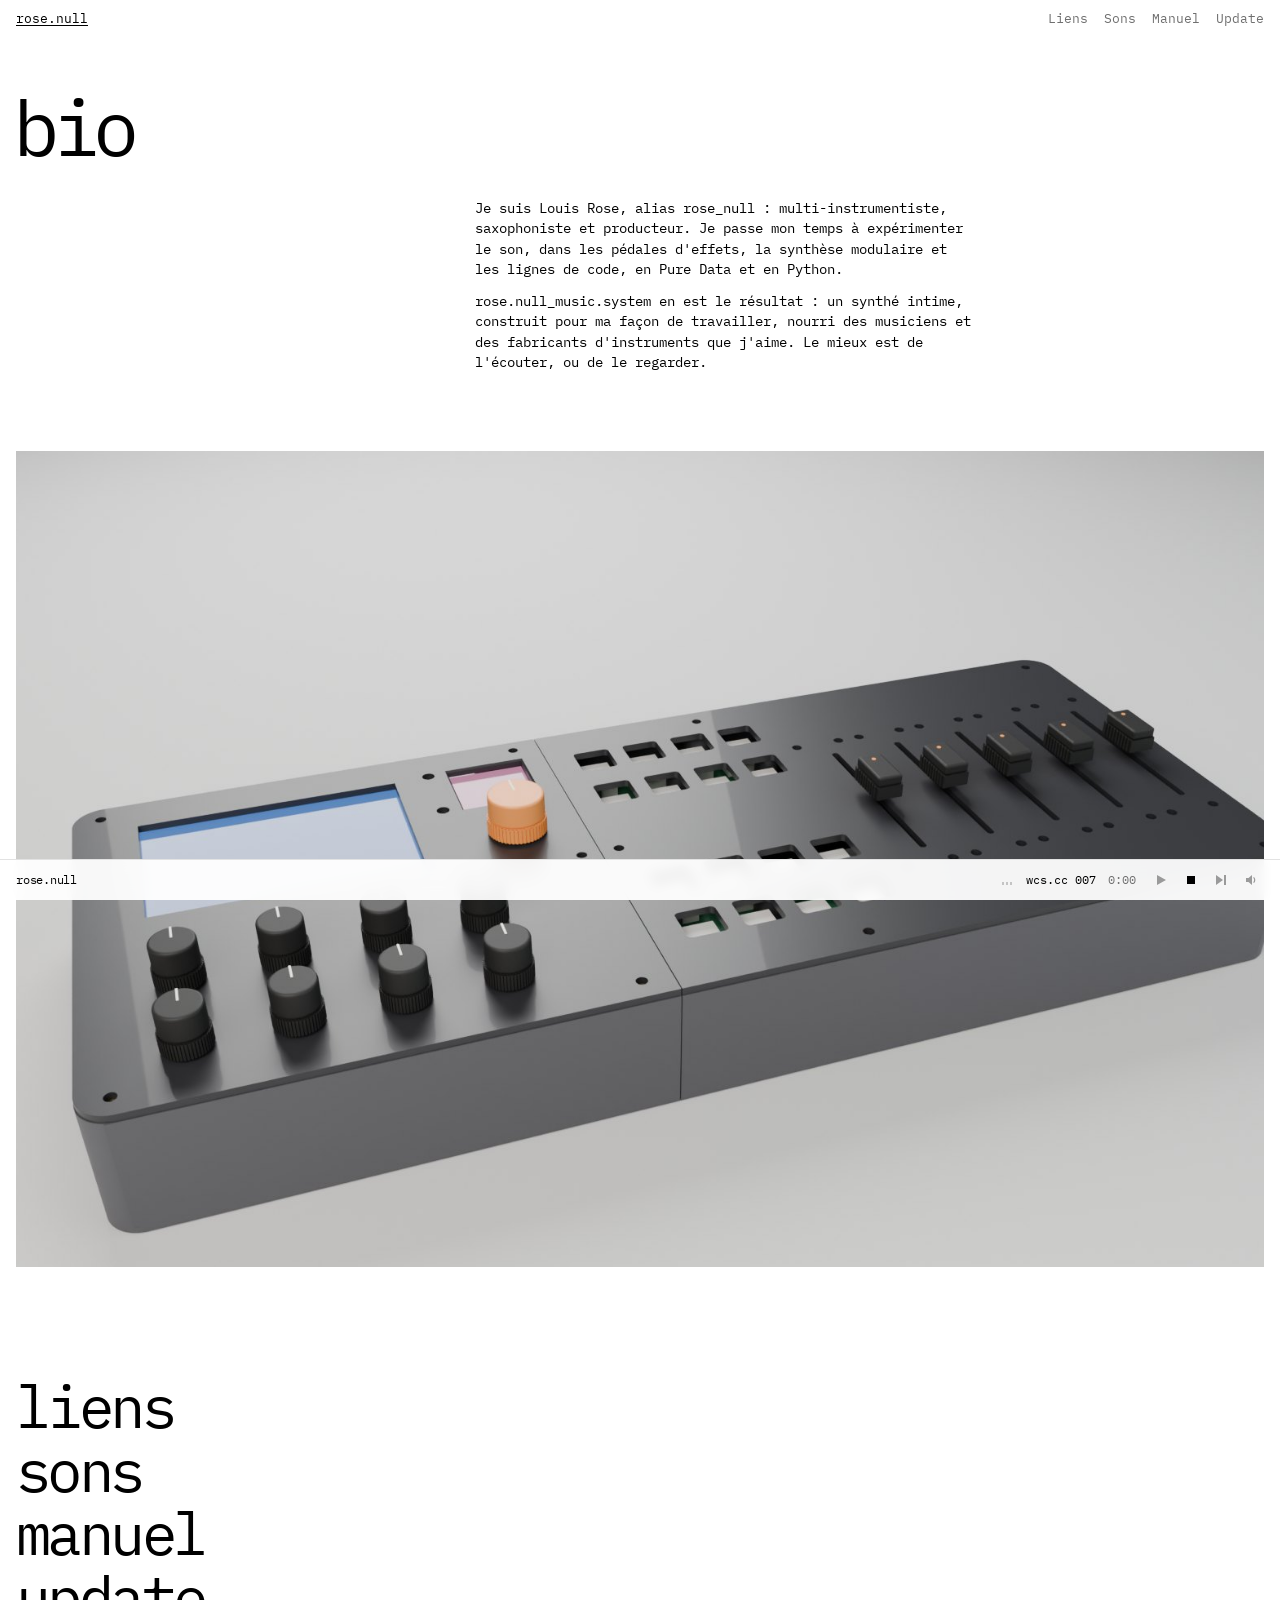
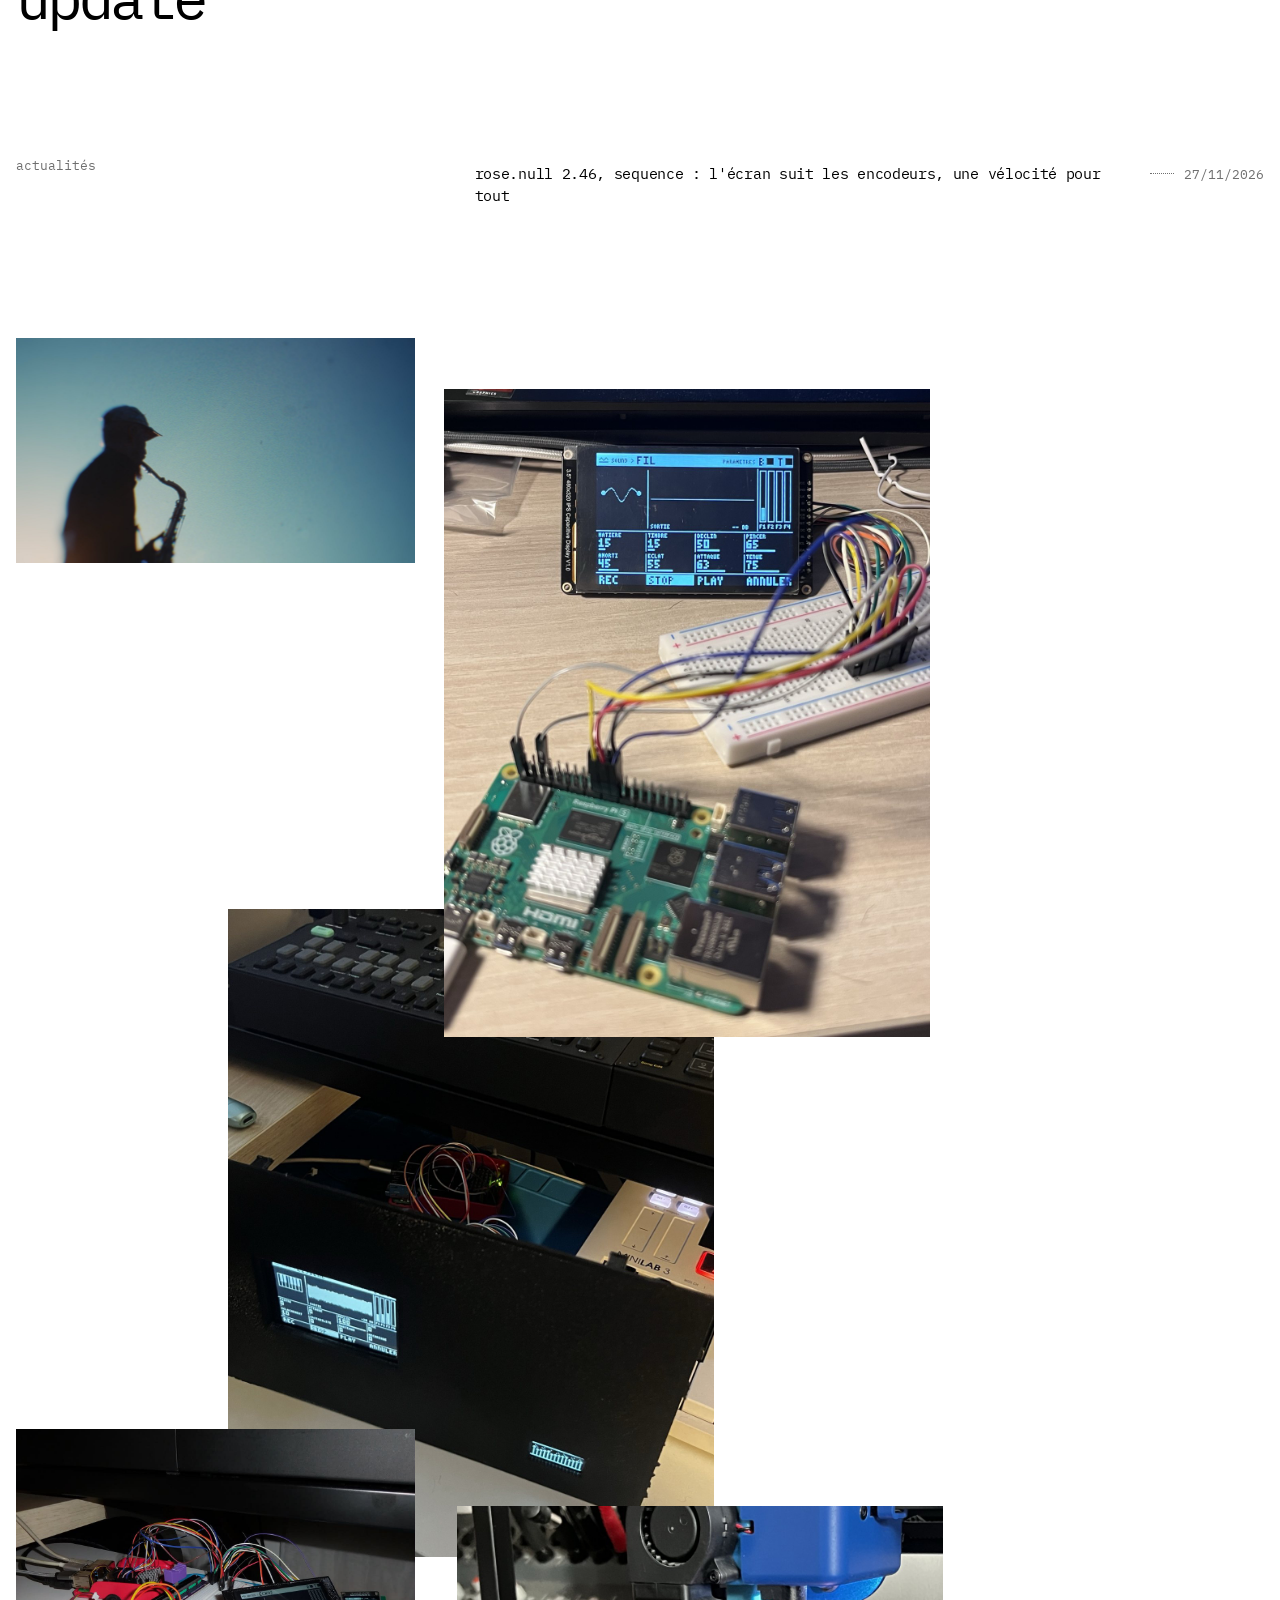
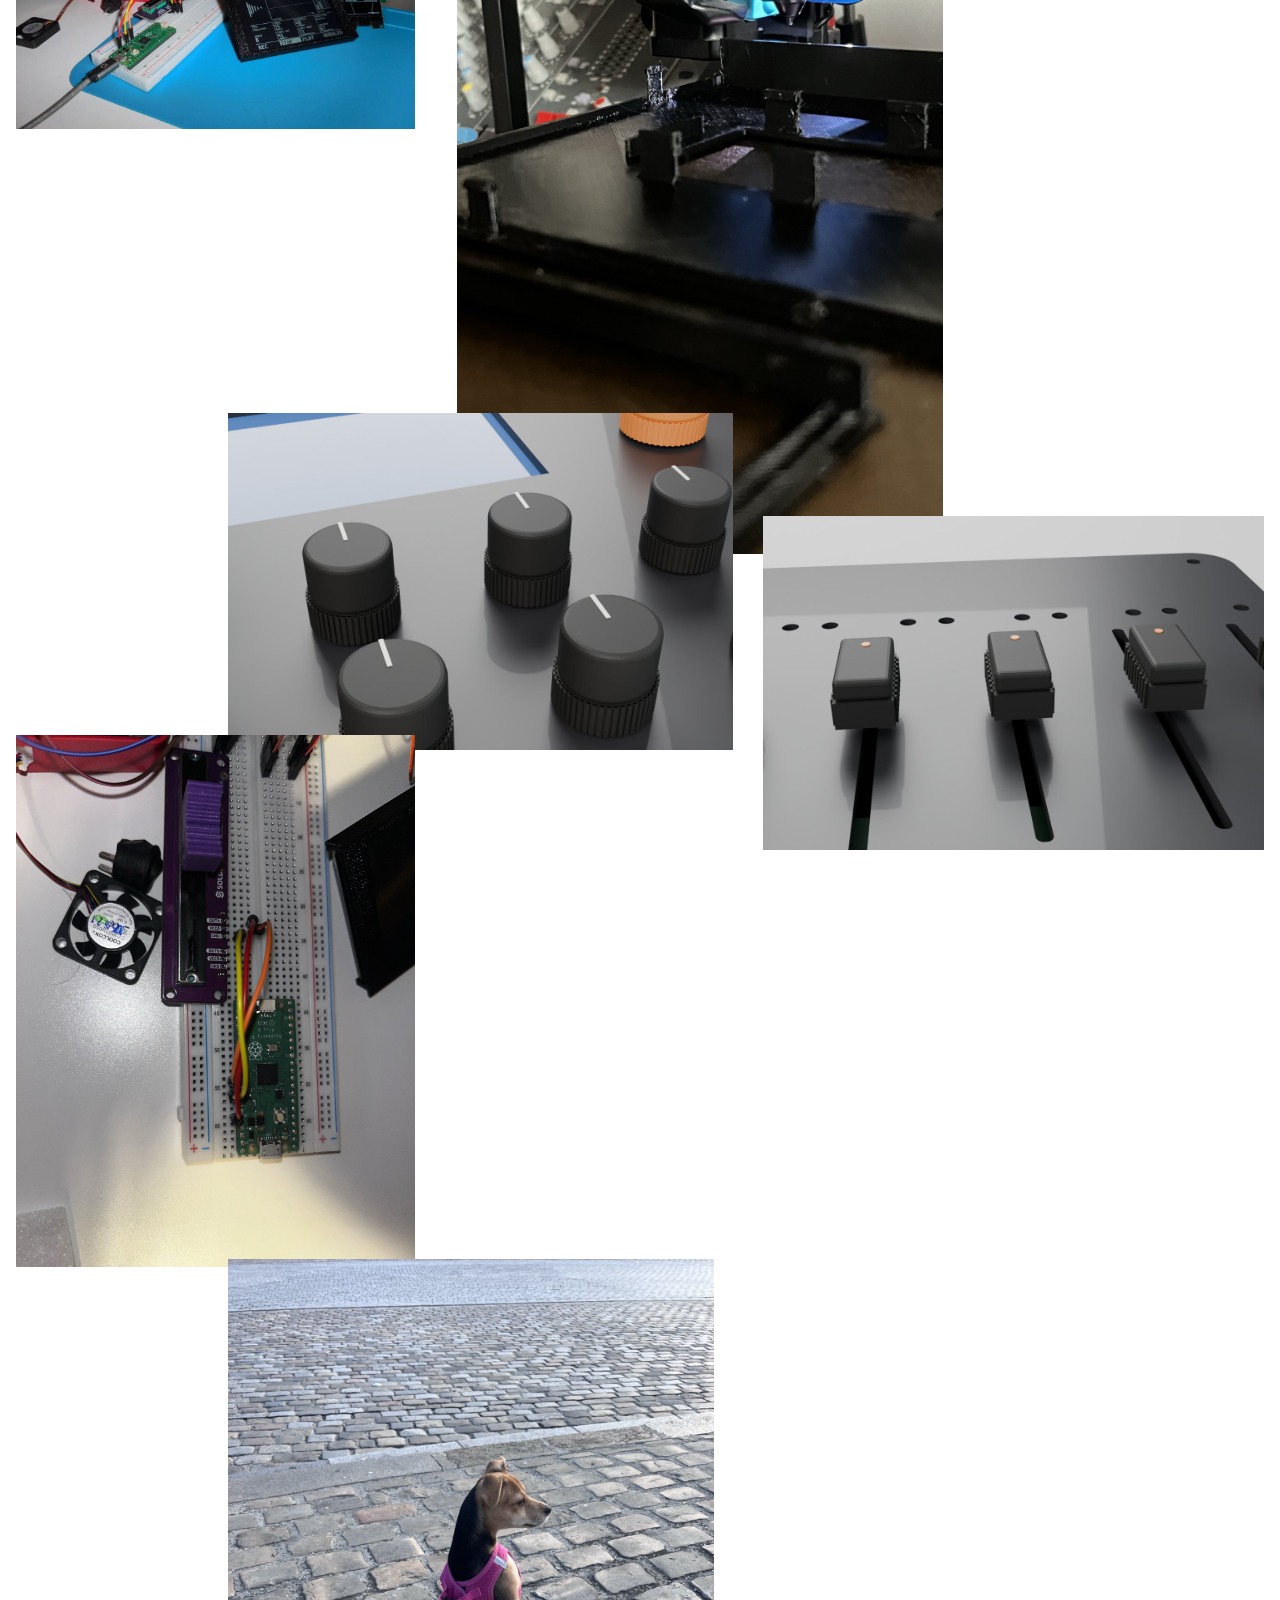
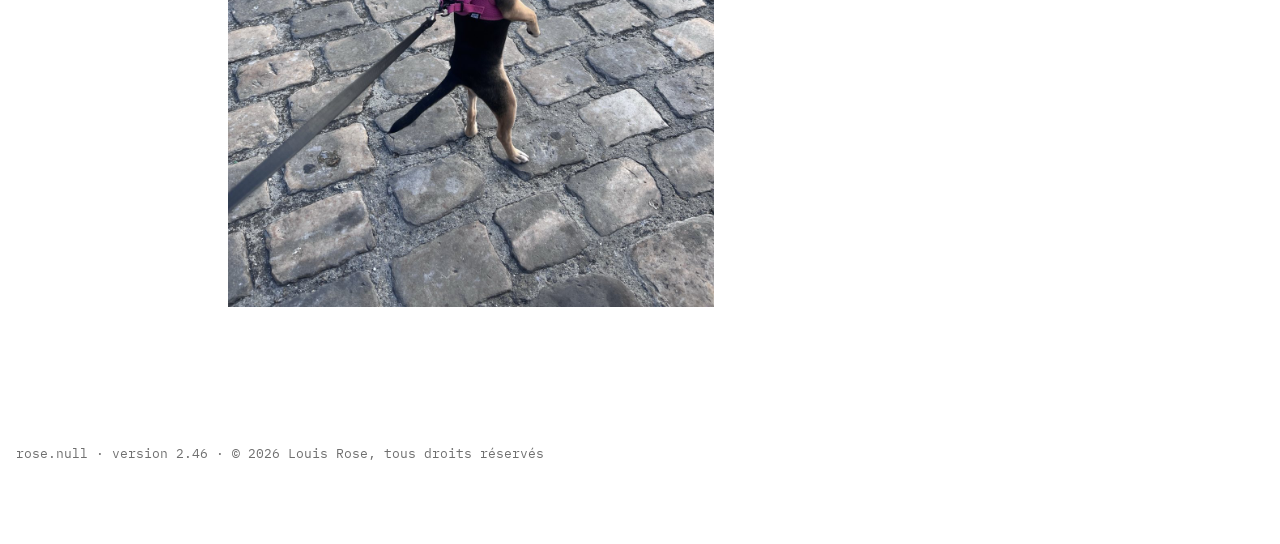
<file: index.html>
<!doctype html>
<html lang="fr">
<head>
<meta charset="utf-8">
<meta name="viewport" content="width=device-width, initial-scale=1, viewport-fit=cover">
<title>rose.null</title>
<meta name="description" content="rose.null : Louis Rose, musique et instrument en Pure Data.">
<meta name="robots" content="noai, noimageai">
<link rel="preconnect" href="https://fonts.googleapis.com"><link rel="preconnect" href="https://fonts.gstatic.com" crossorigin>
<link rel="stylesheet" href="https://fonts.googleapis.com/css2?family=IBM+Plex+Mono:ital,wght@0,400;0,600;1,400&display=swap">
<link rel="stylesheet" href="site.css?v=2c8cf4df">
</head>
<body>
<header class="haut"><nav aria-label="Pages"><a href="./" aria-current="page">rose.null</a><a href="./liens/">Liens</a><a href="./sons/">Sons</a><a href="./manuel/">Manuel</a><a href="./update/">Update</a></nav></header>
<style>
.barre-son { position: fixed; z-index: 30; left: 0; right: 0; bottom: 0; background: rgba(255,255,255,.94); -webkit-backdrop-filter: blur(6px); backdrop-filter: blur(6px);
  font-family: "IBM Plex Mono", ui-monospace, Consolas, monospace; font-size: 12px; color: #707070; box-shadow: 0 -1px 0 #e2e2e2;
  padding: 9px max(16px, env(safe-area-inset-right, 0px)) calc(9px + env(safe-area-inset-bottom, 0px)) max(16px, env(safe-area-inset-left, 0px)) }
.barre-son .fil { position: absolute; left: 0; top: -1px; height: 1px; width: 0; background: #ff5b1f; transition: width .25s linear }
.barre-son .in { max-width: 1320px; margin: 0 auto; display: flex; gap: 14px; align-items: center }
.barre-son .maison { color: #000; text-decoration: none; letter-spacing: -.02em }
.barre-son .maison:hover, .barre-son .maison:focus-visible { text-decoration: underline; text-underline-offset: 2px; outline: none }
.barre-son .lect { display: flex; align-items: center; gap: 12px; flex: 1; min-width: 0; justify-content: flex-end }
.barre-son .eq { display: inline-flex; gap: 2px; align-items: flex-end; height: 10px; width: 12px; flex: none }
.barre-son .eq i { display: block; width: 2px; height: 3px; background: #c4c4c4 }
.barre-son.joue .eq i { background: #000; animation: eq 0.9s ease-in-out infinite alternate }
.barre-son.joue .eq i:nth-child(2) { animation-duration: .7s } .barre-son.joue .eq i:nth-child(3) { animation-duration: 1.1s }
@keyframes eq { 0% { height: 2px } 100% { height: 10px } }
.barre-son .t { color: #000; min-width: 0; overflow: hidden; text-overflow: ellipsis; white-space: nowrap }
.barre-son .h { font-variant-numeric: tabular-nums; flex: none }
.barre-son .cmd { display: inline-flex; gap: 4px; flex: none }
.barre-son button { width: 26px; height: 22px; display: inline-grid; place-items: center; background: none; border: 0; padding: 0; color: #9a9a9a; cursor: pointer }
.barre-son button svg { width: 12px; height: 12px; fill: currentColor }
.barre-son button:hover, .barre-son button.on { color: #000 }
.barre-son button:focus-visible { outline: 1px solid #000 }
body { padding-bottom: calc(44px + env(safe-area-inset-bottom, 0px)) !important }
.ecran1 { height: calc(100svh - 44px - 40px - env(safe-area-inset-bottom, 0px)) !important }
@media (max-width: 520px) { .barre-son .h { display: none } }
@media (prefers-reduced-motion: reduce) { .barre-son.joue .eq i { animation: none; height: 7px } .barre-son .fil { transition: none } }
</style><div class="barre-son" role="region" aria-label="Accueil et son de fond"><span class="fil"></span><div class="in"><a class="maison" href="#" aria-label="Haut de la page">rose.null</a><div class="lect"><span class="eq" aria-hidden="true"><i></i><i></i><i></i></span><span class="t" aria-live="polite"></span><span class="h">0:00</span><span class="cmd"><button type="button" data-a="play" aria-label="Lecture" title="Lecture"><svg viewBox="0 0 12 12"><path d="M2 1l9 5-9 5z"/></svg></button><button type="button" data-a="stop" aria-label="Arrêt" title="Arrêt"><svg viewBox="0 0 12 12"><rect x="2" y="2" width="8" height="8"/></svg></button><button type="button" data-a="suivant" aria-label="Morceau suivant" title="Morceau suivant"><svg viewBox="0 0 12 12"><path d="M1 1l7 5-7 5z"/><rect x="9" y="1" width="2" height="10"/></svg></button><button type="button" data-a="muet" aria-label="Couper le son" title="Couper le son" aria-pressed="false"><svg viewBox="0 0 12 12"><path d="M1 4h2.5L7 1v10L3.5 8H1z"/><path d="M8.6 3.4a3.6 3.6 0 0 1 0 5.2" fill="none" stroke="currentColor" stroke-width="1.2"/></svg></button></span></div></div></div><script>(function () {
  var L = [{"f": "./medias/sons/wcs-cc-007.mp3", "t": "wcs.cc 007"}, {"f": "./medias/sons/wcs-cc-006.mp3", "t": "wcs.cc 006"}, {"f": "./medias/sons/wcs-cc-005.mp3", "t": "wcs.cc 005"}, {"f": "./medias/sons/wcs-cc-004.mp3", "t": "wcs.cc 004"}, {"f": "./medias/sons/vcs-cc-steam-004.mp3", "t": "vcs.cc steam 004"}, {"f": "./medias/sons/vcs-cc-reed-001.mp3", "t": "vcs.cc reed 001"}], z = document.querySelector('.barre-son'), t = z.querySelector('.t'), h = z.querySelector('.h'), fil = z.querySelector('.fil'), a = new Audio();
  a.preload = 'none'; a.volume = .55;
  function bt(n) { return z.querySelector('[data-a="' + n + '"]'); }
  function mn(x) { x = Math.max(0, Math.floor(x || 0)); return Math.floor(x / 60) + ':' + ('0' + x % 60).slice(-2); }
  var st = {}; try { st = JSON.parse(sessionStorage.getItem('rn-son-pos') || '{}'); } catch (e) {}
  var i = 0, reprise = st.t || 0, arret = false;
  try { arret = localStorage.getItem('rn-son') === 'off'; a.muted = localStorage.getItem('rn-son-muet') === '1'; } catch (e) {}
  function garde(k, v) { try { localStorage.setItem(k, v); } catch (e) {} }
  function charge(k) { i = (k + L.length) % L.length; a.src = L[i].f; t.textContent = L[i].t; h.textContent = '0:00'; fil.style.width = '0'; }
  function maj() { z.classList.toggle('joue', !a.paused); bt('play').classList.toggle('on', !a.paused); bt('stop').classList.toggle('on', a.paused);
    bt('muet').classList.toggle('on', a.muted); bt('muet').setAttribute('aria-pressed', String(a.muted)); }
  charge(st.i || 0); maj();
  a.addEventListener('loadedmetadata', function () { if (reprise && reprise < a.duration - 1) a.currentTime = reprise; reprise = 0; });
  a.addEventListener('timeupdate', function () { h.textContent = mn(a.currentTime) + (isFinite(a.duration) ? ' / ' + mn(a.duration) : '');
    fil.style.width = (isFinite(a.duration) && a.duration ? 100 * a.currentTime / a.duration : 0) + '%'; });
  a.addEventListener('ended', function () { charge(i + 1); a.play().catch(function () {}); });
  ['play', 'pause', 'volumechange'].forEach(function (ev) { a.addEventListener(ev, maj); });
  function lance() { if (!arret) a.play().catch(function () {}); }
  window.rnSon = { a: a, i: function () { return i; },
    joue: function (k, t) { arret = false; garde('rn-son', 'on'); if (k !== i) charge(k); if (t != null) { if (a.readyState > 0) a.currentTime = t; else reprise = t; } a.play().catch(function () {}); maj(); },
    stop: function () { arret = true; garde('rn-son', 'off'); a.pause(); a.currentTime = 0; maj(); } };
  function premier(e) { if (e.target.closest && e.target.closest('.barre-son button, [data-son]')) return;
    document.removeEventListener('pointerdown', premier, true); document.removeEventListener('keydown', premier, true); lance(); }
  document.addEventListener('pointerdown', premier, true); document.addEventListener('keydown', premier, true);
  lance();
  z.addEventListener('click', function (e) {
    var b = e.target.closest('button'); if (!b) return;
    var q = b.dataset.a;
    if (q === 'play') { arret = false; garde('rn-son', 'on'); a.play().catch(function () {}); }
    else if (q === 'stop') { arret = true; garde('rn-son', 'off'); a.pause(); a.currentTime = 0; }
    else if (q === 'suivant') { charge(i + 1); if (!arret) a.play().catch(function () {}); }
    else if (q === 'muet') { a.muted = !a.muted; garde('rn-son-muet', a.muted ? '1' : '0'); }
    maj();
  });
  window.addEventListener('pagehide', function () { try { sessionStorage.setItem('rn-son-pos', JSON.stringify({ i: i, t: a.currentTime })); } catch (e) {} });
})();</script><script>(function () {
  function media(e) { return e.target.closest && e.target.closest('img, video, audio, svg, .tab'); }
  document.addEventListener('contextmenu', function (e) { if (media(e)) e.preventDefault(); });
  document.addEventListener('dragstart', function (e) { if (media(e)) e.preventDefault(); });
})();</script>
<main class="acc">
<h1 class="cache">rose.null</h1>
<section class="sec" id="bio"><h2>bio</h2><div class="deux"><div></div><div><p>Je suis Louis Rose, alias rose_null : multi-instrumentiste, saxophoniste et producteur. Je passe mon temps à expérimenter le son, dans les pédales d&#x27;effets, la synthèse modulaire et les lignes de code, en Pure Data et en Python.</p><p>rose.null_music.system en est le résultat : un synthé intime, construit pour ma façon de travailler, nourri des musiciens et des fabricants d&#x27;instruments que j&#x27;aime. Le mieux est de l&#x27;écouter, ou de le regarder.</p></div></div></section>
<header class="ecran1"><figure class="photo"><a href="medias/boitier-3d-ensemble.jpg" target="_blank" rel="noopener" aria-label="Ouvrir en grand : Rendu 3D du boîtier rose.null, capuchons des boutons et des faders"><img src="medias/boitier-3d-ensemble.jpg" alt="Rendu 3D du boîtier rose.null, capuchons des boutons et des faders" loading="eager"></a></figure></header>
<nav class="ouv" aria-label="Pages"><ol class="sommaire"><li><a href="liens/" data-img="medias/liens/ecouter-01.jpg">liens</a></li><li><a href="sons/" data-img="">sons</a></li><li><a href="manuel/" data-img="[data-uri]">manuel</a></li><li><a href="update/" data-img="[data-uri]">update</a></li></ol></nav>
<section class="sec min" id="actualites"><div class="deux"><h2 class="etiq">actualités</h2><ol class="conduite"><li><a href="update/"><span class="k">rose.null 2.46, sequence : l&#x27;écran suit les encodeurs, une vélocité pour tout</span><span class="pt"></span><span class="v">27/11/2026</span></a></li></ol></div></section>
<section class="pose" aria-label="Images"><figure class="q1"><a href="medias/photo-sax.jpg" target="_blank" rel="noopener" aria-label="Ouvrir en grand : Silhouette au saxophone"><img src="medias/photo-sax.jpg" alt="Silhouette au saxophone" loading="lazy"></a></figure><figure class="q2"><a href="medias/prototype-ecran-pi5.jpg" target="_blank" rel="noopener" aria-label="Ouvrir en grand : Raspberry Pi 5 et écran 3,5 pouces"><img src="medias/prototype-ecran-pi5.jpg" alt="Raspberry Pi 5 et écran 3,5 pouces" loading="lazy"></a></figure><figure class="q3"><a href="medias/prototype-boitier.jpg" target="_blank" rel="noopener" aria-label="Ouvrir en grand : Le boîtier du prototype, écrans allumés, à côté du MiniLab 3"><img src="medias/prototype-boitier.jpg" alt="Le boîtier du prototype, écrans allumés, à côté du MiniLab 3" loading="lazy"></a></figure><figure class="q4"><a href="medias/prototype-montage-ecrans.jpg" target="_blank" rel="noopener" aria-label="Ouvrir en grand : Le montage complet : Raspberry Pi 5, Pico, fader, écran 3,5 pouces et écran 1,3 pouce"><img src="medias/prototype-montage-ecrans.jpg" alt="Le montage complet : Raspberry Pi 5, Pico, fader, écran 3,5 pouces et écran 1,3 pouce" loading="lazy"></a></figure><figure class="q5"><a href="medias/prototype-impression-3d.jpg" target="_blank" rel="noopener" aria-label="Ouvrir en grand : Impression 3D du boîtier"><img src="medias/prototype-impression-3d.jpg" alt="Impression 3D du boîtier" loading="lazy"></a></figure><figure class="q6"><a href="medias/boitier-3d-boutons.jpg" target="_blank" rel="noopener" aria-label="Ouvrir en grand : Rendu 3D, gros plan sur les boutons rotatifs crantés"><img src="medias/boitier-3d-boutons.jpg" alt="Rendu 3D, gros plan sur les boutons rotatifs crantés" loading="lazy"></a></figure><figure class="q7"><a href="medias/boitier-3d-faders.jpg" target="_blank" rel="noopener" aria-label="Ouvrir en grand : Rendu 3D, gros plan sur les capuchons striés des faders"><img src="medias/boitier-3d-faders.jpg" alt="Rendu 3D, gros plan sur les capuchons striés des faders" loading="lazy"></a></figure><figure class="q1"><a href="medias/prototype-fader-pico.jpg" target="_blank" rel="noopener" aria-label="Ouvrir en grand : Un fader relié au Raspberry Pi Pico, sur plaque d&#x27;essai"><img src="medias/prototype-fader-pico.jpg" alt="Un fader relié au Raspberry Pi Pico, sur plaque d&#x27;essai" loading="lazy"></a></figure><figure class="q2 vid"><a href="medias/video-glanes.mp4" target="_blank" rel="noopener" aria-label="Voir avec le son : Vidéo : LOOPER, les têtes GLANES sur la boucle"><video src="medias/video-glanes.mp4" autoplay muted loop playsinline preload="metadata" aria-hidden="true"></video></a></figure><figure class="q3"><a href="medias/photo-chien.jpg" target="_blank" rel="noopener" aria-label="Ouvrir en grand : Promenade"><img src="medias/photo-chien.jpg" alt="Promenade" loading="lazy"></a></figure></section>
</main>
<script>(function () {
  if (window.matchMedia('(prefers-reduced-motion: reduce)').matches) document.querySelectorAll('video').forEach(function (v) { v.removeAttribute('autoplay'); v.pause(); });
  if (!window.matchMedia('(hover: hover)').matches) return;
  var a = document.createElement('div'), im = document.createElement('img'); a.className = 'apercu'; im.alt = ''; a.appendChild(im); document.body.appendChild(a);
  var x = 0, y = 0, tx = 0, ty = 0, anime = false, doux = !window.matchMedia('(prefers-reduced-motion: reduce)').matches;
  function cible() { return innerWidth - a.offsetWidth / 2 - 24; }
  function pas() { tx += (x - tx) * (doux ? .2 : 1); ty += (y - ty) * (doux ? .2 : 1); a.style.left = tx + 'px'; a.style.top = ty + 'px';
    if (Math.abs(x - tx) + Math.abs(y - ty) > .5) requestAnimationFrame(pas); else anime = false; }
  document.querySelectorAll('[data-img]').forEach(function (l) {
    if (!l.dataset.img) return;
    l.addEventListener('mouseenter', function (e) { im.src = l.dataset.img; x = tx = cible(); y = ty = e.clientY; a.classList.add('on'); pas(); });
    l.addEventListener('mousemove', function (e) { y = e.clientY; x = cible(); if (!anime) { anime = true; requestAnimationFrame(pas); } });
    l.addEventListener('mouseleave', function () { a.classList.remove('on'); });
  });
})();</script>
<footer class="pied">rose.null · version 2.46 · © 2026 Louis Rose, tous droits réservés</footer>
</body>
</html>
</file>
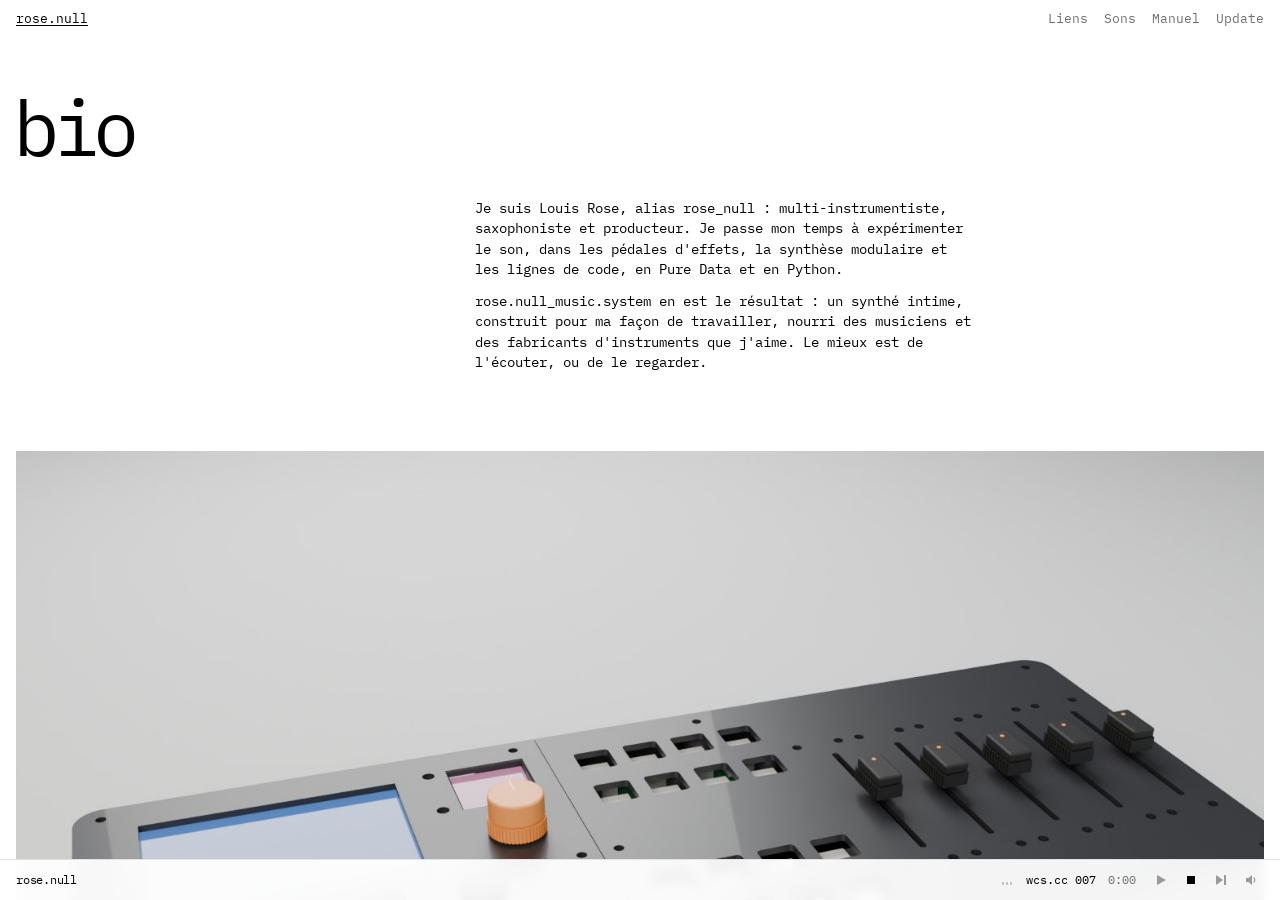
<file: instrument/index.html>
<!doctype html>
<html lang="fr"><head><meta charset="utf-8"><title>rose.null</title><meta http-equiv="refresh" content="0; url=../"><link rel="canonical" href="../"></head><body><a href="../">rose.null</a></body></html>
</file>
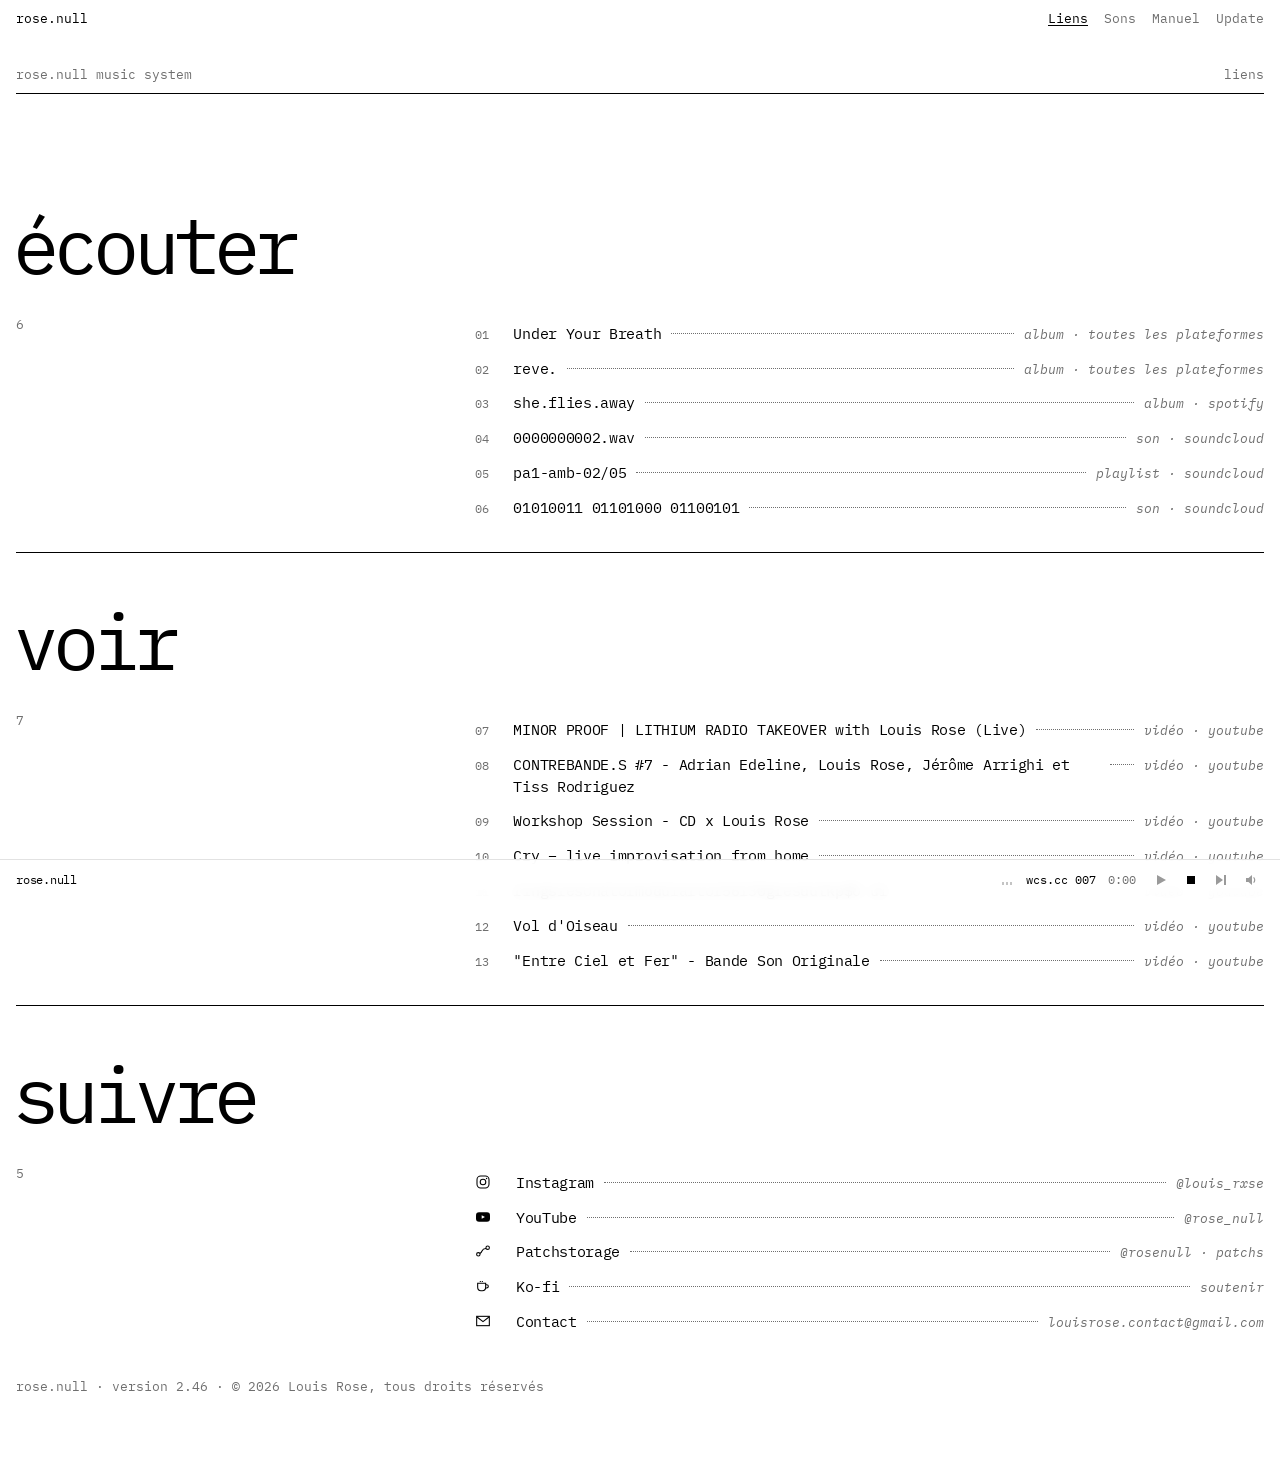
<file: liens/index.html>
<!doctype html>
<html lang="fr">
<head>
<meta charset="utf-8">
<meta name="viewport" content="width=device-width, initial-scale=1, viewport-fit=cover">
<title>rose.null · liens</title>
<meta name="description" content="rose.null : Louis Rose, musique et instrument en Pure Data.">
<meta name="robots" content="noai, noimageai">
<link rel="preconnect" href="https://fonts.googleapis.com"><link rel="preconnect" href="https://fonts.gstatic.com" crossorigin>
<link rel="stylesheet" href="https://fonts.googleapis.com/css2?family=IBM+Plex+Mono:ital,wght@0,400;0,600;1,400&display=swap">
<link rel="stylesheet" href="../site.css?v=2c8cf4df">
</head>
<body>
<header class="haut"><nav aria-label="Pages"><a href="../">rose.null</a><a href="../liens/" aria-current="page">Liens</a><a href="../sons/">Sons</a><a href="../manuel/">Manuel</a><a href="../update/">Update</a></nav></header>
<style>
.barre-son { position: fixed; z-index: 30; left: 0; right: 0; bottom: 0; background: rgba(255,255,255,.94); -webkit-backdrop-filter: blur(6px); backdrop-filter: blur(6px);
  font-family: "IBM Plex Mono", ui-monospace, Consolas, monospace; font-size: 12px; color: #707070; box-shadow: 0 -1px 0 #e2e2e2;
  padding: 9px max(16px, env(safe-area-inset-right, 0px)) calc(9px + env(safe-area-inset-bottom, 0px)) max(16px, env(safe-area-inset-left, 0px)) }
.barre-son .fil { position: absolute; left: 0; top: -1px; height: 1px; width: 0; background: #ff5b1f; transition: width .25s linear }
.barre-son .in { max-width: 1320px; margin: 0 auto; display: flex; gap: 14px; align-items: center }
.barre-son .maison { color: #000; text-decoration: none; letter-spacing: -.02em }
.barre-son .maison:hover, .barre-son .maison:focus-visible { text-decoration: underline; text-underline-offset: 2px; outline: none }
.barre-son .lect { display: flex; align-items: center; gap: 12px; flex: 1; min-width: 0; justify-content: flex-end }
.barre-son .eq { display: inline-flex; gap: 2px; align-items: flex-end; height: 10px; width: 12px; flex: none }
.barre-son .eq i { display: block; width: 2px; height: 3px; background: #c4c4c4 }
.barre-son.joue .eq i { background: #000; animation: eq 0.9s ease-in-out infinite alternate }
.barre-son.joue .eq i:nth-child(2) { animation-duration: .7s } .barre-son.joue .eq i:nth-child(3) { animation-duration: 1.1s }
@keyframes eq { 0% { height: 2px } 100% { height: 10px } }
.barre-son .t { color: #000; min-width: 0; overflow: hidden; text-overflow: ellipsis; white-space: nowrap }
.barre-son .h { font-variant-numeric: tabular-nums; flex: none }
.barre-son .cmd { display: inline-flex; gap: 4px; flex: none }
.barre-son button { width: 26px; height: 22px; display: inline-grid; place-items: center; background: none; border: 0; padding: 0; color: #9a9a9a; cursor: pointer }
.barre-son button svg { width: 12px; height: 12px; fill: currentColor }
.barre-son button:hover, .barre-son button.on { color: #000 }
.barre-son button:focus-visible { outline: 1px solid #000 }
body { padding-bottom: calc(44px + env(safe-area-inset-bottom, 0px)) !important }
.ecran1 { height: calc(100svh - 44px - 40px - env(safe-area-inset-bottom, 0px)) !important }
@media (max-width: 520px) { .barre-son .h { display: none } }
@media (prefers-reduced-motion: reduce) { .barre-son.joue .eq i { animation: none; height: 7px } .barre-son .fil { transition: none } }
</style><div class="barre-son" role="region" aria-label="Accueil et son de fond"><span class="fil"></span><div class="in"><a class="maison" href="../" aria-label="Accueil">rose.null</a><div class="lect"><span class="eq" aria-hidden="true"><i></i><i></i><i></i></span><span class="t" aria-live="polite"></span><span class="h">0:00</span><span class="cmd"><button type="button" data-a="play" aria-label="Lecture" title="Lecture"><svg viewBox="0 0 12 12"><path d="M2 1l9 5-9 5z"/></svg></button><button type="button" data-a="stop" aria-label="Arrêt" title="Arrêt"><svg viewBox="0 0 12 12"><rect x="2" y="2" width="8" height="8"/></svg></button><button type="button" data-a="suivant" aria-label="Morceau suivant" title="Morceau suivant"><svg viewBox="0 0 12 12"><path d="M1 1l7 5-7 5z"/><rect x="9" y="1" width="2" height="10"/></svg></button><button type="button" data-a="muet" aria-label="Couper le son" title="Couper le son" aria-pressed="false"><svg viewBox="0 0 12 12"><path d="M1 4h2.5L7 1v10L3.5 8H1z"/><path d="M8.6 3.4a3.6 3.6 0 0 1 0 5.2" fill="none" stroke="currentColor" stroke-width="1.2"/></svg></button></span></div></div></div><script>(function () {
  var L = [{"f": "../medias/sons/wcs-cc-007.mp3", "t": "wcs.cc 007"}, {"f": "../medias/sons/wcs-cc-006.mp3", "t": "wcs.cc 006"}, {"f": "../medias/sons/wcs-cc-005.mp3", "t": "wcs.cc 005"}, {"f": "../medias/sons/wcs-cc-004.mp3", "t": "wcs.cc 004"}, {"f": "../medias/sons/vcs-cc-steam-004.mp3", "t": "vcs.cc steam 004"}, {"f": "../medias/sons/vcs-cc-reed-001.mp3", "t": "vcs.cc reed 001"}], z = document.querySelector('.barre-son'), t = z.querySelector('.t'), h = z.querySelector('.h'), fil = z.querySelector('.fil'), a = new Audio();
  a.preload = 'none'; a.volume = .55;
  function bt(n) { return z.querySelector('[data-a="' + n + '"]'); }
  function mn(x) { x = Math.max(0, Math.floor(x || 0)); return Math.floor(x / 60) + ':' + ('0' + x % 60).slice(-2); }
  var st = {}; try { st = JSON.parse(sessionStorage.getItem('rn-son-pos') || '{}'); } catch (e) {}
  var i = 0, reprise = st.t || 0, arret = false;
  try { arret = localStorage.getItem('rn-son') === 'off'; a.muted = localStorage.getItem('rn-son-muet') === '1'; } catch (e) {}
  function garde(k, v) { try { localStorage.setItem(k, v); } catch (e) {} }
  function charge(k) { i = (k + L.length) % L.length; a.src = L[i].f; t.textContent = L[i].t; h.textContent = '0:00'; fil.style.width = '0'; }
  function maj() { z.classList.toggle('joue', !a.paused); bt('play').classList.toggle('on', !a.paused); bt('stop').classList.toggle('on', a.paused);
    bt('muet').classList.toggle('on', a.muted); bt('muet').setAttribute('aria-pressed', String(a.muted)); }
  charge(st.i || 0); maj();
  a.addEventListener('loadedmetadata', function () { if (reprise && reprise < a.duration - 1) a.currentTime = reprise; reprise = 0; });
  a.addEventListener('timeupdate', function () { h.textContent = mn(a.currentTime) + (isFinite(a.duration) ? ' / ' + mn(a.duration) : '');
    fil.style.width = (isFinite(a.duration) && a.duration ? 100 * a.currentTime / a.duration : 0) + '%'; });
  a.addEventListener('ended', function () { charge(i + 1); a.play().catch(function () {}); });
  ['play', 'pause', 'volumechange'].forEach(function (ev) { a.addEventListener(ev, maj); });
  function lance() { if (!arret) a.play().catch(function () {}); }
  window.rnSon = { a: a, i: function () { return i; },
    joue: function (k, t) { arret = false; garde('rn-son', 'on'); if (k !== i) charge(k); if (t != null) { if (a.readyState > 0) a.currentTime = t; else reprise = t; } a.play().catch(function () {}); maj(); },
    stop: function () { arret = true; garde('rn-son', 'off'); a.pause(); a.currentTime = 0; maj(); } };
  function premier(e) { if (e.target.closest && e.target.closest('.barre-son button, [data-son]')) return;
    document.removeEventListener('pointerdown', premier, true); document.removeEventListener('keydown', premier, true); lance(); }
  document.addEventListener('pointerdown', premier, true); document.addEventListener('keydown', premier, true);
  lance();
  z.addEventListener('click', function (e) {
    var b = e.target.closest('button'); if (!b) return;
    var q = b.dataset.a;
    if (q === 'play') { arret = false; garde('rn-son', 'on'); a.play().catch(function () {}); }
    else if (q === 'stop') { arret = true; garde('rn-son', 'off'); a.pause(); a.currentTime = 0; }
    else if (q === 'suivant') { charge(i + 1); if (!arret) a.play().catch(function () {}); }
    else if (q === 'muet') { a.muted = !a.muted; garde('rn-son-muet', a.muted ? '1' : '0'); }
    maj();
  });
  window.addEventListener('pagehide', function () { try { sessionStorage.setItem('rn-son-pos', JSON.stringify({ i: i, t: a.currentTime })); } catch (e) {} });
})();</script><script>(function () {
  function media(e) { return e.target.closest && e.target.closest('img, video, audio, svg, .tab'); }
  document.addEventListener('contextmenu', function (e) { if (media(e)) e.preventDefault(); });
  document.addEventListener('dragstart', function (e) { if (media(e)) e.preventDefault(); });
})();</script>
<main class="acc cl"><header class="ouv"><div class="titre"><span>rose.null music system</span><span>liens</span></div></header><section class="sec" id="ecouter"><h2>écouter</h2><div class="deux"><div class="compte">6</div><ol class="conduite"><li><a href="https://wiseband.lnk.to/Louis-Rose-Under-Your-Breath" target="_blank" rel="noopener" data-img="../medias/liens/ecouter-01.jpg"><img class="mini" src="../medias/liens/ecouter-01.jpg" alt="" loading="lazy"><span class="n">01</span><span class="k">Under Your Breath</span><span class="pt"></span><span class="v">album · toutes les plateformes</span></a></li><li><a href="https://wiseband.lnk.to/Louis-Rose-Reve" target="_blank" rel="noopener" data-img="../medias/liens/ecouter-02.jpg"><img class="mini" src="../medias/liens/ecouter-02.jpg" alt="" loading="lazy"><span class="n">02</span><span class="k">reve.</span><span class="pt"></span><span class="v">album · toutes les plateformes</span></a></li><li><a href="https://open.spotify.com/album/2pQdycSKEVWtxP9p01B2Eg" target="_blank" rel="noopener" data-img="../medias/liens/ecouter-03.jpg"><img class="mini" src="../medias/liens/ecouter-03.jpg" alt="" loading="lazy"><span class="n">03</span><span class="k">she.flies.away</span><span class="pt"></span><span class="v">album · spotify</span></a></li><li><a href="https://soundcloud.com/roz_wav/0000000002-wav/s-NcJSTJiJFvF" target="_blank" rel="noopener" data-img="../medias/liens/ecouter-04.jpg"><img class="mini" src="../medias/liens/ecouter-04.jpg" alt="" loading="lazy"><span class="n">04</span><span class="k">0000000002.wav</span><span class="pt"></span><span class="v">son · soundcloud</span></a></li><li><a href="https://on.soundcloud.com/xUKjg" target="_blank" rel="noopener" data-img="../medias/liens/ecouter-05.jpg"><img class="mini" src="../medias/liens/ecouter-05.jpg" alt="" loading="lazy"><span class="n">05</span><span class="k">pa1-amb-02/05</span><span class="pt"></span><span class="v">playlist · soundcloud</span></a></li><li><a href="https://on.soundcloud.com/5Zbcq" target="_blank" rel="noopener" data-img="../medias/liens/ecouter-06.jpg"><img class="mini" src="../medias/liens/ecouter-06.jpg" alt="" loading="lazy"><span class="n">06</span><span class="k">01010011 01101000 01100101</span><span class="pt"></span><span class="v">son · soundcloud</span></a></li></ol></div></section><section class="sec" id="voir"><h2>voir</h2><div class="deux"><div class="compte">7</div><ol class="conduite"><li><a href="https://youtu.be/lThWjvvy2ps" target="_blank" rel="noopener" data-img="../medias/liens/voir-lithium.jpg"><img class="mini" src="../medias/liens/voir-lithium.jpg" alt="" loading="lazy"><span class="n">07</span><span class="k">MINOR PROOF | LITHIUM RADIO TAKEOVER with Louis Rose (Live)</span><span class="pt"></span><span class="v">vidéo · youtube</span></a></li><li><a href="https://youtu.be/beuMTz0OjAU" target="_blank" rel="noopener" data-img="../medias/liens/voir-01.jpg"><img class="mini" src="../medias/liens/voir-01.jpg" alt="" loading="lazy"><span class="n">08</span><span class="k">CONTREBANDE.S #7 - Adrian Edeline, Louis Rose, Jérôme Arrighi et Tiss Rodriguez</span><span class="pt"></span><span class="v">vidéo · youtube</span></a></li><li><a href="https://youtu.be/G1isDBr96nM" target="_blank" rel="noopener" data-img="../medias/liens/voir-02.jpg"><img class="mini" src="../medias/liens/voir-02.jpg" alt="" loading="lazy"><span class="n">09</span><span class="k">Workshop Session - CD x Louis Rose</span><span class="pt"></span><span class="v">vidéo · youtube</span></a></li><li><a href="https://youtu.be/o_cm3tb6vTU" target="_blank" rel="noopener" data-img="../medias/liens/voir-03.jpg"><img class="mini" src="../medias/liens/voir-03.jpg" alt="" loading="lazy"><span class="n">10</span><span class="k">Cry – live improvisation from home</span><span class="pt"></span><span class="v">vidéo · youtube</span></a></li><li><a href="https://youtu.be/4NwN6RnWmxk" target="_blank" rel="noopener" data-img="../medias/liens/voir-04.jpg"><img class="mini" src="../medias/liens/voir-04.jpg" alt="" loading="lazy"><span class="n">11</span><span class="k">ringsresonatormodulartor56130gresdutkp$ô ùl</span><span class="pt"></span><span class="v">vidéo · youtube</span></a></li><li><a href="https://youtu.be/GWH1PYqa84I" target="_blank" rel="noopener" data-img="../medias/liens/voir-05.jpg"><img class="mini" src="../medias/liens/voir-05.jpg" alt="" loading="lazy"><span class="n">12</span><span class="k">Vol d&#x27;Oiseau</span><span class="pt"></span><span class="v">vidéo · youtube</span></a></li><li><a href="https://youtu.be/sKUCd3Rd_w4" target="_blank" rel="noopener" data-img="../medias/liens/voir-06.jpg"><img class="mini" src="../medias/liens/voir-06.jpg" alt="" loading="lazy"><span class="n">13</span><span class="k">&quot;Entre Ciel et Fer&quot; - Bande Son Originale</span><span class="pt"></span><span class="v">vidéo · youtube</span></a></li></ol></div></section><section class="sec" id="suivre"><h2>suivre</h2><div class="deux"><div class="compte">5</div><ol class="conduite"><li><a href="https://www.instagram.com/louis_rxse/" target="_blank" rel="noopener" data-img=""><span class="ic"><svg viewBox="0 0 24 24" aria-hidden="true"><rect x="3" y="3" width="18" height="18" rx="5.5" fill="none" stroke="currentColor" stroke-width="1.6"/><circle cx="12" cy="12" r="4.2" fill="none" stroke="currentColor" stroke-width="1.6"/><circle cx="17.4" cy="6.6" r="1.1" fill="currentColor"/></svg></span><span class="k">Instagram</span><span class="pt"></span><span class="v">@louis_rxse</span></a></li><li><a href="https://www.youtube.com/@rose_null" target="_blank" rel="noopener" data-img=""><span class="ic"><svg viewBox="0 0 24 24" aria-hidden="true"><rect x="1.5" y="5" width="21" height="14" rx="4.5" fill="currentColor"/><path d="M10 9.2v5.6l4.9-2.8z" fill="#fff"/></svg></span><span class="k">YouTube</span><span class="pt"></span><span class="v">@rose_null</span></a></li><li><a href="https://patchstorage.com/author/rosenull/" target="_blank" rel="noopener" data-img=""><span class="ic"><svg viewBox="0 0 24 24" aria-hidden="true"><circle cx="5" cy="17" r="2.6" fill="none" stroke="currentColor" stroke-width="1.6"/><circle cx="19" cy="7" r="2.6" fill="none" stroke="currentColor" stroke-width="1.6"/><path d="M7.4 15.6C12 14 9 8 16.6 8.4" fill="none" stroke="currentColor" stroke-width="1.6"/></svg></span><span class="k">Patchstorage</span><span class="pt"></span><span class="v">@rosenull · patchs</span></a></li><li><a href="https://ko-fi.com/rosenull" target="_blank" rel="noopener" data-img=""><span class="ic"><svg viewBox="0 0 24 24" aria-hidden="true"><path d="M4 8h12v6a5 5 0 0 1-5 5H9a5 5 0 0 1-5-5z" fill="none" stroke="currentColor" stroke-width="1.6"/><path d="M16 10h1.5a2.5 2.5 0 0 1 0 5H16" fill="none" stroke="currentColor" stroke-width="1.6"/><path d="M8 4.5v1.5M11 4.5v1.5" stroke="currentColor" stroke-width="1.6"/></svg></span><span class="k">Ko-fi</span><span class="pt"></span><span class="v">soutenir</span></a></li><li><a href="mailto:louisrose.contact@gmail.com" data-img=""><span class="ic"><svg viewBox="0 0 24 24" aria-hidden="true"><rect x="2.5" y="5" width="19" height="14" fill="none" stroke="currentColor" stroke-width="1.6"/><path d="M3 6l9 7 9-7" fill="none" stroke="currentColor" stroke-width="1.6"/></svg></span><span class="k">Contact</span><span class="pt"></span><span class="v">louisrose.contact@gmail.com</span></a></li></ol></div></section></main>
<script>(function () {
  if (window.matchMedia('(prefers-reduced-motion: reduce)').matches) document.querySelectorAll('video').forEach(function (v) { v.removeAttribute('autoplay'); v.pause(); });
  if (!window.matchMedia('(hover: hover)').matches) return;
  var a = document.createElement('div'), im = document.createElement('img'); a.className = 'apercu'; im.alt = ''; a.appendChild(im); document.body.appendChild(a);
  var x = 0, y = 0, tx = 0, ty = 0, anime = false, doux = !window.matchMedia('(prefers-reduced-motion: reduce)').matches;
  function cible() { return innerWidth - a.offsetWidth / 2 - 24; }
  function pas() { tx += (x - tx) * (doux ? .2 : 1); ty += (y - ty) * (doux ? .2 : 1); a.style.left = tx + 'px'; a.style.top = ty + 'px';
    if (Math.abs(x - tx) + Math.abs(y - ty) > .5) requestAnimationFrame(pas); else anime = false; }
  document.querySelectorAll('[data-img]').forEach(function (l) {
    if (!l.dataset.img) return;
    l.addEventListener('mouseenter', function (e) { im.src = l.dataset.img; x = tx = cible(); y = ty = e.clientY; a.classList.add('on'); pas(); });
    l.addEventListener('mousemove', function (e) { y = e.clientY; x = cible(); if (!anime) { anime = true; requestAnimationFrame(pas); } });
    l.addEventListener('mouseleave', function () { a.classList.remove('on'); });
  });
})();</script>
<footer class="pied">rose.null · version 2.46 · © 2026 Louis Rose, tous droits réservés</footer>
</body>
</html>
</file>
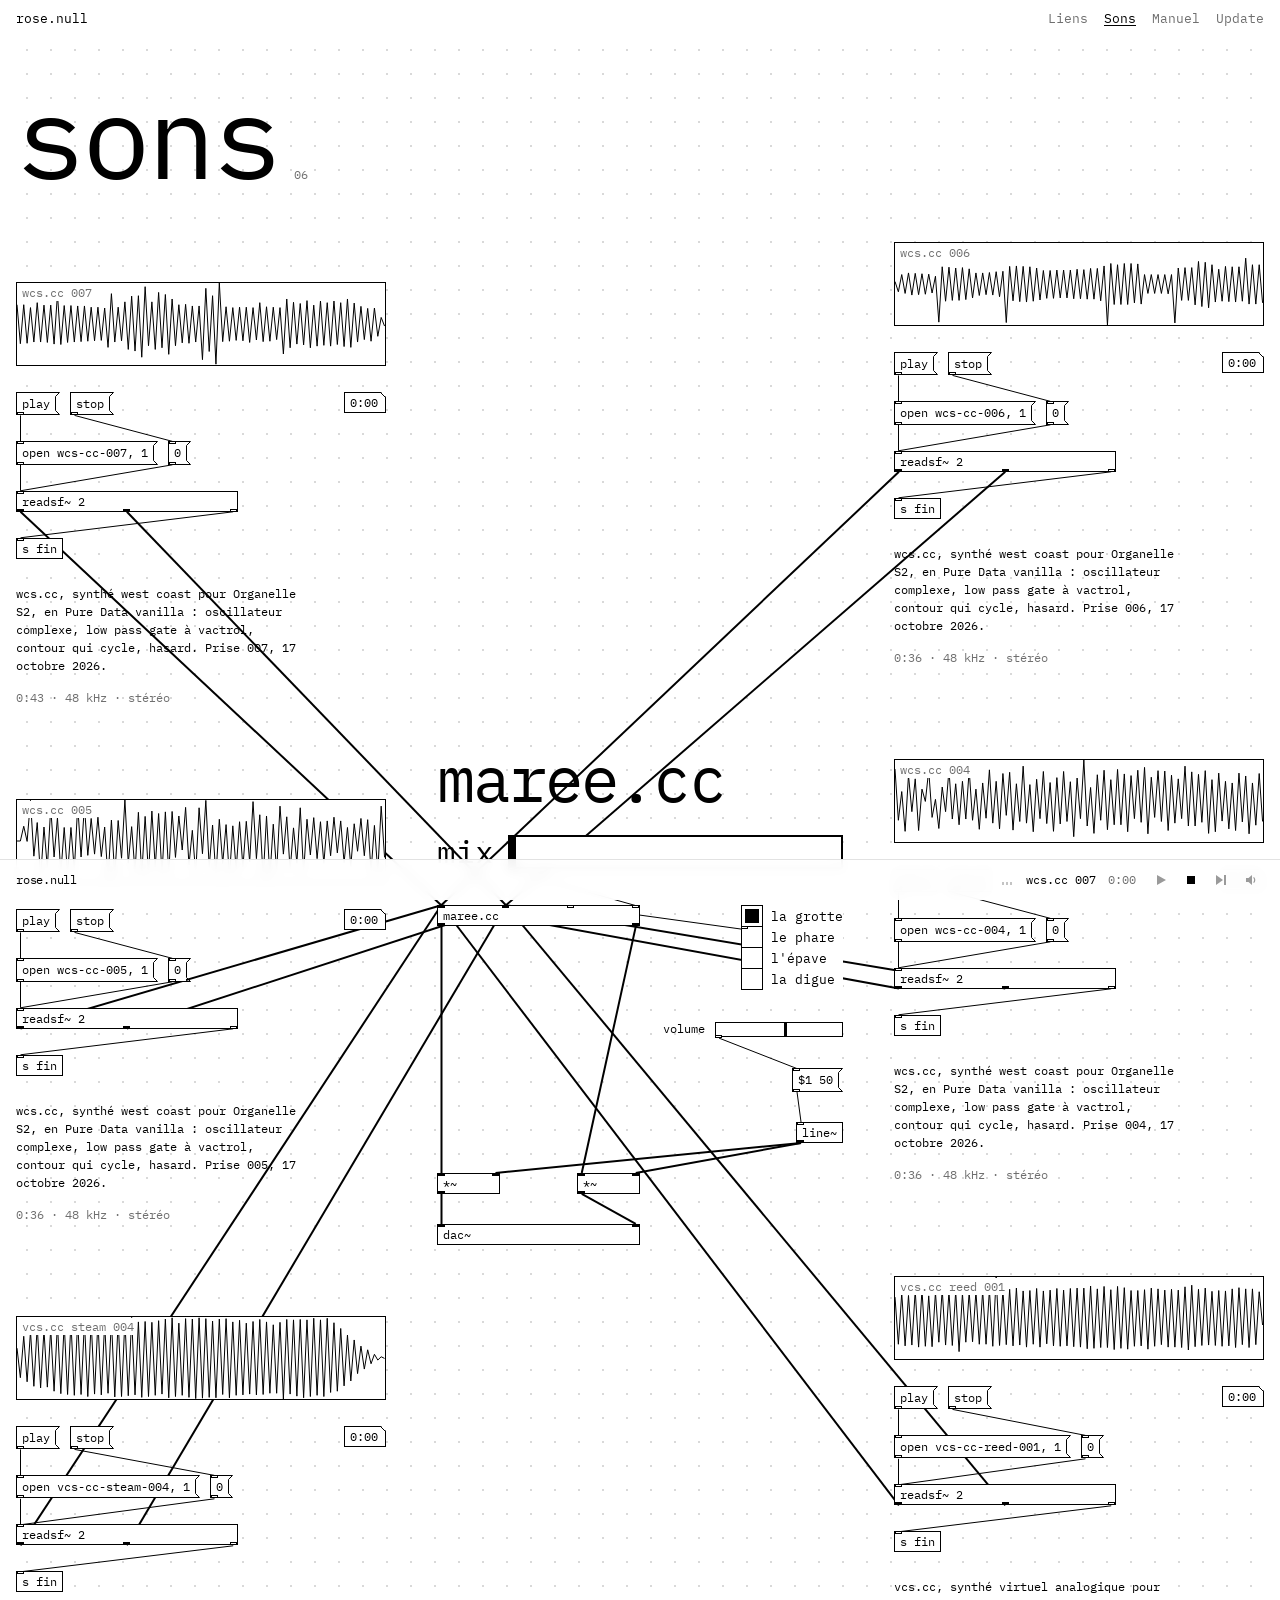
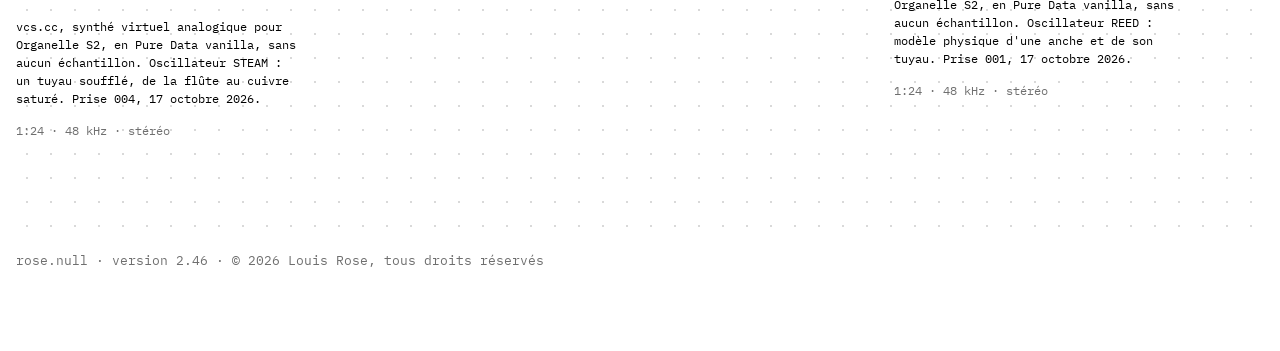
<file: sons/index.html>
<!doctype html>
<html lang="fr">
<head>
<meta charset="utf-8">
<meta name="viewport" content="width=device-width, initial-scale=1, viewport-fit=cover">
<title>rose.null · sons</title>
<meta name="description" content="rose.null : Louis Rose, musique et instrument en Pure Data.">
<meta name="robots" content="noai, noimageai">
<link rel="preconnect" href="https://fonts.googleapis.com"><link rel="preconnect" href="https://fonts.gstatic.com" crossorigin>
<link rel="stylesheet" href="https://fonts.googleapis.com/css2?family=IBM+Plex+Mono:ital,wght@0,400;0,600;1,400&display=swap">
<link rel="stylesheet" href="../site.css?v=2c8cf4df">
</head>
<body>
<header class="haut"><nav aria-label="Pages"><a href="../">rose.null</a><a href="../liens/">Liens</a><a href="../sons/" aria-current="page">Sons</a><a href="../manuel/">Manuel</a><a href="../update/">Update</a></nav></header>
<style>
.barre-son { position: fixed; z-index: 30; left: 0; right: 0; bottom: 0; background: rgba(255,255,255,.94); -webkit-backdrop-filter: blur(6px); backdrop-filter: blur(6px);
  font-family: "IBM Plex Mono", ui-monospace, Consolas, monospace; font-size: 12px; color: #707070; box-shadow: 0 -1px 0 #e2e2e2;
  padding: 9px max(16px, env(safe-area-inset-right, 0px)) calc(9px + env(safe-area-inset-bottom, 0px)) max(16px, env(safe-area-inset-left, 0px)) }
.barre-son .fil { position: absolute; left: 0; top: -1px; height: 1px; width: 0; background: #ff5b1f; transition: width .25s linear }
.barre-son .in { max-width: 1320px; margin: 0 auto; display: flex; gap: 14px; align-items: center }
.barre-son .maison { color: #000; text-decoration: none; letter-spacing: -.02em }
.barre-son .maison:hover, .barre-son .maison:focus-visible { text-decoration: underline; text-underline-offset: 2px; outline: none }
.barre-son .lect { display: flex; align-items: center; gap: 12px; flex: 1; min-width: 0; justify-content: flex-end }
.barre-son .eq { display: inline-flex; gap: 2px; align-items: flex-end; height: 10px; width: 12px; flex: none }
.barre-son .eq i { display: block; width: 2px; height: 3px; background: #c4c4c4 }
.barre-son.joue .eq i { background: #000; animation: eq 0.9s ease-in-out infinite alternate }
.barre-son.joue .eq i:nth-child(2) { animation-duration: .7s } .barre-son.joue .eq i:nth-child(3) { animation-duration: 1.1s }
@keyframes eq { 0% { height: 2px } 100% { height: 10px } }
.barre-son .t { color: #000; min-width: 0; overflow: hidden; text-overflow: ellipsis; white-space: nowrap }
.barre-son .h { font-variant-numeric: tabular-nums; flex: none }
.barre-son .cmd { display: inline-flex; gap: 4px; flex: none }
.barre-son button { width: 26px; height: 22px; display: inline-grid; place-items: center; background: none; border: 0; padding: 0; color: #9a9a9a; cursor: pointer }
.barre-son button svg { width: 12px; height: 12px; fill: currentColor }
.barre-son button:hover, .barre-son button.on { color: #000 }
.barre-son button:focus-visible { outline: 1px solid #000 }
body { padding-bottom: calc(44px + env(safe-area-inset-bottom, 0px)) !important }
.ecran1 { height: calc(100svh - 44px - 40px - env(safe-area-inset-bottom, 0px)) !important }
@media (max-width: 520px) { .barre-son .h { display: none } }
@media (prefers-reduced-motion: reduce) { .barre-son.joue .eq i { animation: none; height: 7px } .barre-son .fil { transition: none } }
</style><div class="barre-son" role="region" aria-label="Accueil et son de fond"><span class="fil"></span><div class="in"><a class="maison" href="../" aria-label="Accueil">rose.null</a><div class="lect"><span class="eq" aria-hidden="true"><i></i><i></i><i></i></span><span class="t" aria-live="polite"></span><span class="h">0:00</span><span class="cmd"><button type="button" data-a="play" aria-label="Lecture" title="Lecture"><svg viewBox="0 0 12 12"><path d="M2 1l9 5-9 5z"/></svg></button><button type="button" data-a="stop" aria-label="Arrêt" title="Arrêt"><svg viewBox="0 0 12 12"><rect x="2" y="2" width="8" height="8"/></svg></button><button type="button" data-a="suivant" aria-label="Morceau suivant" title="Morceau suivant"><svg viewBox="0 0 12 12"><path d="M1 1l7 5-7 5z"/><rect x="9" y="1" width="2" height="10"/></svg></button><button type="button" data-a="muet" aria-label="Couper le son" title="Couper le son" aria-pressed="false"><svg viewBox="0 0 12 12"><path d="M1 4h2.5L7 1v10L3.5 8H1z"/><path d="M8.6 3.4a3.6 3.6 0 0 1 0 5.2" fill="none" stroke="currentColor" stroke-width="1.2"/></svg></button></span></div></div></div><script>(function () {
  var L = [{"f": "../medias/sons/wcs-cc-007.mp3", "t": "wcs.cc 007"}, {"f": "../medias/sons/wcs-cc-006.mp3", "t": "wcs.cc 006"}, {"f": "../medias/sons/wcs-cc-005.mp3", "t": "wcs.cc 005"}, {"f": "../medias/sons/wcs-cc-004.mp3", "t": "wcs.cc 004"}, {"f": "../medias/sons/vcs-cc-steam-004.mp3", "t": "vcs.cc steam 004"}, {"f": "../medias/sons/vcs-cc-reed-001.mp3", "t": "vcs.cc reed 001"}], z = document.querySelector('.barre-son'), t = z.querySelector('.t'), h = z.querySelector('.h'), fil = z.querySelector('.fil'), a = new Audio();
  a.preload = 'none'; a.volume = .55;
  function bt(n) { return z.querySelector('[data-a="' + n + '"]'); }
  function mn(x) { x = Math.max(0, Math.floor(x || 0)); return Math.floor(x / 60) + ':' + ('0' + x % 60).slice(-2); }
  var st = {}; try { st = JSON.parse(sessionStorage.getItem('rn-son-pos') || '{}'); } catch (e) {}
  var i = 0, reprise = st.t || 0, arret = false;
  try { arret = localStorage.getItem('rn-son') === 'off'; a.muted = localStorage.getItem('rn-son-muet') === '1'; } catch (e) {}
  function garde(k, v) { try { localStorage.setItem(k, v); } catch (e) {} }
  function charge(k) { i = (k + L.length) % L.length; a.src = L[i].f; t.textContent = L[i].t; h.textContent = '0:00'; fil.style.width = '0'; }
  function maj() { z.classList.toggle('joue', !a.paused); bt('play').classList.toggle('on', !a.paused); bt('stop').classList.toggle('on', a.paused);
    bt('muet').classList.toggle('on', a.muted); bt('muet').setAttribute('aria-pressed', String(a.muted)); }
  charge(st.i || 0); maj();
  a.addEventListener('loadedmetadata', function () { if (reprise && reprise < a.duration - 1) a.currentTime = reprise; reprise = 0; });
  a.addEventListener('timeupdate', function () { h.textContent = mn(a.currentTime) + (isFinite(a.duration) ? ' / ' + mn(a.duration) : '');
    fil.style.width = (isFinite(a.duration) && a.duration ? 100 * a.currentTime / a.duration : 0) + '%'; });
  a.addEventListener('ended', function () { charge(i + 1); a.play().catch(function () {}); });
  ['play', 'pause', 'volumechange'].forEach(function (ev) { a.addEventListener(ev, maj); });
  function lance() { if (!arret) a.play().catch(function () {}); }
  window.rnSon = { a: a, i: function () { return i; },
    joue: function (k, t) { arret = false; garde('rn-son', 'on'); if (k !== i) charge(k); if (t != null) { if (a.readyState > 0) a.currentTime = t; else reprise = t; } a.play().catch(function () {}); maj(); },
    stop: function () { arret = true; garde('rn-son', 'off'); a.pause(); a.currentTime = 0; maj(); } };
  function premier(e) { if (e.target.closest && e.target.closest('.barre-son button, [data-son]')) return;
    document.removeEventListener('pointerdown', premier, true); document.removeEventListener('keydown', premier, true); lance(); }
  document.addEventListener('pointerdown', premier, true); document.addEventListener('keydown', premier, true);
  lance();
  z.addEventListener('click', function (e) {
    var b = e.target.closest('button'); if (!b) return;
    var q = b.dataset.a;
    if (q === 'play') { arret = false; garde('rn-son', 'on'); a.play().catch(function () {}); }
    else if (q === 'stop') { arret = true; garde('rn-son', 'off'); a.pause(); a.currentTime = 0; }
    else if (q === 'suivant') { charge(i + 1); if (!arret) a.play().catch(function () {}); }
    else if (q === 'muet') { a.muted = !a.muted; garde('rn-son-muet', a.muted ? '1' : '0'); }
    maj();
  });
  window.addEventListener('pagehide', function () { try { sessionStorage.setItem('rn-son-pos', JSON.stringify({ i: i, t: a.currentTime })); } catch (e) {} });
})();</script><script>(function () {
  function media(e) { return e.target.closest && e.target.closest('img, video, audio, svg, .tab'); }
  document.addEventListener('contextmenu', function (e) { if (media(e)) e.preventDefault(); });
  document.addEventListener('dragstart', function (e) { if (media(e)) e.preventDefault(); });
})();</script>
<main class="acc pd"><header class="tete-pd"><h1>sons</h1><span class="n">06</span></header><section class="toile grand" style="--n:3" aria-label="Sons et MARÉE"><svg class="cables-g" aria-hidden="true"></svg><section class="patch maitre en-avant" aria-label="MARÉE"><svg class="cables" aria-hidden="true"></svg><p class="cnv-l" aria-hidden="true">maree.cc</p><div class="ligne mixl"><span class="vol grand"><span class="com">mix</span><span class="bo hslb"><input class="hsl" data-c="mix" type="range" min="0" max="1" step="0.01" value="0" aria-label="Mix de MARÉE"><span class="io s c" style="left:0" data-vers="mc:3"></span></span></span></div><div class="ligne haut-m capt"><span class="bo obj">catch~ merL<span class="io s" style="left:calc((100% - 7px) * 0.0000)" data-vers="mc:0"></span></span><span class="bo obj">catch~ merR<span class="io s" style="left:calc((100% - 7px) * 0.0000)" data-vers="mc:1"></span></span></div><div class="ligne mer"><span class="bo obj demi">maree.cc<span class="io e" style="left:calc((100% - 7px) * 0.0000)" data-io="mc:0"></span><span class="io e" style="left:calc((100% - 7px) * 0.3333)" data-io="mc:1"></span><span class="io e c" style="left:calc((100% - 7px) * 0.6667)" data-io="mc:2"></span><span class="io e c" style="left:calc((100% - 7px) * 1.0000)" data-io="mc:3"></span><span class="io s" style="left:calc((100% - 7px) * 0.0000)" data-vers="ml:0"></span><span class="io s" style="left:calc((100% - 7px) * 1.0000)" data-vers="mr:0"></span></span><span class="vrb" role="radiogroup" aria-label="Lieu"><span class="bo vrad"><button type="button" class="vr" role="radio" aria-checked="true" data-l="grotte"><i></i><span class="com">la grotte</span></button><button type="button" class="vr" role="radio" aria-checked="false" data-l="phare"><i></i><span class="com">le phare</span></button><button type="button" class="vr" role="radio" aria-checked="false" data-l="epave"><i></i><span class="com">l'épave</span></button><button type="button" class="vr" role="radio" aria-checked="false" data-l="digue"><i></i><span class="com">la digue</span></button><span class="io s c" style="left:0" data-vers="mc:2"></span></span></span></div><div class="ligne droite"><span class="vol "><span class="com">volume</span><span class="bo hslb"><input class="hsl" data-c="volume" type="range" min="0" max="1" step="0.01" value="0.55" aria-label="Volume"><span class="io s c" style="left:0" data-vers="m:0"></span></span></span></div><div class="ligne droite"><span class="bo msg" aria-hidden="true">$1 50<span class="io e c" style="left:calc((100% - 7px) * 0.0000)" data-io="m:0"></span><span class="io s c" style="left:calc((100% - 7px) * 0.0000)" data-vers="li:0"></span></span></div><div class="ligne droite"><span class="bo obj">line~<span class="io e c" style="left:calc((100% - 7px) * 0.0000)" data-io="li:0"></span><span class="io s" style="left:calc((100% - 7px) * 0.0000)" data-vers="ml:1 mr:1"></span></span></div><div class="ligne muls"><span class="bo obj mul">*~<span class="io e" style="left:calc((100% - 7px) * 0.0000)" data-io="ml:0"></span><span class="io e" style="left:calc((100% - 7px) * 1.0000)" data-io="ml:1"></span><span class="io s" style="left:calc((100% - 7px) * 0.0000)" data-vers="d:0"></span></span><span class="bo obj mul">*~<span class="io e" style="left:calc((100% - 7px) * 0.0000)" data-io="mr:0"></span><span class="io e" style="left:calc((100% - 7px) * 1.0000)" data-io="mr:1"></span><span class="io s" style="left:calc((100% - 7px) * 0.0000)" data-vers="d:1"></span></span></div><div class="ligne "><span class="bo obj demi">dac~<span class="io e" style="left:calc((100% - 7px) * 0.0000)" data-io="d:0"></span><span class="io e" style="left:calc((100% - 7px) * 1.0000)" data-io="d:1"></span></span></div></section><article class="patch son" style="--c:1;--r:1" data-d="42.58" data-stem="wcs-cc-007" aria-label="wcs.cc 007"><svg class="cables" aria-hidden="true"></svg><div class="ligne "><button type="button" class="tab" aria-label="Lire wcs.cc 007 à partir de cet endroit"><svg viewBox="0 0 109 2" preserveAspectRatio="none" aria-hidden="true"><polyline points="0,0.53 1,1.48 2,0.53 3,1.47 4,0.60 5,1.44 6,0.48 7,1.44 8,0.54 9,1.45 10,0.54 11,1.49 12,0.27 13,1.50 14,0.55 15,1.45 16,0.55 17,1.44 18,0.56 19,1.43 20,0.56 21,1.42 22,0.59 23,1.41 24,0.59 25,1.40 26,0.61 27,1.57 28,0.26 29,1.44 30,0.59 31,1.41 32,0.46 33,1.62 34,0.32 35,1.66 36,0.31 37,1.81 38,0.09 39,1.53 40,0.46 41,1.62 42,0.23 43,1.58 44,0.28 45,1.74 46,0.39 47,1.53 48,0.53 49,1.46 50,0.52 51,1.47 52,0.56 53,1.44 54,0.56 55,1.87 56,0.13 57,1.67 58,0.31 59,1.98 60,0.00 61,1.43 62,0.58 63,1.42 64,0.60 65,1.40 66,0.59 67,1.41 68,0.59 69,1.45 70,0.60 71,1.39 72,0.48 73,1.43 74,0.58 75,1.42 76,0.59 77,1.38 78,0.60 79,1.73 80,0.39 81,1.58 82,0.47 83,1.49 84,0.50 85,1.51 86,0.43 87,1.58 88,0.54 89,1.54 90,0.44 91,1.52 92,0.48 93,1.54 94,0.44 95,1.50 96,0.48 97,1.55 98,0.39 99,1.57 100,0.49 101,1.44 102,0.57 103,1.38 104,0.62 105,1.42 106,0.61 107,1.30 108,0.84 109,1.05"/></svg><span class="nom">wcs.cc 007</span><span class="tete-l"></span></button></div><div class="ligne "><button type="button" class="bo msg" data-son="play" aria-label="Lire wcs.cc 007">play<span class="io s c" style="left:calc((100% - 7px) * 0.0000)" data-vers="o:0"></span></button><button type="button" class="bo msg" data-son="stop" aria-label="Arrêter wcs.cc 007">stop<span class="io s c" style="left:calc((100% - 7px) * 0.0000)" data-vers="z:0"></span></button><span class="bo num" aria-label="temps">0:00<span class="io e c" style="left:calc((100% - 7px) * 0.0000)" data-io=":0"></span><span class="io s c" style="left:calc((100% - 7px) * 0.0000)"></span></span></div><div class="ligne "><span class="bo msg" aria-hidden="true">open wcs-cc-007, 1<span class="io e c" style="left:calc((100% - 7px) * 0.0000)" data-io="o:0"></span><span class="io s c" style="left:calc((100% - 7px) * 0.0000)" data-vers="r:0"></span></span><span class="bo msg" aria-hidden="true">0<span class="io e c" style="left:calc((100% - 7px) * 0.0000)" data-io="z:0"></span><span class="io s c" style="left:calc((100% - 7px) * 0.0000)" data-vers="r:0"></span></span></div><div class="ligne "><span class="bo obj large rsf">readsf~ 2<span class="io e c" style="left:calc((100% - 7px) * 0.0000)" data-io="r:0"></span><span class="io s" style="left:calc((100% - 7px) * 0.0000)" data-vers="tl:0"></span><span class="io s" style="left:calc((100% - 7px) * 0.5000)" data-vers="tr:0"></span><span class="io s c" style="left:calc((100% - 7px) * 1.0000)" data-vers="f:0"></span></span></div><div class="ligne "><span class="bo obj thr">throw~ merL<span class="io e" style="left:calc((100% - 7px) * 0.0000)" data-io="tl:0"></span></span><span class="bo obj thr">throw~ merR<span class="io e" style="left:calc((100% - 7px) * 0.0000)" data-io="tr:0"></span></span><span class="bo obj">s fin<span class="io e c" style="left:calc((100% - 7px) * 0.0000)" data-io="f:0"></span></span></div><p class="com cmt">wcs.cc, synthé west coast pour Organelle S2, en Pure Data vanilla : oscillateur complexe, low pass gate à vactrol, contour qui cycle, hasard. Prise 007, 17 octobre 2026.</p><p class="com doux cmt">0:43 · 48 kHz · stéréo</p></article><article class="patch son" style="--c:3;--r:1" data-d="36.26" data-stem="wcs-cc-006" aria-label="wcs.cc 006"><svg class="cables" aria-hidden="true"></svg><div class="ligne "><button type="button" class="tab" aria-label="Lire wcs.cc 006 à partir de cet endroit"><svg viewBox="0 0 109 2" preserveAspectRatio="none" aria-hidden="true"><polyline points="0,0.94 1,1.19 2,0.77 3,1.23 4,0.73 5,1.27 6,0.74 7,1.26 8,0.75 9,1.25 10,0.76 11,1.22 12,0.81 13,1.93 14,0.58 15,1.42 16,0.59 17,1.40 18,0.61 19,1.40 20,0.60 21,1.38 22,0.63 23,1.34 24,0.73 25,1.28 26,0.73 27,1.26 28,0.72 29,1.27 30,0.70 31,1.31 32,0.69 33,1.94 34,0.57 35,1.41 36,0.56 37,1.43 38,0.57 39,1.44 40,0.58 41,1.42 42,0.61 43,1.39 44,0.67 45,1.35 46,0.67 47,1.35 48,0.66 49,1.34 50,0.66 51,1.34 52,0.66 53,1.36 54,0.64 55,1.36 56,0.65 57,1.37 58,0.62 59,1.37 60,0.62 61,1.41 62,0.56 63,2.00 64,0.50 65,1.50 66,0.53 67,1.50 68,0.50 69,1.50 70,0.50 71,1.46 72,0.51 73,1.49 74,0.77 75,1.23 76,0.77 77,1.23 78,0.77 79,1.23 80,0.77 81,1.24 82,0.77 83,1.95 84,0.61 85,1.40 86,0.60 87,1.40 88,0.60 89,1.51 90,0.45 91,1.55 92,0.47 93,1.58 94,0.53 95,1.44 96,0.64 97,1.42 98,0.57 99,1.43 100,0.58 101,1.44 102,0.58 103,1.42 104,0.37 105,1.49 106,0.53 107,1.49 108,0.53 109,1.46"/></svg><span class="nom">wcs.cc 006</span><span class="tete-l"></span></button></div><div class="ligne "><button type="button" class="bo msg" data-son="play" aria-label="Lire wcs.cc 006">play<span class="io s c" style="left:calc((100% - 7px) * 0.0000)" data-vers="o:0"></span></button><button type="button" class="bo msg" data-son="stop" aria-label="Arrêter wcs.cc 006">stop<span class="io s c" style="left:calc((100% - 7px) * 0.0000)" data-vers="z:0"></span></button><span class="bo num" aria-label="temps">0:00<span class="io e c" style="left:calc((100% - 7px) * 0.0000)" data-io=":0"></span><span class="io s c" style="left:calc((100% - 7px) * 0.0000)"></span></span></div><div class="ligne "><span class="bo msg" aria-hidden="true">open wcs-cc-006, 1<span class="io e c" style="left:calc((100% - 7px) * 0.0000)" data-io="o:0"></span><span class="io s c" style="left:calc((100% - 7px) * 0.0000)" data-vers="r:0"></span></span><span class="bo msg" aria-hidden="true">0<span class="io e c" style="left:calc((100% - 7px) * 0.0000)" data-io="z:0"></span><span class="io s c" style="left:calc((100% - 7px) * 0.0000)" data-vers="r:0"></span></span></div><div class="ligne "><span class="bo obj large rsf">readsf~ 2<span class="io e c" style="left:calc((100% - 7px) * 0.0000)" data-io="r:0"></span><span class="io s" style="left:calc((100% - 7px) * 0.0000)" data-vers="tl:0"></span><span class="io s" style="left:calc((100% - 7px) * 0.5000)" data-vers="tr:0"></span><span class="io s c" style="left:calc((100% - 7px) * 1.0000)" data-vers="f:0"></span></span></div><div class="ligne "><span class="bo obj thr">throw~ merL<span class="io e" style="left:calc((100% - 7px) * 0.0000)" data-io="tl:0"></span></span><span class="bo obj thr">throw~ merR<span class="io e" style="left:calc((100% - 7px) * 0.0000)" data-io="tr:0"></span></span><span class="bo obj">s fin<span class="io e c" style="left:calc((100% - 7px) * 0.0000)" data-io="f:0"></span></span></div><p class="com cmt">wcs.cc, synthé west coast pour Organelle S2, en Pure Data vanilla : oscillateur complexe, low pass gate à vactrol, contour qui cycle, hasard. Prise 006, 17 octobre 2026.</p><p class="com doux cmt">0:36 · 48 kHz · stéréo</p></article><article class="patch son" style="--c:1;--r:2" data-d="36.26" data-stem="wcs-cc-005" aria-label="wcs.cc 005"><svg class="cables" aria-hidden="true"></svg><div class="ligne "><button type="button" class="tab" aria-label="Lire wcs.cc 005 à partir de cet endroit"><svg viewBox="0 0 109 2" preserveAspectRatio="none" aria-hidden="true"><polyline points="0,1.00 1,1.00 2,0.64 3,1.01 4,0.01 5,1.37 6,0.55 7,1.93 8,0.66 9,1.65 10,0.18 11,1.39 12,0.43 13,1.80 14,0.67 15,1.81 16,0.67 17,1.72 18,0.13 19,1.39 20,0.14 21,1.35 22,0.45 23,1.32 24,0.42 25,1.38 26,0.66 27,1.94 28,0.49 29,1.86 30,0.50 31,1.42 32,0.00 33,1.54 34,0.65 35,1.77 36,0.30 37,1.83 38,0.40 39,1.82 40,0.27 41,1.64 42,0.33 43,1.81 44,0.29 45,1.79 46,0.28 47,1.40 48,0.39 49,1.22 50,0.18 51,1.59 52,0.74 53,1.81 54,0.19 55,1.31 56,0.01 57,1.64 58,0.61 59,1.86 60,0.47 61,1.55 62,0.60 63,1.89 64,0.63 65,1.70 66,0.53 67,1.64 68,0.52 69,1.51 70,0.04 71,1.43 72,0.36 73,1.92 74,0.39 75,1.88 76,0.59 77,1.75 78,0.15 79,1.32 80,0.41 81,1.72 82,0.68 83,1.54 84,0.19 85,1.78 86,0.47 87,1.34 88,0.43 89,1.43 90,0.53 91,1.55 92,0.51 93,1.36 94,0.42 95,1.29 96,0.51 97,1.53 98,0.67 99,1.62 100,0.58 101,1.25 102,0.45 103,1.36 104,0.48 105,1.75 106,0.62 107,1.76 108,0.15 109,1.40"/></svg><span class="nom">wcs.cc 005</span><span class="tete-l"></span></button></div><div class="ligne "><button type="button" class="bo msg" data-son="play" aria-label="Lire wcs.cc 005">play<span class="io s c" style="left:calc((100% - 7px) * 0.0000)" data-vers="o:0"></span></button><button type="button" class="bo msg" data-son="stop" aria-label="Arrêter wcs.cc 005">stop<span class="io s c" style="left:calc((100% - 7px) * 0.0000)" data-vers="z:0"></span></button><span class="bo num" aria-label="temps">0:00<span class="io e c" style="left:calc((100% - 7px) * 0.0000)" data-io=":0"></span><span class="io s c" style="left:calc((100% - 7px) * 0.0000)"></span></span></div><div class="ligne "><span class="bo msg" aria-hidden="true">open wcs-cc-005, 1<span class="io e c" style="left:calc((100% - 7px) * 0.0000)" data-io="o:0"></span><span class="io s c" style="left:calc((100% - 7px) * 0.0000)" data-vers="r:0"></span></span><span class="bo msg" aria-hidden="true">0<span class="io e c" style="left:calc((100% - 7px) * 0.0000)" data-io="z:0"></span><span class="io s c" style="left:calc((100% - 7px) * 0.0000)" data-vers="r:0"></span></span></div><div class="ligne "><span class="bo obj large rsf">readsf~ 2<span class="io e c" style="left:calc((100% - 7px) * 0.0000)" data-io="r:0"></span><span class="io s" style="left:calc((100% - 7px) * 0.0000)" data-vers="tl:0"></span><span class="io s" style="left:calc((100% - 7px) * 0.5000)" data-vers="tr:0"></span><span class="io s c" style="left:calc((100% - 7px) * 1.0000)" data-vers="f:0"></span></span></div><div class="ligne "><span class="bo obj thr">throw~ merL<span class="io e" style="left:calc((100% - 7px) * 0.0000)" data-io="tl:0"></span></span><span class="bo obj thr">throw~ merR<span class="io e" style="left:calc((100% - 7px) * 0.0000)" data-io="tr:0"></span></span><span class="bo obj">s fin<span class="io e c" style="left:calc((100% - 7px) * 0.0000)" data-io="f:0"></span></span></div><p class="com cmt">wcs.cc, synthé west coast pour Organelle S2, en Pure Data vanilla : oscillateur complexe, low pass gate à vactrol, contour qui cycle, hasard. Prise 005, 17 octobre 2026.</p><p class="com doux cmt">0:36 · 48 kHz · stéréo</p></article><article class="patch son" style="--c:3;--r:2" data-d="36.26" data-stem="wcs-cc-004" aria-label="wcs.cc 004"><svg class="cables" aria-hidden="true"></svg><div class="ligne "><button type="button" class="tab" aria-label="Lire wcs.cc 004 à partir de cet endroit"><svg viewBox="0 0 109 2" preserveAspectRatio="none" aria-hidden="true"><polyline points="0,0.22 1,1.47 2,0.77 3,1.74 4,0.37 5,1.26 6,0.46 7,1.72 8,0.71 9,1.01 10,0.25 11,1.40 12,0.96 13,1.67 14,0.66 15,1.26 16,0.24 17,1.44 18,0.58 19,1.58 20,0.52 21,1.44 22,0.24 23,1.47 24,0.71 25,1.69 26,0.56 27,1.42 28,0.24 29,1.54 30,0.52 31,1.68 32,0.33 33,1.35 34,0.30 35,1.71 36,0.58 37,1.50 38,0.15 39,1.54 40,0.60 41,1.75 42,0.47 43,1.43 44,0.28 45,1.55 46,0.55 47,1.74 48,0.43 49,1.56 50,0.28 51,1.50 52,0.53 53,1.87 54,0.44 55,1.43 56,0.00 57,1.61 58,0.67 59,1.79 60,0.36 61,1.47 62,0.25 63,1.70 64,0.48 65,1.58 66,0.23 67,1.58 68,0.34 69,1.75 70,0.38 71,1.43 72,0.25 73,1.52 74,0.18 75,1.80 76,0.42 77,1.40 78,0.26 79,1.50 80,0.27 81,1.72 82,0.37 83,1.54 84,0.46 85,1.43 86,0.15 87,1.61 88,0.29 89,1.61 90,0.35 91,1.52 92,0.26 93,1.79 94,0.48 95,1.75 96,0.32 97,1.49 98,0.52 99,1.68 100,0.56 101,1.72 102,0.32 103,1.51 104,0.39 105,1.80 106,0.56 107,1.59 108,0.33 109,1.50"/></svg><span class="nom">wcs.cc 004</span><span class="tete-l"></span></button></div><div class="ligne "><button type="button" class="bo msg" data-son="play" aria-label="Lire wcs.cc 004">play<span class="io s c" style="left:calc((100% - 7px) * 0.0000)" data-vers="o:0"></span></button><button type="button" class="bo msg" data-son="stop" aria-label="Arrêter wcs.cc 004">stop<span class="io s c" style="left:calc((100% - 7px) * 0.0000)" data-vers="z:0"></span></button><span class="bo num" aria-label="temps">0:00<span class="io e c" style="left:calc((100% - 7px) * 0.0000)" data-io=":0"></span><span class="io s c" style="left:calc((100% - 7px) * 0.0000)"></span></span></div><div class="ligne "><span class="bo msg" aria-hidden="true">open wcs-cc-004, 1<span class="io e c" style="left:calc((100% - 7px) * 0.0000)" data-io="o:0"></span><span class="io s c" style="left:calc((100% - 7px) * 0.0000)" data-vers="r:0"></span></span><span class="bo msg" aria-hidden="true">0<span class="io e c" style="left:calc((100% - 7px) * 0.0000)" data-io="z:0"></span><span class="io s c" style="left:calc((100% - 7px) * 0.0000)" data-vers="r:0"></span></span></div><div class="ligne "><span class="bo obj large rsf">readsf~ 2<span class="io e c" style="left:calc((100% - 7px) * 0.0000)" data-io="r:0"></span><span class="io s" style="left:calc((100% - 7px) * 0.0000)" data-vers="tl:0"></span><span class="io s" style="left:calc((100% - 7px) * 0.5000)" data-vers="tr:0"></span><span class="io s c" style="left:calc((100% - 7px) * 1.0000)" data-vers="f:0"></span></span></div><div class="ligne "><span class="bo obj thr">throw~ merL<span class="io e" style="left:calc((100% - 7px) * 0.0000)" data-io="tl:0"></span></span><span class="bo obj thr">throw~ merR<span class="io e" style="left:calc((100% - 7px) * 0.0000)" data-io="tr:0"></span></span><span class="bo obj">s fin<span class="io e c" style="left:calc((100% - 7px) * 0.0000)" data-io="f:0"></span></span></div><p class="com cmt">wcs.cc, synthé west coast pour Organelle S2, en Pure Data vanilla : oscillateur complexe, low pass gate à vactrol, contour qui cycle, hasard. Prise 004, 17 octobre 2026.</p><p class="com doux cmt">0:36 · 48 kHz · stéréo</p></article><article class="patch son" style="--c:1;--r:3" data-d="83.64" data-stem="vcs-cc-steam-004" aria-label="vcs.cc steam 004"><svg class="cables" aria-hidden="true"></svg><div class="ligne "><button type="button" class="tab" aria-label="Lire vcs.cc steam 004 à partir de cet endroit"><svg viewBox="0 0 109 2" preserveAspectRatio="none" aria-hidden="true"><polyline points="0,0.76 1,1.48 2,0.47 3,1.58 4,0.35 5,1.69 6,0.22 7,1.73 8,0.32 9,1.71 10,0.29 11,1.81 12,0.15 13,1.87 14,0.16 15,1.89 16,0.12 17,1.91 18,0.07 19,1.89 20,0.10 21,1.94 22,0.10 23,1.88 24,0.09 25,1.90 26,0.14 27,1.86 28,0.05 29,1.95 30,0.09 31,1.94 32,0.07 33,1.92 34,0.01 35,1.90 36,0.12 37,1.96 38,0.11 39,1.94 40,0.13 41,1.91 42,0.09 43,1.88 44,0.05 45,1.97 46,0.02 47,1.94 48,0.15 49,1.91 50,0.04 51,1.96 52,0.05 53,1.99 54,0.02 55,1.98 56,0.04 57,1.96 58,0.10 59,1.97 60,0.05 61,1.89 62,0.04 63,1.97 64,0.12 65,1.91 66,0.08 67,1.90 68,0.15 69,1.88 70,0.11 71,1.90 72,0.06 73,1.89 74,0.12 75,1.86 76,0.19 77,1.86 78,0.13 79,2.00 80,0.06 81,1.88 82,0.07 83,1.93 84,0.06 85,1.97 86,0.07 87,1.94 88,0.03 89,1.91 90,0.07 91,1.94 92,0.03 93,1.84 94,0.14 95,1.81 96,0.28 97,1.68 98,0.44 99,1.56 100,0.56 101,1.38 102,0.71 103,1.27 104,0.80 105,1.14 106,0.91 107,1.05 108,0.97 109,1.01"/></svg><span class="nom">vcs.cc steam 004</span><span class="tete-l"></span></button></div><div class="ligne "><button type="button" class="bo msg" data-son="play" aria-label="Lire vcs.cc steam 004">play<span class="io s c" style="left:calc((100% - 7px) * 0.0000)" data-vers="o:0"></span></button><button type="button" class="bo msg" data-son="stop" aria-label="Arrêter vcs.cc steam 004">stop<span class="io s c" style="left:calc((100% - 7px) * 0.0000)" data-vers="z:0"></span></button><span class="bo num" aria-label="temps">0:00<span class="io e c" style="left:calc((100% - 7px) * 0.0000)" data-io=":0"></span><span class="io s c" style="left:calc((100% - 7px) * 0.0000)"></span></span></div><div class="ligne "><span class="bo msg" aria-hidden="true">open vcs-cc-steam-004, 1<span class="io e c" style="left:calc((100% - 7px) * 0.0000)" data-io="o:0"></span><span class="io s c" style="left:calc((100% - 7px) * 0.0000)" data-vers="r:0"></span></span><span class="bo msg" aria-hidden="true">0<span class="io e c" style="left:calc((100% - 7px) * 0.0000)" data-io="z:0"></span><span class="io s c" style="left:calc((100% - 7px) * 0.0000)" data-vers="r:0"></span></span></div><div class="ligne "><span class="bo obj large rsf">readsf~ 2<span class="io e c" style="left:calc((100% - 7px) * 0.0000)" data-io="r:0"></span><span class="io s" style="left:calc((100% - 7px) * 0.0000)" data-vers="tl:0"></span><span class="io s" style="left:calc((100% - 7px) * 0.5000)" data-vers="tr:0"></span><span class="io s c" style="left:calc((100% - 7px) * 1.0000)" data-vers="f:0"></span></span></div><div class="ligne "><span class="bo obj thr">throw~ merL<span class="io e" style="left:calc((100% - 7px) * 0.0000)" data-io="tl:0"></span></span><span class="bo obj thr">throw~ merR<span class="io e" style="left:calc((100% - 7px) * 0.0000)" data-io="tr:0"></span></span><span class="bo obj">s fin<span class="io e c" style="left:calc((100% - 7px) * 0.0000)" data-io="f:0"></span></span></div><p class="com cmt">vcs.cc, synthé virtuel analogique pour Organelle S2, en Pure Data vanilla, sans aucun échantillon. Oscillateur STEAM : un tuyau soufflé, de la flûte au cuivre saturé. Prise 004, 17 octobre 2026.</p><p class="com doux cmt">1:24 · 48 kHz · stéréo</p></article><article class="patch son" style="--c:3;--r:3" data-d="83.76" data-stem="vcs-cc-reed-001" aria-label="vcs.cc reed 001"><svg class="cables" aria-hidden="true"></svg><div class="ligne "><button type="button" class="tab" aria-label="Lire vcs.cc reed 001 à partir de cet endroit"><svg viewBox="0 0 109 2" preserveAspectRatio="none" aria-hidden="true"><polyline points="0,0.49 1,1.64 2,0.39 3,1.68 4,0.45 5,1.66 6,0.33 7,1.71 8,0.31 9,1.69 10,0.46 11,1.70 12,0.37 13,1.59 14,0.30 15,1.66 16,0.36 17,1.67 18,0.35 19,1.82 20,0.40 21,1.59 22,0.36 23,1.58 24,0.35 25,1.64 26,0.34 27,1.64 28,0.31 29,1.69 30,0.00 31,1.67 32,0.32 33,1.65 34,0.30 35,1.68 36,0.27 37,1.66 38,0.34 39,1.71 40,0.33 41,1.64 42,0.28 43,1.71 44,0.34 45,1.63 46,0.32 47,1.68 48,0.28 49,1.69 50,0.32 51,1.68 52,0.28 53,1.70 54,0.27 55,1.71 56,0.27 57,1.75 58,0.22 59,1.74 60,0.29 61,1.72 62,0.23 63,1.72 64,0.31 65,1.77 66,0.23 67,1.74 68,0.26 69,1.76 70,0.33 71,1.69 72,0.33 73,1.68 74,0.31 75,1.76 76,0.27 77,1.69 78,0.29 79,1.65 80,0.32 81,1.71 82,0.30 83,1.71 84,0.32 85,1.72 86,0.24 87,1.78 88,0.20 89,1.70 90,0.30 91,1.67 92,0.27 93,1.66 94,0.35 95,1.67 96,0.33 97,1.69 98,0.34 99,1.68 100,0.29 101,1.72 102,0.26 103,1.65 104,0.29 105,1.72 106,0.29 107,1.65 108,0.36 109,1.17"/></svg><span class="nom">vcs.cc reed 001</span><span class="tete-l"></span></button></div><div class="ligne "><button type="button" class="bo msg" data-son="play" aria-label="Lire vcs.cc reed 001">play<span class="io s c" style="left:calc((100% - 7px) * 0.0000)" data-vers="o:0"></span></button><button type="button" class="bo msg" data-son="stop" aria-label="Arrêter vcs.cc reed 001">stop<span class="io s c" style="left:calc((100% - 7px) * 0.0000)" data-vers="z:0"></span></button><span class="bo num" aria-label="temps">0:00<span class="io e c" style="left:calc((100% - 7px) * 0.0000)" data-io=":0"></span><span class="io s c" style="left:calc((100% - 7px) * 0.0000)"></span></span></div><div class="ligne "><span class="bo msg" aria-hidden="true">open vcs-cc-reed-001, 1<span class="io e c" style="left:calc((100% - 7px) * 0.0000)" data-io="o:0"></span><span class="io s c" style="left:calc((100% - 7px) * 0.0000)" data-vers="r:0"></span></span><span class="bo msg" aria-hidden="true">0<span class="io e c" style="left:calc((100% - 7px) * 0.0000)" data-io="z:0"></span><span class="io s c" style="left:calc((100% - 7px) * 0.0000)" data-vers="r:0"></span></span></div><div class="ligne "><span class="bo obj large rsf">readsf~ 2<span class="io e c" style="left:calc((100% - 7px) * 0.0000)" data-io="r:0"></span><span class="io s" style="left:calc((100% - 7px) * 0.0000)" data-vers="tl:0"></span><span class="io s" style="left:calc((100% - 7px) * 0.5000)" data-vers="tr:0"></span><span class="io s c" style="left:calc((100% - 7px) * 1.0000)" data-vers="f:0"></span></span></div><div class="ligne "><span class="bo obj thr">throw~ merL<span class="io e" style="left:calc((100% - 7px) * 0.0000)" data-io="tl:0"></span></span><span class="bo obj thr">throw~ merR<span class="io e" style="left:calc((100% - 7px) * 0.0000)" data-io="tr:0"></span></span><span class="bo obj">s fin<span class="io e c" style="left:calc((100% - 7px) * 0.0000)" data-io="f:0"></span></span></div><p class="com cmt">vcs.cc, synthé virtuel analogique pour Organelle S2, en Pure Data vanilla, sans aucun échantillon. Oscillateur REED : modèle physique d&#x27;une anche et de son tuyau. Prise 001, 17 octobre 2026.</p><p class="com doux cmt">1:24 · 48 kHz · stéréo</p></article></section></main>
<style>
/* page sons : une toile de patch Pure Data (boîtes objet, message, nombre, tableau, câbles fins et câbles signal épais) */
.pd { --fil: #000; font-size: 12px }
.pd button { font: inherit; color: inherit }
.pd .tete-pd { display: flex; align-items: baseline; gap: 16px; padding: 40px 0 8px }
.pd .tete-pd h1 { font: inherit; font-size: clamp(40px, 9vw, 120px); line-height: 1; letter-spacing: -.03em; margin: 0; font-weight: 400 }
.pd .tete-pd .n { color: var(--doux) }
.pd .toile { display: grid; grid-template-columns: repeat(3, minmax(0, 1fr)); gap: 24px clamp(24px, 4vw, 64px); padding: 32px 0 80px }
.pd { background-image: radial-gradient(#d9d9d9 1px, transparent 1px); background-size: 24px 24px; background-position: -1px -1px }
.pd .patch { position: relative; min-width: 0; padding: 8px 0 }
.pd .toile .patch:nth-child(3n+2) { margin-top: 72px } .pd .toile .patch:nth-child(3n+3) { margin-top: 24px }
.pd svg.cables { position: absolute; inset: 0; width: 100%; height: 100%; overflow: visible; pointer-events: none }
.pd svg.cables line { stroke: var(--fil); stroke-width: 1 } .pd svg.cables line.sig { stroke-width: 2 }
.pd .ligne { position: relative; display: flex; gap: 10px; align-items: flex-start; margin-bottom: 26px }
.pd .ligne:last-child { margin-bottom: 0 }
.pd .bo { position: relative; display: inline-block; background: #fff; border: 1px solid var(--fil); padding: 2px 5px; line-height: 15px; white-space: nowrap; color: #000 }
.pd .io { position: absolute; width: 7px; height: 3px; background: var(--fil) }
.pd .io.c { background: #fff; border: 1px solid var(--fil); height: 3px }
.pd .io.e { top: -1px } .pd .io.s { bottom: -1px }
.pd .msg { border-right: 0; margin-right: 5px; cursor: pointer; font: inherit; text-align: left }
.pd .msg::after { content: ""; position: absolute; top: -1px; bottom: -1px; right: -5px; width: 5px;
  background: url("data:image/svg+xml,%3Csvg xmlns='http://www.w3.org/2000/svg' width='5' height='5'%3E%3Cpath d='M0 .5H4.5L.5 4.5V5' fill='none' stroke='%23000'/%3E%3C/svg%3E") top left/5px 5px no-repeat,
    url("data:image/svg+xml,%3Csvg xmlns='http://www.w3.org/2000/svg' width='5' height='5'%3E%3Cpath d='M.5 0V.5L4.5 4.5H0' fill='none' stroke='%23000'/%3E%3C/svg%3E") bottom left/5px 5px no-repeat,
    linear-gradient(#000, #000) 0 5px/1px calc(100% - 10px) no-repeat }
.pd .msg:hover { background: #f2f2f2 } .pd .msg:focus-visible { outline: 1px dotted #000; outline-offset: 3px }
.pd .msg.clic { box-shadow: inset 0 0 0 1px #000 }
.pd .num { min-width: 6ch; font-variant-numeric: tabular-nums; margin-left: auto }
.pd .num::after { content: ""; position: absolute; top: -1px; right: -1px; width: 6px; height: 6px;
  background: url("data:image/svg+xml,%3Csvg xmlns='http://www.w3.org/2000/svg' width='6' height='6'%3E%3Cpath d='M1 0H6V5z' fill='%23fff'/%3E%3Cpath d='M.5 .5L5.5 5.5' fill='none' stroke='%23000'/%3E%3C/svg%3E") }
.pd .tab { position: relative; display: block; width: 100%; height: 84px; border: 1px solid var(--fil); background: #fff; cursor: pointer; padding: 0 }
.pd .tab svg { position: absolute; inset: 0; width: 100%; height: 100% }
.pd .tab polyline { fill: none; stroke: #000; stroke-width: 1; vector-effect: non-scaling-stroke }
.pd .tab .nom { position: absolute; left: 3px; top: 1px; font: inherit; background: #fff; padding: 0 2px }
.pd .tab .tete-l { position: absolute; top: 0; bottom: 0; width: 1px; left: 0; background: var(--c4); display: none }
.pd .patch.joue .tab .tete-l { display: block }
.pd .com { color: #000; line-height: 1.5; max-width: 40ch; overflow-wrap: anywhere }
.pd .com.doux { color: var(--doux) }
.pd .large { min-width: 60% } .pd .mul { min-width: 9ch } .pd .maitre .mul + .mul { margin-left: 56px }
.pd .maitre { margin: 0 0 96px; padding: 24px 0 8px; max-width: 560px }
.pd .maitre .haut-m { justify-content: space-between; align-items: center } .pd .maitre .droite { justify-content: flex-end }
.pd .maitre .ligne { margin-bottom: 30px } .pd .maitre .ligne:last-child { margin-bottom: 0 }
.pd .vol { display: inline-flex; gap: 10px; align-items: center }
.pd .vol .com { white-space: nowrap; max-width: none } .pd .maitre .haut-m { flex-wrap: wrap; row-gap: 18px }
.pd .hslb { padding: 0; border: 0; line-height: 0 }
.pd .hsl { -webkit-appearance: none; appearance: none; width: 128px; height: 15px; margin: 0; border: 1px solid #000; background: #fff; cursor: pointer; display: block }
.pd .hsl::-webkit-slider-thumb { -webkit-appearance: none; appearance: none; width: 3px; height: 15px; background: #000; border: 0; border-radius: 0 }
.pd .hsl::-moz-range-thumb { width: 3px; height: 13px; background: #000; border: 0; border-radius: 0 }
.pd .hsl:focus-visible { outline: 1px dotted #000; outline-offset: 3px }
/* MARÉE en avant : un [cnv] gris en tête de page, son nom en grand, lieu et mix agrandis */
.pd .maitre.en-avant { max-width: none; background: none; margin: 8px 0 24px; padding: 24px 0 8px;
  display: block }
.pd .maitre.en-avant > .ligne { max-width: 640px }
.pd .maitre.en-avant .cnv-l { margin: 0 0 28px; font-size: clamp(40px, 7vw, 96px); line-height: .9; letter-spacing: -.03em }
.pd .en-avant .vr i { width: 22px; height: 22px } .pd .en-avant .vr { line-height: 21px; font-size: 13px } .pd .en-avant .vrad .io.s { top: 21px }
.pd .vol.grand .hsl { width: min(320px, 52vw); height: 24px } .pd .vol.grand .hsl::-webkit-slider-thumb { width: 4px; height: 24px }
.pd .vol.grand .hsl::-moz-range-thumb { width: 4px; height: 22px } .pd .vol.grand .com { font-size: 13px }
.pd .maitre .mer { justify-content: space-between; align-items: flex-start }
.pd .maitre .demi { width: 50% } .pd .maitre .muls { width: 50%; justify-content: space-between }
.pd .maitre .mul + .mul { margin-left: 0 } .pd .maitre .haut-m { width: auto; justify-content: flex-start; gap: 24px; flex-wrap: nowrap }
.pd .vrb { display: inline-block } .pd .vrad { padding: 0; border: 0; line-height: 0; display: inline-flex; flex-direction: column }
.pd .vr { display: flex; align-items: center; gap: 8px; background: none; border: 0; padding: 0; cursor: pointer; line-height: 15px }
.pd .vr i { width: 17px; height: 17px; border: 1px solid #000; margin-top: -1px; background: #fff; position: relative; flex: none }
.pd .vr:first-child i { margin-top: 0 }
.pd .vr[aria-checked=true] i::after { content: ''; position: absolute; inset: 3px; background: #000 }
.pd .vr:focus-visible { outline: 1px dotted #000; outline-offset: 2px } .pd .vr .com { white-space: nowrap }
.pd .vrad .io.s { bottom: auto; top: 16px; left: 0 }
.pd .cmt { display: block; margin-top: 14px }
/* grand patch (22/11, Louis) : MARÉE au milieu, les sons autour, de longs câbles signal des [readsf~] vers [maree.cc] */
.pd .toile.grand { position: relative; grid-template-columns: minmax(0, 1fr) minmax(0, 1.1fr) minmax(0, 1fr); grid-template-rows: repeat(var(--n), auto) }
.pd .toile.grand .son { grid-column: var(--c); grid-row: var(--r); margin-top: 0 }
.pd .toile.grand .son:nth-child(odd) { margin-top: 40px }
.pd .toile.grand .maitre { grid-column: 2; grid-row: 1 / -1; align-self: center; margin: 0; padding: 0 }
.pd .toile.grand .maitre .cnv-l { font-size: clamp(36px, 5vw, 72px) }
.pd .toile.grand .vol.grand .hsl { width: 100% }
.pd .maitre .mixl { margin-bottom: 36px } .pd .maitre .mixl .vol { display: flex; width: 100%; gap: 14px }
.pd .maitre .mixl .hslb { flex: 1; min-width: 0 } .pd .maitre .mixl .hsl { width: 100%; height: 34px; border-width: 2px }
.pd .maitre .mixl .hsl::-webkit-slider-thumb { width: 6px; height: 34px; background: #000 }
.pd .maitre .mixl .hsl::-moz-range-thumb { width: 6px; height: 30px; background: #000 }
.pd .maitre .mixl .com { font-size: clamp(20px, 2.4vw, 32px); line-height: 34px }
.pd .toile.grand .thr, .pd .toile.grand .capt { display: none }
.pd svg.cables-g { position: absolute; inset: 0; width: 100%; height: 100%; overflow: visible; pointer-events: none; z-index: 0 }
.pd svg.cables-g line { stroke: #000; stroke-width: 2 }
.pd .toile.grand .patch { z-index: 1 }
@media (max-width: 900px) {
  .pd .toile.grand { grid-template-columns: repeat(2, minmax(0, 1fr)); grid-template-rows: none }
  .pd .toile.grand .son { grid-column: auto; grid-row: auto } .pd .toile.grand .son:nth-child(odd) { margin-top: 48px }
  .pd .toile.grand .maitre { grid-column: 1 / -1; grid-row: auto; order: -1; margin-bottom: 24px }
  .pd .toile.grand .thr { display: inline-block } .pd .toile.grand .capt { display: flex } }
@media (max-width: 560px) { .pd .toile.grand { grid-template-columns: minmax(0, 1fr) } .pd .toile.grand .son:nth-child(odd) { margin-top: 0 } }
@media (max-width: 900px) { .pd .toile { grid-template-columns: repeat(2, minmax(0, 1fr)) } .pd .patch:nth-child(n) { margin-top: 0 } .pd .patch:nth-child(2n) { margin-top: 48px } }
@media (max-width: 560px) { .pd .toile { grid-template-columns: minmax(0, 1fr); gap: 56px } .pd .patch:nth-child(n) { margin-top: 0 } }
</style>
<script>(function () {
  var T = [].slice.call(document.querySelectorAll('.patch')), P = [].slice.call(document.querySelectorAll('.patch.son'));
  function mn(x) { x = Math.max(0, Math.floor(x || 0)); return Math.floor(x / 60) + ':' + ('0' + x % 60).slice(-2); }
  function centre(el, haut, r) { var b = el.getBoundingClientRect(); return [b.left + b.width / 2 - r.left, (haut ? b.top : b.bottom) - r.top]; }
  function cables() {
    T.forEach(function (p) {
      var svg = p.querySelector('svg.cables'), r = p.getBoundingClientRect(), s = '';
      p.querySelectorAll('[data-vers]').forEach(function (o) {
        o.dataset.vers.split(' ').forEach(function (v) {
          var e = p.querySelector('[data-io="' + v + '"]'); if (!e || !e.offsetParent || !o.offsetParent) return;
          var a = centre(o, false, r), b = centre(e, true, r);
          s += '<line class="' + (o.classList.contains('c') ? '' : 'sig') + '" x1="' + a[0] + '" y1="' + a[1] + '" x2="' + b[0] + '" y2="' + b[1] + '"/>';
        });
      });
      svg.innerHTML = s;
    });
    var g = document.querySelector('svg.cables-g'), m = document.querySelector('.maitre');
    if (!g) return;
    var r = g.getBoundingClientRect(), s = '';
    if (m && getComputedStyle(m).gridColumnStart === '2') {
      var e0 = m.querySelector('[data-io="mc:0"]'), e1 = m.querySelector('[data-io="mc:1"]');
      P.forEach(function (p) {
        var o = p.querySelectorAll('.rsf > .io.s');
        [[o[0], e0], [o[1], e1]].forEach(function (c) {
          if (!c[0] || !c[1]) return;
          var a = centre(c[0], false, r), b = centre(c[1], true, r);
          s += '<line x1="' + a[0] + '" y1="' + a[1] + '" x2="' + b[0] + '" y2="' + b[1] + '"/>';
        });
      });
    }
    g.innerHTML = s;
  }
  cables(); addEventListener('resize', cables); if (document.fonts) document.fonts.ready.then(cables);
  var S = window.rnSon; if (!S) return;
  var vol = document.querySelector('.hsl[data-c=volume]');
  if (vol) { vol.value = S.a.volume; vol.addEventListener('input', function () { S.a.volume = +vol.value; }); }
  function maj() {
    var a = S.a, k = S.i();
    P.forEach(function (p, j) {
      var ici = j === k && !a.paused, num = p.querySelector('.num'), d = +p.dataset.d;
      p.classList.toggle('joue', ici);
      num.textContent = j === k && a.currentTime ? mn(a.currentTime) : '0:00';
      if (j === k && d) p.querySelector('.tete-l').style.left = Math.min(100, 100 * a.currentTime / d) + '%';
    });
  }
  ['timeupdate', 'play', 'pause', 'emptied'].forEach(function (ev) { S.a.addEventListener(ev, maj); }); maj();
  // MARÉE : chaque son a été passé dans le vrai patch, une prise par lieu ; ici on fond le sec et la prise traitée
  var mix = document.querySelector('.hsl[data-c=mix]'), lieu = 'grotte', w = null, ctx = null, gs = null, gt = null;
  function pris() { var p = P[S.i()]; return p ? '../medias/sons/maree/' + p.dataset.stem + '-' + lieu + '.mp3' : ''; }
  function cale() { if (!w) return; if (Math.abs(w.currentTime - S.a.currentTime) > 0.08) { try { w.currentTime = S.a.currentTime; } catch (e) {} } }
  function suit() { if (!w) return; w.muted = S.a.muted;
    if (S.a.paused || +mix.value === 0) { w.pause(); } else { cale(); w.play().catch(function () {}); } }
  function dose() { var m = +mix.value; if (gs) { gs.gain.value = Math.cos(m * Math.PI / 2); gt.gain.value = Math.sin(m * Math.PI / 2); } suit(); }
  function source() { var f = pris(); if (w && f && w.getAttribute('src') !== f) { w.src = f; w.load(); } }
  function branche() {
    if (ctx) return true;
    try {
      var AC = window.AudioContext || window.webkitAudioContext;
      try { ctx = new AC({ sampleRate: 44100 }); } catch (e) { ctx = new AC(); }
      w = new Audio(); w.preload = 'auto'; source();
      gs = ctx.createGain(); gt = ctx.createGain();
      ctx.createMediaElementSource(S.a).connect(gs).connect(ctx.destination);
      ctx.createMediaElementSource(w).connect(gt).connect(ctx.destination);
      w.addEventListener('loadedmetadata', function () { cale(); suit(); });
      ['play', 'pause', 'seeked', 'volumechange'].forEach(function (ev) { S.a.addEventListener(ev, suit); });
      S.a.addEventListener('loadstart', function () { source(); });
      S.a.addEventListener('timeupdate', function () { if (w && !w.paused) cale(); });
      return true;
    } catch (e) { ctx = null; return false; }
  }
  if (mix) {
    mix.value = 0;
    mix.addEventListener('input', function () { if (+mix.value > 0 && !branche()) { mix.value = 0; return; } if (ctx) ctx.resume(); dose(); });
    document.querySelectorAll('.vr').forEach(function (b) {
      b.addEventListener('click', function () {
        document.querySelectorAll('.vr').forEach(function (x) { x.setAttribute('aria-checked', String(x === b)); });
        lieu = b.dataset.l; source(); suit();
      });
    });
    P.forEach(function (p) { p.querySelector('[data-son=play]').addEventListener('click', function () { if (ctx) ctx.resume(); }); });
  }
  function eclair(b) { b.classList.add('clic'); setTimeout(function () { b.classList.remove('clic'); }, 160); }
  P.forEach(function (p, j) {
    p.querySelector('[data-son=play]').addEventListener('click', function () { eclair(this); S.joue(j); });
    p.querySelector('[data-son=stop]').addEventListener('click', function () { eclair(this); if (S.i() === j) S.stop(); });
    p.querySelector('.tab').addEventListener('click', function (e) {
      var b = this.getBoundingClientRect(); S.joue(j, Math.max(0, (e.clientX - b.left) / b.width) * (+p.dataset.d || 0));
    });
  });
})();</script>
<footer class="pied">rose.null · version 2.46 · © 2026 Louis Rose, tous droits réservés</footer>
</body>
</html>
</file>
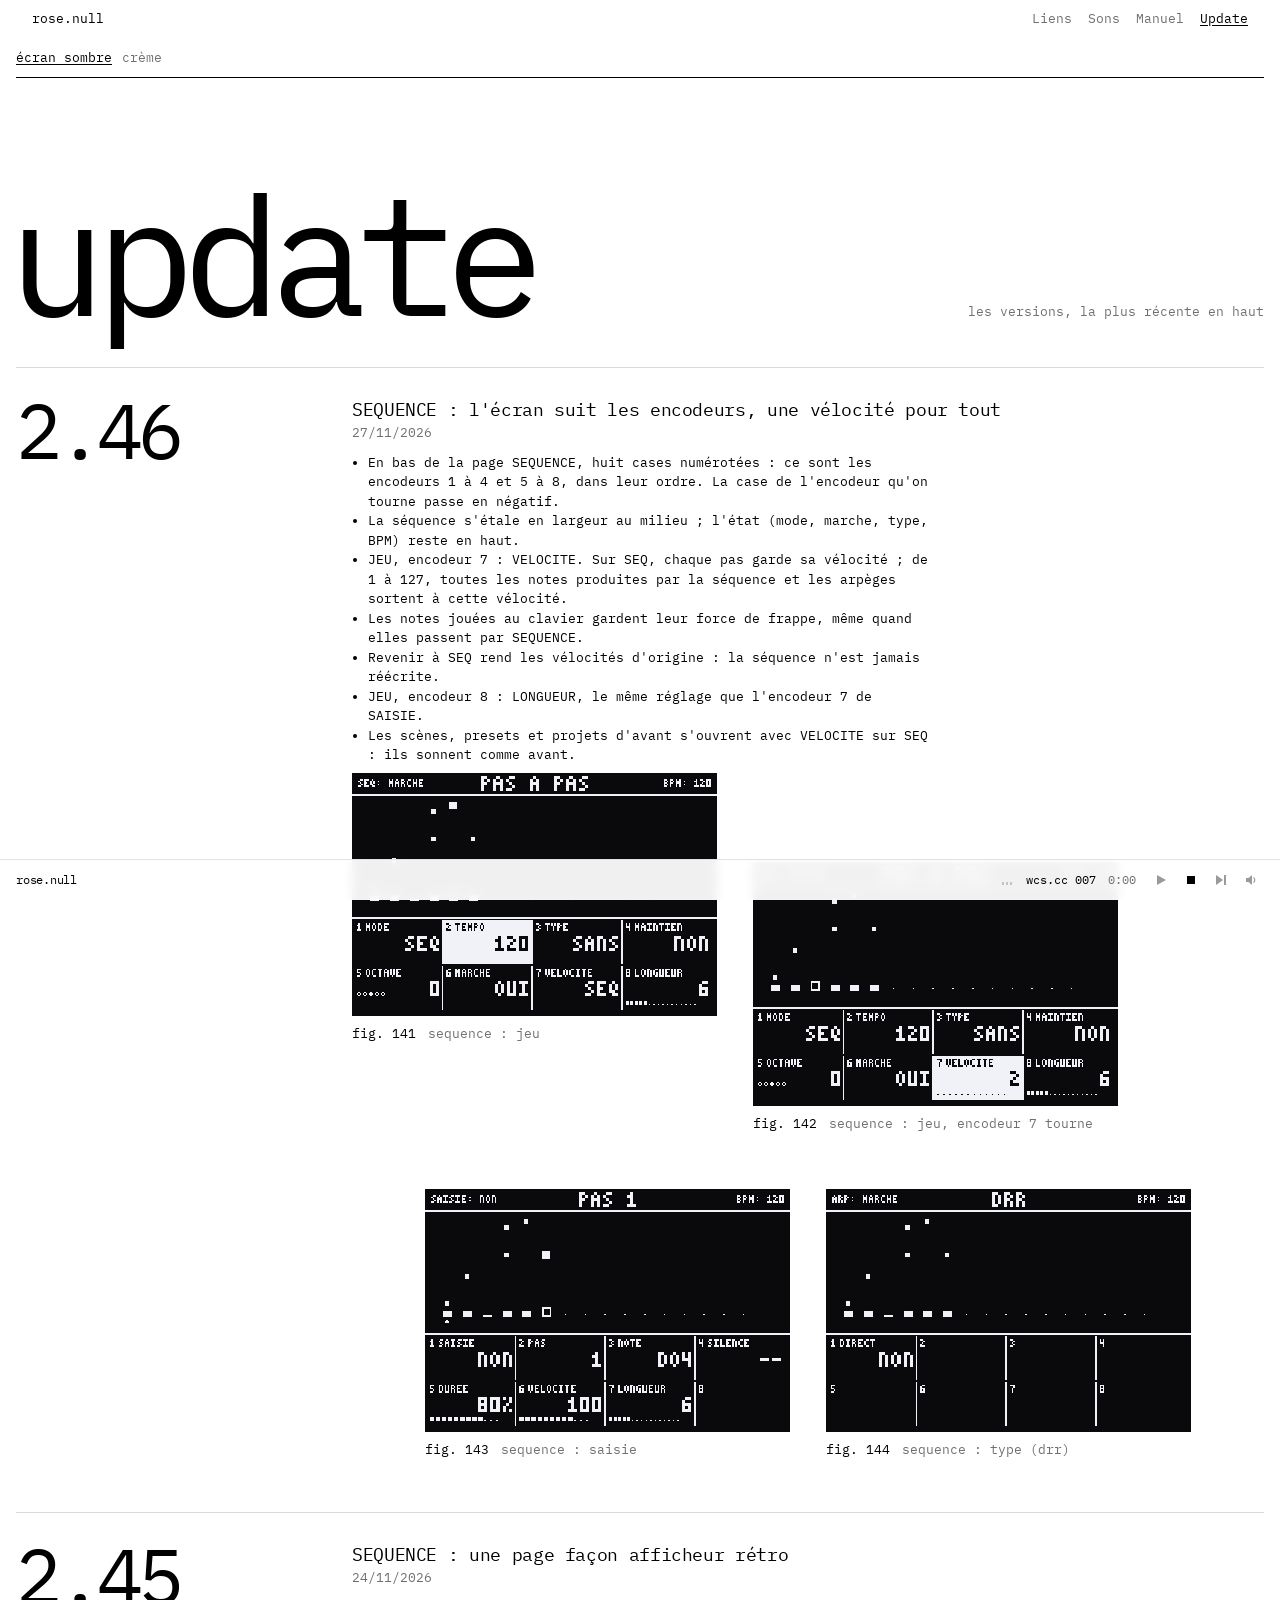
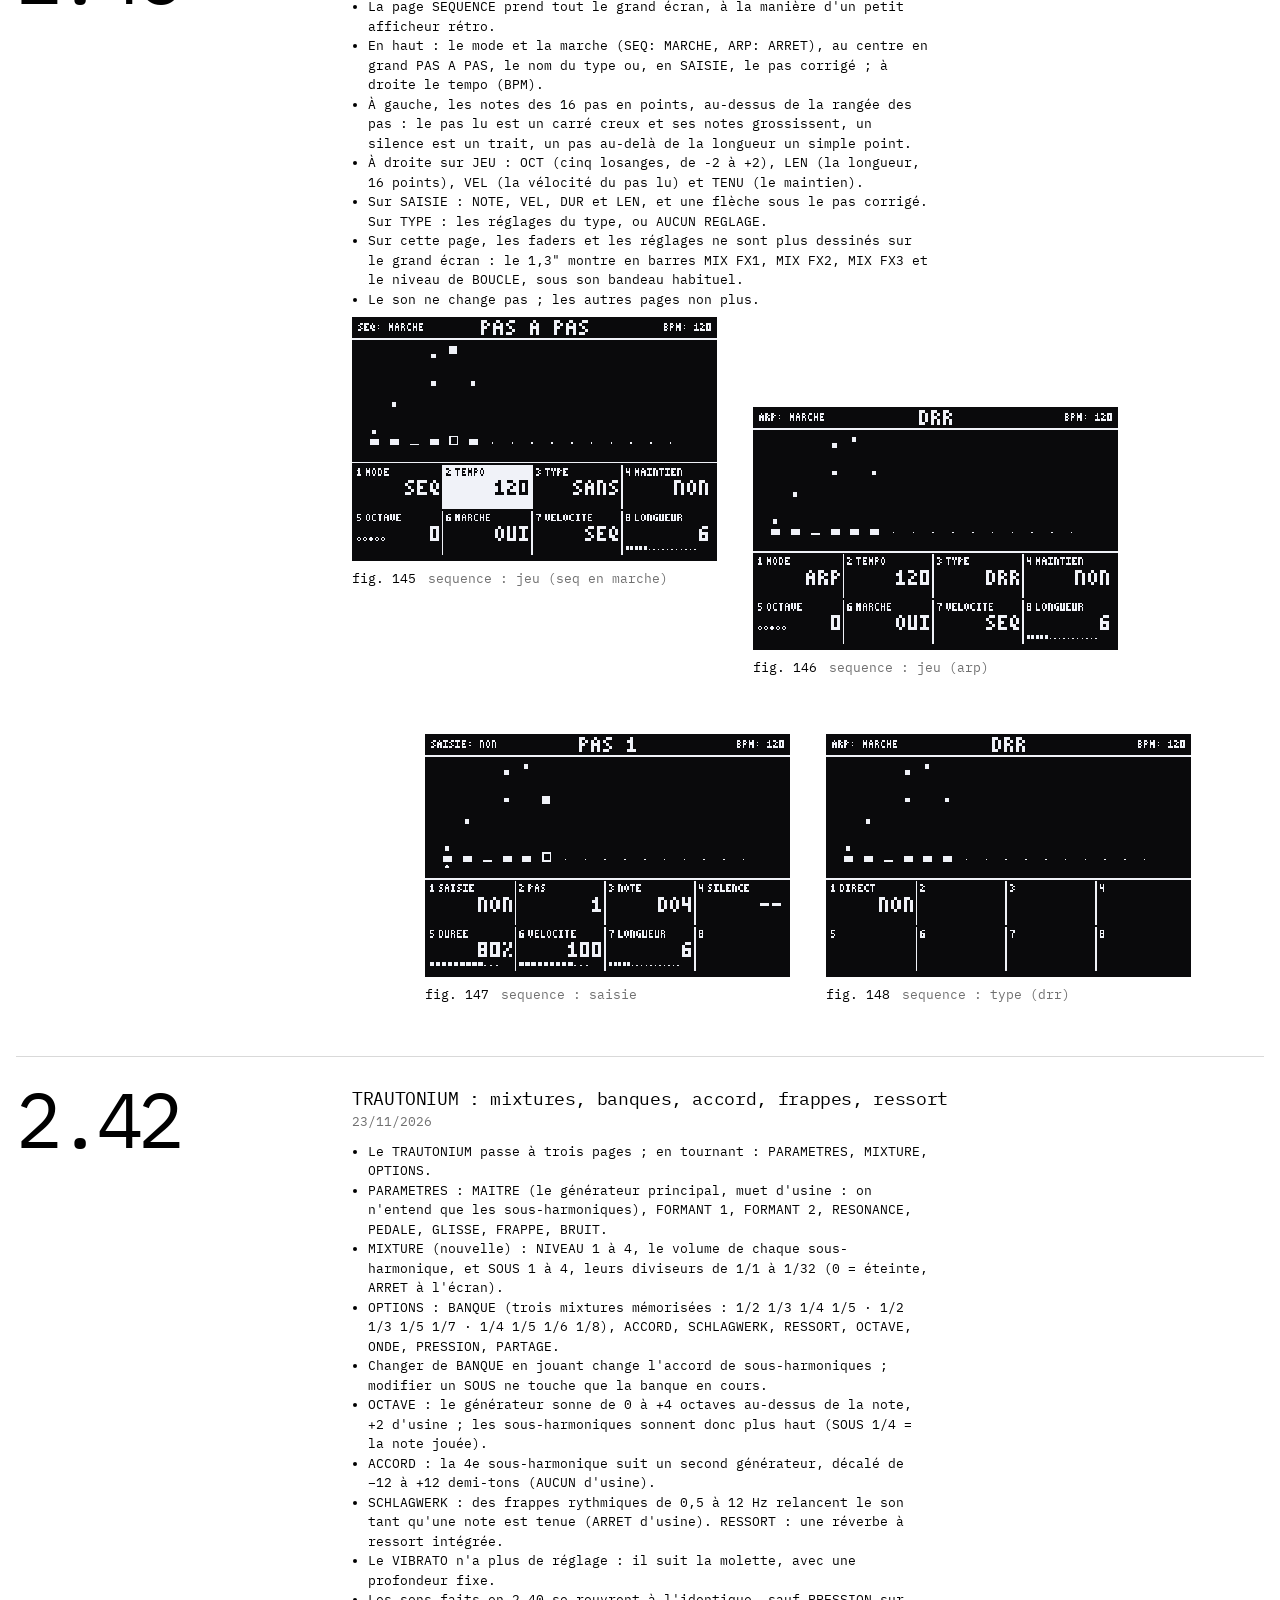
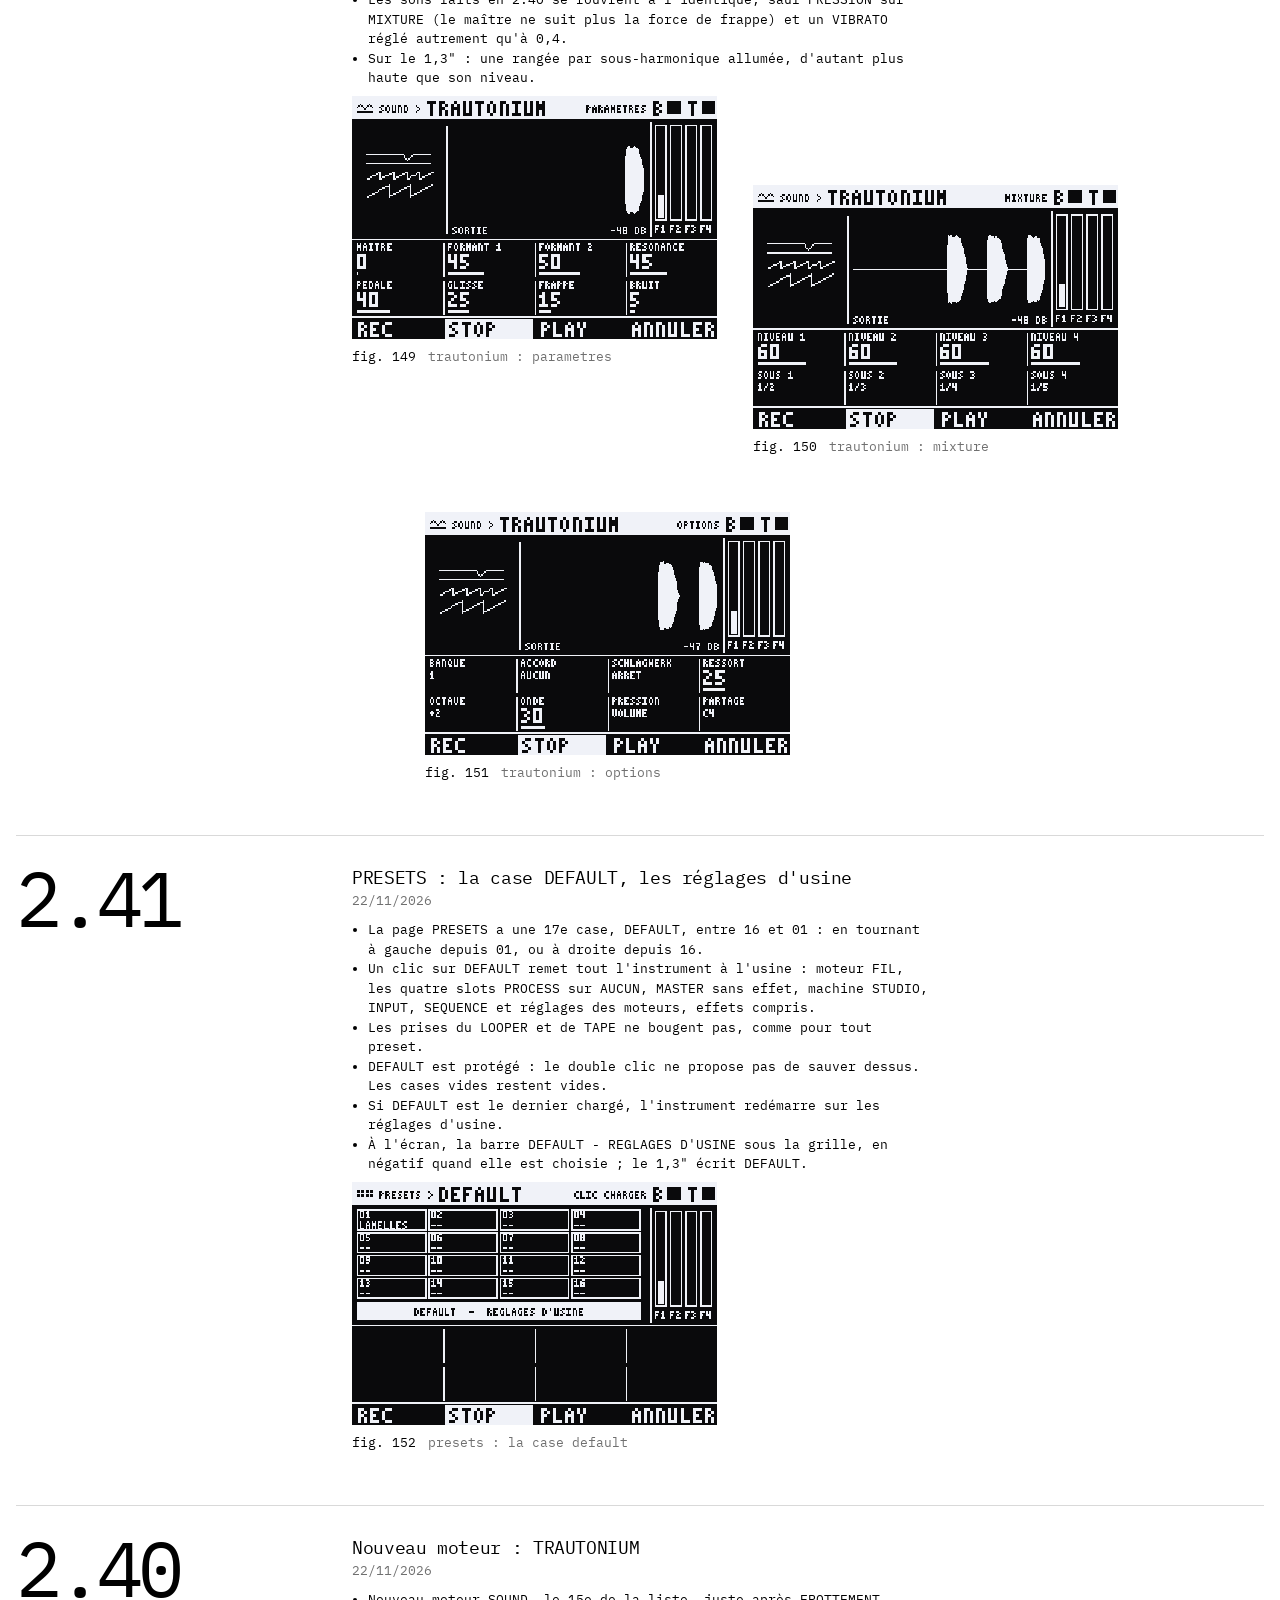
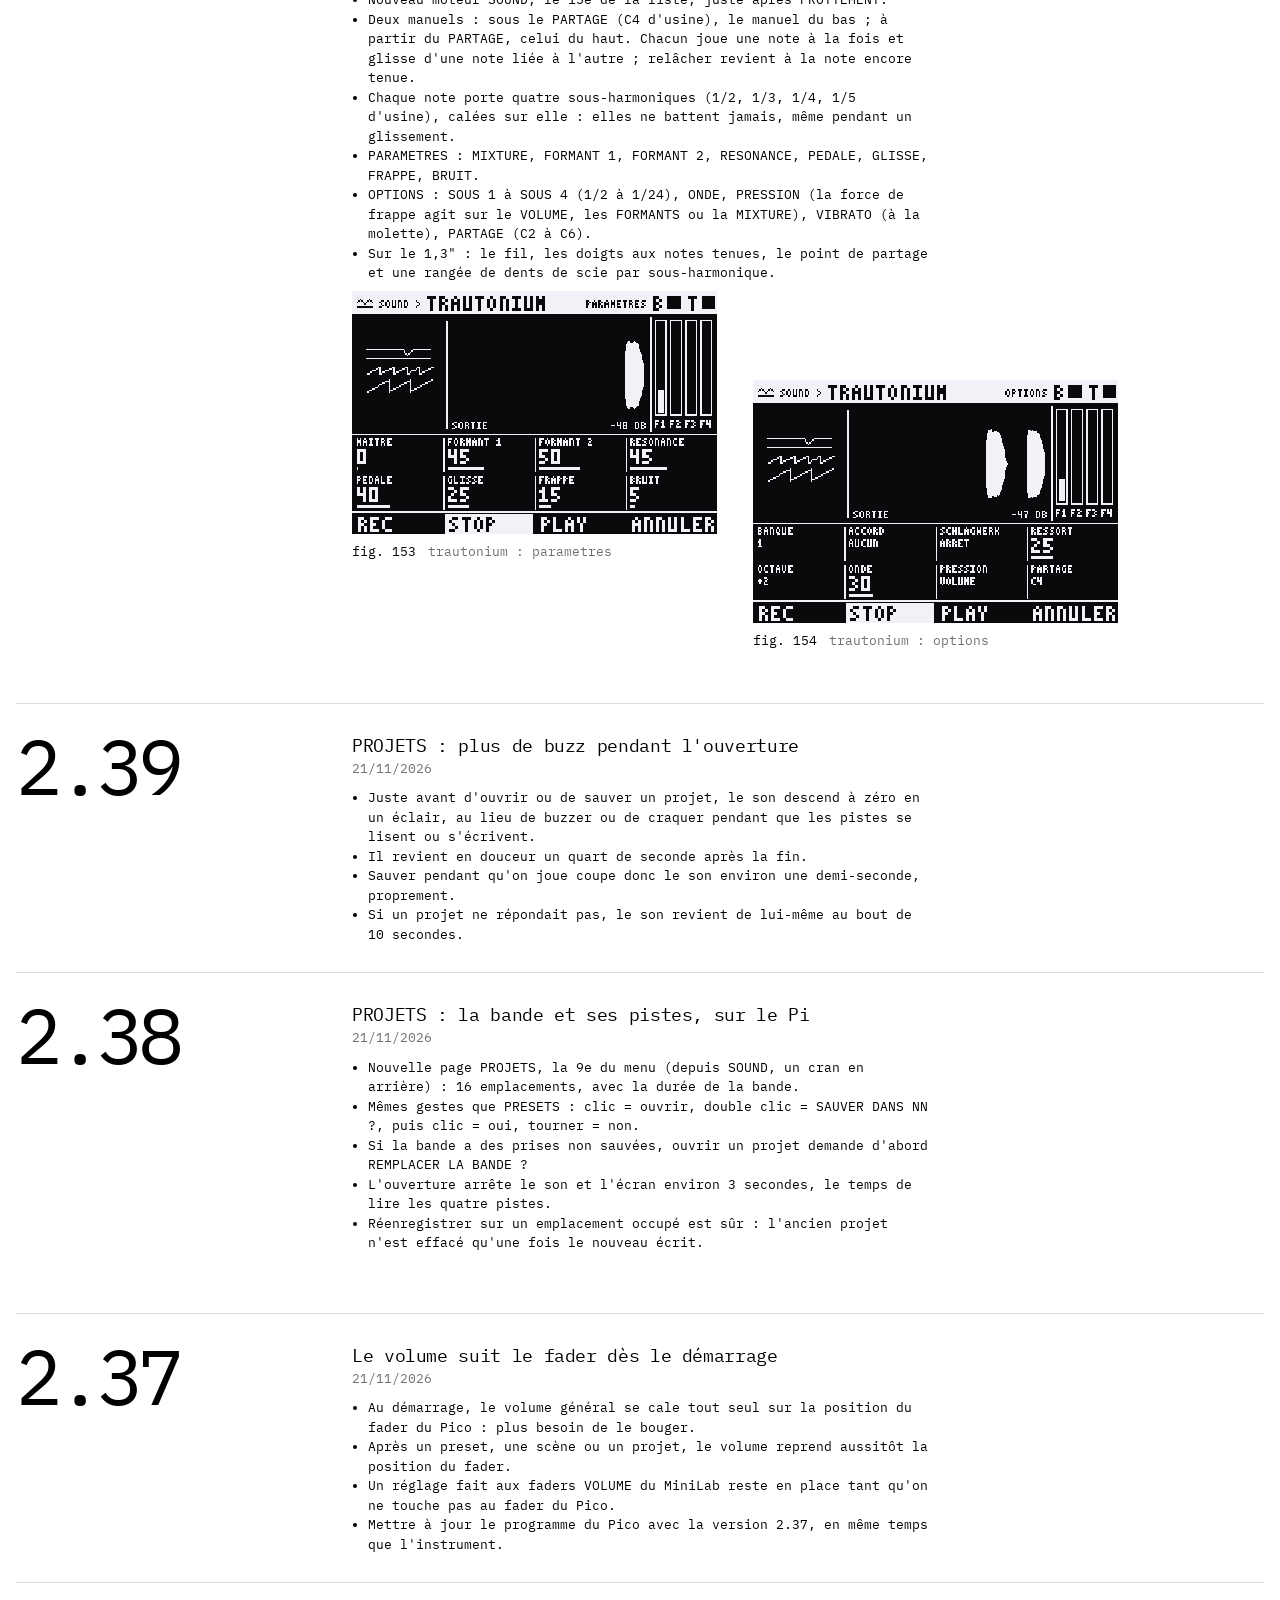
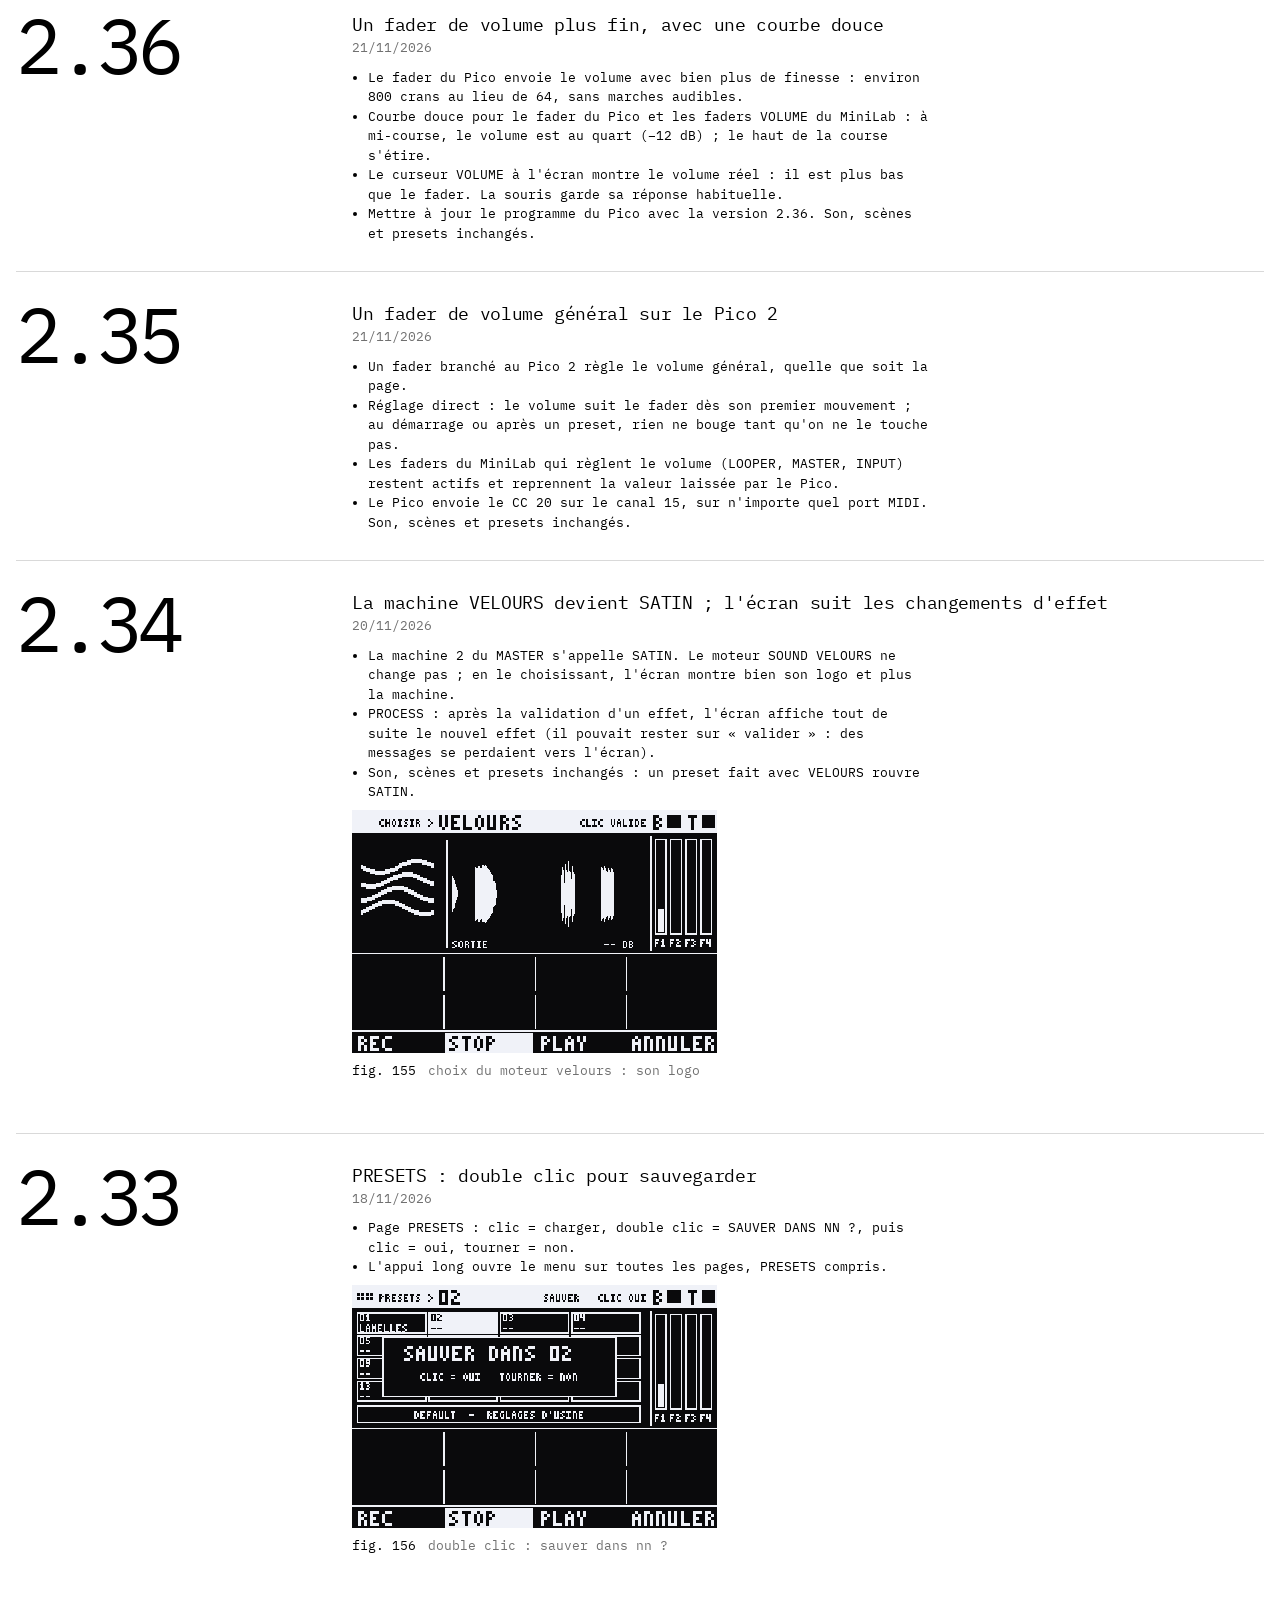
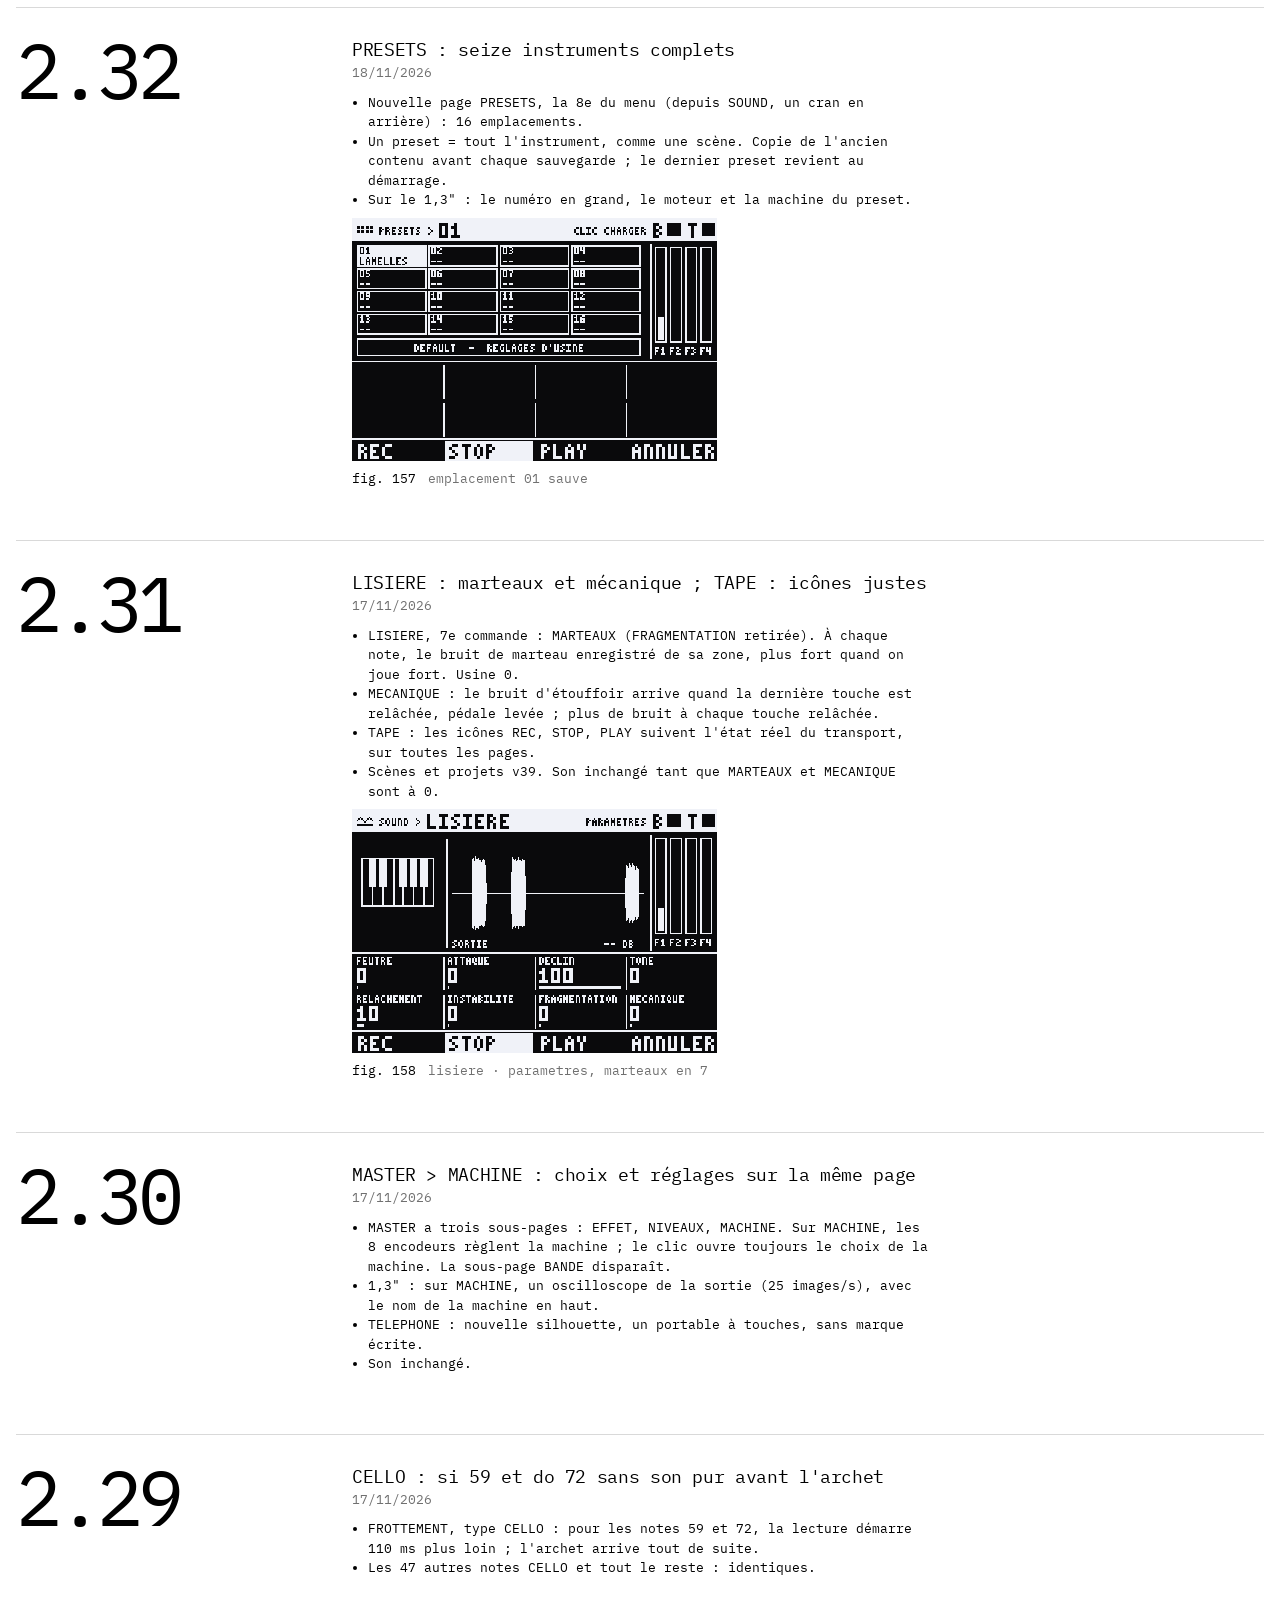
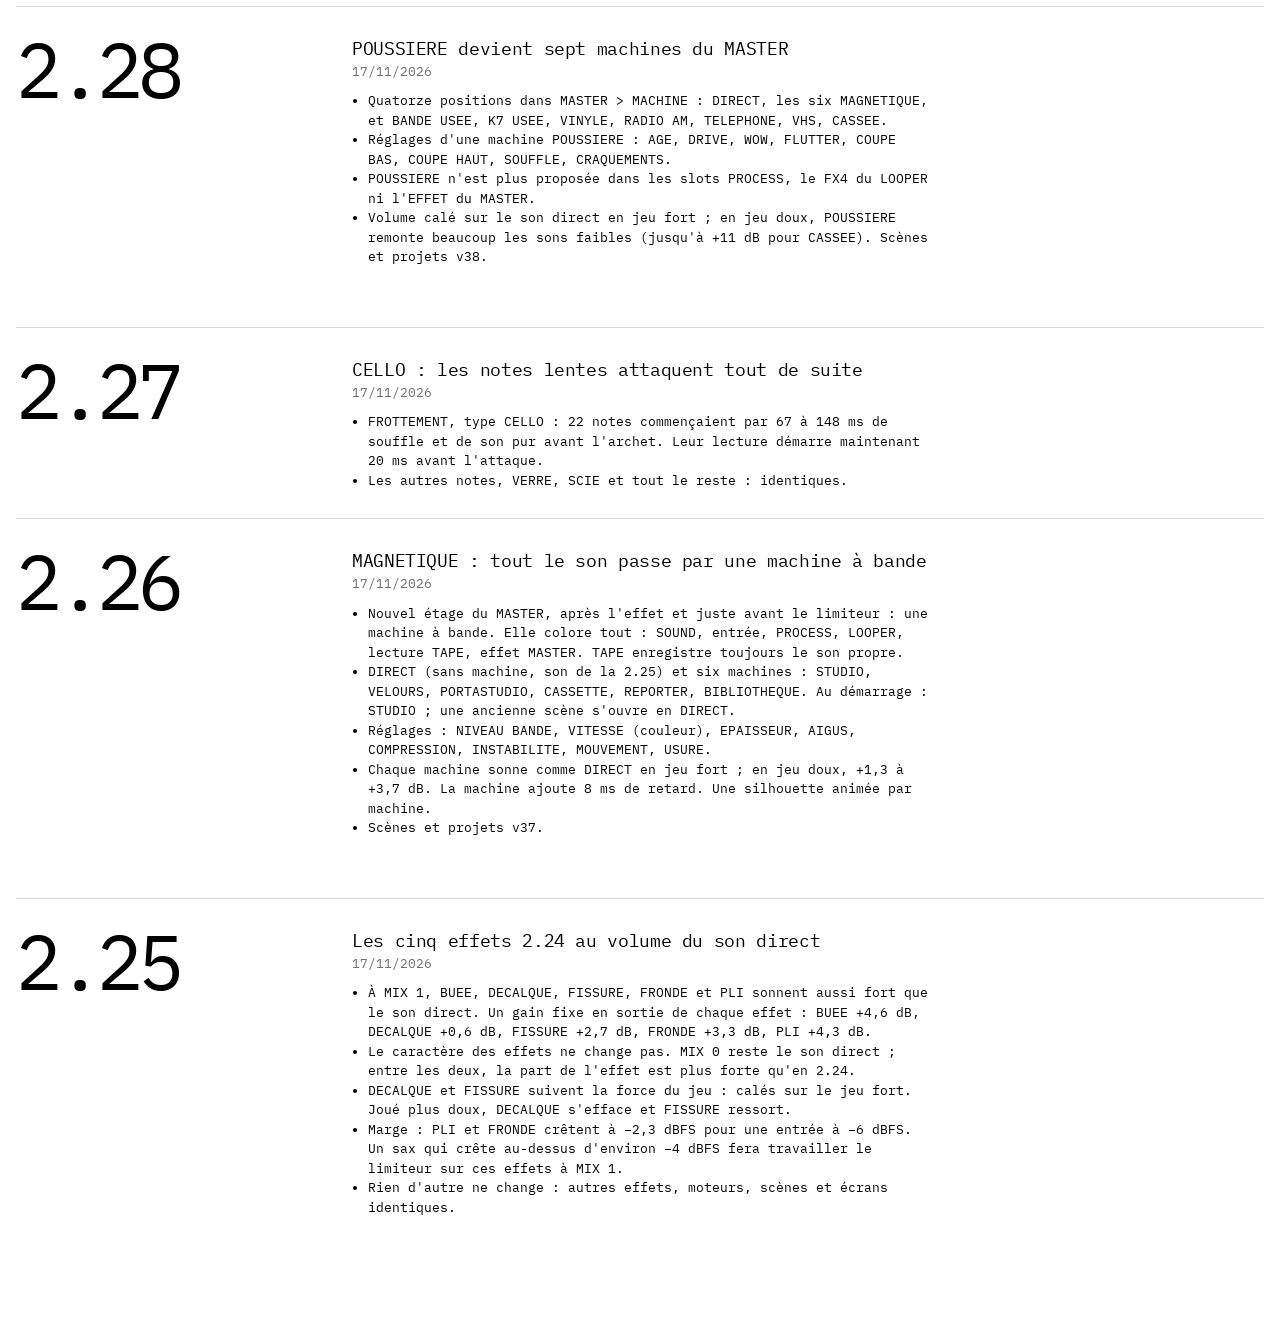
<file: update/index.html>
<!doctype html>
<html lang="fr">
<head>
<meta charset="utf-8">
<meta name="robots" content="noai, noimageai">
<meta name="viewport" content="width=device-width, initial-scale=1, viewport-fit=cover">
<style>body{margin:0}img{max-width:100%}[hidden]{display:none!important}</style>
</head>
<body>
<style>.haut-site{text-align:left;max-width:1320px;margin:0 auto;color:#707070;padding:9px max(16px,env(safe-area-inset-right,0px)) 9px max(16px,env(safe-area-inset-left,0px));
font-family:"IBM Plex Mono",ui-monospace,Consolas,monospace;font-size:13px;background:#fff}.haut-site nav{display:flex;width:100%;gap:6px 16px;flex-wrap:wrap}.haut-site nav a:first-child{margin-right:auto;color:#000}
.haut-site a{color:#707070;text-decoration:none}.haut-site .son{font:inherit;background:none;border:0;padding:0;color:#707070;cursor:pointer}.haut-site .son.joue{color:#000}.haut-site .son:focus-visible{outline:1px solid #000}.haut-site a[aria-current]{color:#000}.haut-site a:hover,.haut-site a:focus-visible,.haut-site a[aria-current]{text-decoration:underline;text-underline-offset:2px;outline:none}</style>
<header class="haut-site"><nav aria-label="Pages"><a href="../">rose.null</a><a href="../liens/">Liens</a><a href="../sons/">Sons</a><a href="../manuel/">Manuel</a><a href="../update/" aria-current="page">Update</a></nav></header>
<style>
.barre-son { position: fixed; z-index: 30; left: 0; right: 0; bottom: 0; background: rgba(255,255,255,.94); -webkit-backdrop-filter: blur(6px); backdrop-filter: blur(6px);
  font-family: "IBM Plex Mono", ui-monospace, Consolas, monospace; font-size: 12px; color: #707070; box-shadow: 0 -1px 0 #e2e2e2;
  padding: 9px max(16px, env(safe-area-inset-right, 0px)) calc(9px + env(safe-area-inset-bottom, 0px)) max(16px, env(safe-area-inset-left, 0px)) }
.barre-son .fil { position: absolute; left: 0; top: -1px; height: 1px; width: 0; background: #ff5b1f; transition: width .25s linear }
.barre-son .in { max-width: 1320px; margin: 0 auto; display: flex; gap: 14px; align-items: center }
.barre-son .maison { color: #000; text-decoration: none; letter-spacing: -.02em }
.barre-son .maison:hover, .barre-son .maison:focus-visible { text-decoration: underline; text-underline-offset: 2px; outline: none }
.barre-son .lect { display: flex; align-items: center; gap: 12px; flex: 1; min-width: 0; justify-content: flex-end }
.barre-son .eq { display: inline-flex; gap: 2px; align-items: flex-end; height: 10px; width: 12px; flex: none }
.barre-son .eq i { display: block; width: 2px; height: 3px; background: #c4c4c4 }
.barre-son.joue .eq i { background: #000; animation: eq 0.9s ease-in-out infinite alternate }
.barre-son.joue .eq i:nth-child(2) { animation-duration: .7s } .barre-son.joue .eq i:nth-child(3) { animation-duration: 1.1s }
@keyframes eq { 0% { height: 2px } 100% { height: 10px } }
.barre-son .t { color: #000; min-width: 0; overflow: hidden; text-overflow: ellipsis; white-space: nowrap }
.barre-son .h { font-variant-numeric: tabular-nums; flex: none }
.barre-son .cmd { display: inline-flex; gap: 4px; flex: none }
.barre-son button { width: 26px; height: 22px; display: inline-grid; place-items: center; background: none; border: 0; padding: 0; color: #9a9a9a; cursor: pointer }
.barre-son button svg { width: 12px; height: 12px; fill: currentColor }
.barre-son button:hover, .barre-son button.on { color: #000 }
.barre-son button:focus-visible { outline: 1px solid #000 }
body { padding-bottom: calc(44px + env(safe-area-inset-bottom, 0px)) !important }
.ecran1 { height: calc(100svh - 44px - 40px - env(safe-area-inset-bottom, 0px)) !important }
@media (max-width: 520px) { .barre-son .h { display: none } }
@media (prefers-reduced-motion: reduce) { .barre-son.joue .eq i { animation: none; height: 7px } .barre-son .fil { transition: none } }
</style><div class="barre-son" role="region" aria-label="Accueil et son de fond"><span class="fil"></span><div class="in"><a class="maison" href="../" aria-label="Accueil">rose.null</a><div class="lect"><span class="eq" aria-hidden="true"><i></i><i></i><i></i></span><span class="t" aria-live="polite"></span><span class="h">0:00</span><span class="cmd"><button type="button" data-a="play" aria-label="Lecture" title="Lecture"><svg viewBox="0 0 12 12"><path d="M2 1l9 5-9 5z"/></svg></button><button type="button" data-a="stop" aria-label="Arrêt" title="Arrêt"><svg viewBox="0 0 12 12"><rect x="2" y="2" width="8" height="8"/></svg></button><button type="button" data-a="suivant" aria-label="Morceau suivant" title="Morceau suivant"><svg viewBox="0 0 12 12"><path d="M1 1l7 5-7 5z"/><rect x="9" y="1" width="2" height="10"/></svg></button><button type="button" data-a="muet" aria-label="Couper le son" title="Couper le son" aria-pressed="false"><svg viewBox="0 0 12 12"><path d="M1 4h2.5L7 1v10L3.5 8H1z"/><path d="M8.6 3.4a3.6 3.6 0 0 1 0 5.2" fill="none" stroke="currentColor" stroke-width="1.2"/></svg></button></span></div></div></div><script>(function () {
  var L = [{"f": "../medias/sons/wcs-cc-007.mp3", "t": "wcs.cc 007"}, {"f": "../medias/sons/wcs-cc-006.mp3", "t": "wcs.cc 006"}, {"f": "../medias/sons/wcs-cc-005.mp3", "t": "wcs.cc 005"}, {"f": "../medias/sons/wcs-cc-004.mp3", "t": "wcs.cc 004"}, {"f": "../medias/sons/vcs-cc-steam-004.mp3", "t": "vcs.cc steam 004"}, {"f": "../medias/sons/vcs-cc-reed-001.mp3", "t": "vcs.cc reed 001"}], z = document.querySelector('.barre-son'), t = z.querySelector('.t'), h = z.querySelector('.h'), fil = z.querySelector('.fil'), a = new Audio();
  a.preload = 'none'; a.volume = .55;
  function bt(n) { return z.querySelector('[data-a="' + n + '"]'); }
  function mn(x) { x = Math.max(0, Math.floor(x || 0)); return Math.floor(x / 60) + ':' + ('0' + x % 60).slice(-2); }
  var st = {}; try { st = JSON.parse(sessionStorage.getItem('rn-son-pos') || '{}'); } catch (e) {}
  var i = 0, reprise = st.t || 0, arret = false;
  try { arret = localStorage.getItem('rn-son') === 'off'; a.muted = localStorage.getItem('rn-son-muet') === '1'; } catch (e) {}
  function garde(k, v) { try { localStorage.setItem(k, v); } catch (e) {} }
  function charge(k) { i = (k + L.length) % L.length; a.src = L[i].f; t.textContent = L[i].t; h.textContent = '0:00'; fil.style.width = '0'; }
  function maj() { z.classList.toggle('joue', !a.paused); bt('play').classList.toggle('on', !a.paused); bt('stop').classList.toggle('on', a.paused);
    bt('muet').classList.toggle('on', a.muted); bt('muet').setAttribute('aria-pressed', String(a.muted)); }
  charge(st.i || 0); maj();
  a.addEventListener('loadedmetadata', function () { if (reprise && reprise < a.duration - 1) a.currentTime = reprise; reprise = 0; });
  a.addEventListener('timeupdate', function () { h.textContent = mn(a.currentTime) + (isFinite(a.duration) ? ' / ' + mn(a.duration) : '');
    fil.style.width = (isFinite(a.duration) && a.duration ? 100 * a.currentTime / a.duration : 0) + '%'; });
  a.addEventListener('ended', function () { charge(i + 1); a.play().catch(function () {}); });
  ['play', 'pause', 'volumechange'].forEach(function (ev) { a.addEventListener(ev, maj); });
  function lance() { if (!arret) a.play().catch(function () {}); }
  window.rnSon = { a: a, i: function () { return i; },
    joue: function (k, t) { arret = false; garde('rn-son', 'on'); if (k !== i) charge(k); if (t != null) { if (a.readyState > 0) a.currentTime = t; else reprise = t; } a.play().catch(function () {}); maj(); },
    stop: function () { arret = true; garde('rn-son', 'off'); a.pause(); a.currentTime = 0; maj(); } };
  function premier(e) { if (e.target.closest && e.target.closest('.barre-son button, [data-son]')) return;
    document.removeEventListener('pointerdown', premier, true); document.removeEventListener('keydown', premier, true); lance(); }
  document.addEventListener('pointerdown', premier, true); document.addEventListener('keydown', premier, true);
  lance();
  z.addEventListener('click', function (e) {
    var b = e.target.closest('button'); if (!b) return;
    var q = b.dataset.a;
    if (q === 'play') { arret = false; garde('rn-son', 'on'); a.play().catch(function () {}); }
    else if (q === 'stop') { arret = true; garde('rn-son', 'off'); a.pause(); a.currentTime = 0; }
    else if (q === 'suivant') { charge(i + 1); if (!arret) a.play().catch(function () {}); }
    else if (q === 'muet') { a.muted = !a.muted; garde('rn-son-muet', a.muted ? '1' : '0'); }
    maj();
  });
  window.addEventListener('pagehide', function () { try { sessionStorage.setItem('rn-son-pos', JSON.stringify({ i: i, t: a.currentTime })); } catch (e) {} });
})();</script><script>(function () {
  function media(e) { return e.target.closest && e.target.closest('img, video, audio, svg, .tab'); }
  document.addEventListener('contextmenu', function (e) { if (media(e)) e.preventDefault(); });
  document.addEventListener('dragstart', function (e) { if (media(e)) e.preventDefault(); });
})();</script>
<title>rose.null · update</title>
<link rel="preconnect" href="https://fonts.googleapis.com"><link rel="preconnect" href="https://fonts.gstatic.com" crossorigin>
<link rel="stylesheet" href="https://fonts.googleapis.com/css2?family=IBM+Plex+Mono:ital,wght@0,400;0,500;1,400&display=swap">
<style>
:root { --bg: #ffffff; --encre: #000000; --doux: #707070; --trait: #d9d9d9; --c4: #ff5b1f; --vitre: #0b0b0d;
  --c1: #2c64d8; --c2: #18a35e; --c3: #f2f2ee; --plan: #ffffff;
  --mono: "IBM Plex Mono", ui-monospace, "Cascadia Mono", Consolas, monospace; --display: var(--mono); color-scheme: light }
* { box-sizing: border-box }
html { scroll-behavior: smooth }
body { margin: 0; background: var(--bg); color: var(--encre); font-family: var(--mono); font-size: 13px; line-height: 1.5;
  padding-left: max(16px, env(safe-area-inset-left, 0px)); padding-right: max(16px, env(safe-area-inset-right, 0px)) }
a { color: inherit; text-decoration: none }
.wrap { max-width: 1320px; margin: 0 auto }
.barre { display: flex; justify-content: space-between; gap: 12px; flex-wrap: wrap; padding-block: 10px; color: var(--doux) }
.theme { display: inline-flex; gap: 10px }
.theme button { font: inherit; background: none; border: 0; padding: 0; color: var(--doux); cursor: pointer }
.theme button[aria-pressed="true"] { color: var(--encre); text-decoration: underline; text-underline-offset: 2px }
/* ouverture : le sommaire en mots géants */
.ouv { padding-block: 6vh 10vh; display: grid; grid-template-columns: minmax(0, 1fr) auto; gap: 24px; align-items: end }
.ouv .titre { grid-column: 1 / -1; display: flex; justify-content: space-between; color: var(--doux); border-bottom: 1px solid var(--encre); padding-bottom: 8px }
.sommaire { list-style: none; margin: 0; padding: 0 }
.sommaire a { display: flex; align-items: baseline; gap: .4em; font-size: clamp(34px, 7.4vw, 104px); line-height: .98; letter-spacing: -.06em; transition: opacity .2s }
.sommaire .n { font-size: 13px; letter-spacing: 0; color: var(--doux); width: 2.6em; flex: none }
.sommaire:hover a { opacity: .15 } .sommaire a:hover, .sommaire a:focus-visible { opacity: 1; outline: none }
.sommaire a:hover .n { color: var(--c4) }
.trajet-b { max-width: 360px; color: var(--doux) }
.trajet-b svg { width: 100%; height: auto }
.trajet .bloc rect { fill: var(--bg); stroke: var(--encre); stroke-width: 1.2 } .trajet .bloc.fort rect { fill: var(--encre) }
.trajet .bloc text { font-family: var(--mono); font-size: 14px; text-anchor: middle; fill: var(--encre) } .trajet .bloc.fort text { fill: var(--bg) }
.trajet path { fill: none; stroke: var(--encre); stroke-width: 1.2 } .trajet path.pointille { stroke-dasharray: 3 4 }
.trajet .pointe { fill: var(--encre); stroke: none } .trajet .pt { font-family: var(--mono); font-size: 12px; fill: var(--doux) } .trajet .pt.fin { text-anchor: middle }
/* sections */
.sec { padding-block: 12vh 4vh; border-top: 1px solid var(--encre) }
.sec .tete { display: flex; justify-content: space-between; align-items: baseline; gap: 16px; flex-wrap: wrap; margin-bottom: 5vh }
.sec h2 { margin: 0; font-weight: 400; font-size: clamp(56px, 13vw, 200px); line-height: .82; letter-spacing: -.075em; margin-left: -.05em }
.sec .no { color: var(--doux) }
.corps { display: grid; grid-template-columns: minmax(0, 4fr) minmax(0, 8fr); gap: clamp(20px, 4vw, 64px) }
.texte { position: sticky; top: 16px; align-self: start; max-width: 36ch }
.texte p { margin: 0 0 12px; font-size: 14px; text-wrap: pretty }
.droite { min-width: 0 }
h3.inter { margin: 9vh 0 14px; font-weight: 400; font-size: clamp(22px, 2.6vw, 34px); letter-spacing: -.04em }
/* écrans posés de biais, tailles différentes */
.pose { display: flex; flex-wrap: wrap; gap: 56px 4%; align-items: flex-start; margin-block: 8px 24px }
.f { margin: 0; display: grid; gap: 8px }
.f.l { width: 100% } .f.m { width: 62% } .f.s { width: 40% } .f.xs { width: 26% }
.pose .f:nth-child(3n+2) { margin-top: 7vw } .pose .f:nth-child(4n+3) { margin-left: 8% }
.ecr { position: relative; line-height: 0; background: var(--vitre) }
.ecr img { width: 100%; height: auto; image-rendering: pixelated; display: block }
.ecr img.oled { position: absolute; right: 4%; bottom: -14%; width: 32%; border: 6px solid #000; background: #000 }
figcaption { color: var(--doux); display: flex; gap: 12px } figcaption span { color: var(--encre) }
html:not(.creme) .t-creme, html.creme .t-sombre { display: none !important }
html.creme .ecr { background: #d9cbae }
/* grandes listes : moteurs, effets, machines */
.liste { border-top: 1px solid var(--encre) }
.item summary { list-style: none; cursor: pointer; display: grid; grid-template-columns: 2.6em minmax(0, auto) minmax(0, 1fr); align-items: baseline; gap: 0 16px;
  padding: 6px 0; border-bottom: 1px solid var(--trait); transition: opacity .2s }
.item summary::-webkit-details-marker { display: none }
.item .n { color: var(--doux) }
.item .nom { font-size: clamp(26px, 4vw, 54px); line-height: 1.02; letter-spacing: -.055em }
.item .court { color: var(--doux); justify-self: end; text-align: right; max-width: 34ch }
.liste:hover .item:not([open]) summary { opacity: .3 } .liste .item summary:hover { opacity: 1 !important }
.item summary:hover .n, .item[open] .n { color: var(--c4) }
.item summary:focus-visible { outline: 1px solid var(--encre); outline-offset: 2px }
.fiche { padding: 18px 0 48px 3.6em }
.fiche > p { max-width: 60ch; font-size: 14px; margin: 0 0 18px }
.encs { display: flex; gap: 32px 64px; flex-wrap: wrap }
.encs h4 { margin: 0 0 6px; font-weight: 400; color: var(--doux) }
.enc { list-style: none; margin: 0; padding: 0; columns: 2; column-gap: 32px }
.enc li { break-inside: avoid } .enc span { display: inline-block; width: 1.6em; color: var(--doux) }
/* lignes à points de conduite */
.conduite { list-style: none; margin: 0; padding: 0 }
.conduite li { display: flex; align-items: baseline; gap: 8px; padding: 3px 0 }
.conduite .k { flex: none } .conduite .pt { flex: 1; border-bottom: 1px dotted var(--doux); transform: translateY(-4px); min-width: 24px }
.conduite .v { flex: 0 1 auto; max-width: 64%; text-align: right; color: var(--doux) }
.facade-l { margin-bottom: 4vh } .facade-l svg { width: 100%; height: auto }
/* update */
#update .maj { display: grid; grid-template-columns: minmax(0, 3fr) minmax(0, 9fr); gap: 0 32px; padding: 28px 0; border-top: 1px solid var(--trait) }
#update .maj header { display: contents }
#update .ver { grid-row: span 3; font-size: clamp(40px, 6vw, 88px); letter-spacing: -.07em; line-height: .9 }
#update .maj h3 { margin: 0; font-weight: 400; font-size: 18px; letter-spacing: -.02em }
#update .maj .num { color: var(--doux) }
#update .maj ul { margin: 10px 0 0; padding-left: 1.2em; max-width: 72ch }
#update .maj .pose { grid-column: 2 }
.apercu { position: fixed; z-index: 20; top: 0; left: 0; width: 340px; pointer-events: none; opacity: 0; transition: opacity .2s; transform: translate(-50%, -50%); line-height: 0 }
.apercu.on { opacity: 1 } .apercu img { width: 100%; image-rendering: pixelated }
.facade { width: 100%; height: auto; display: block }
.facade .corps { fill: var(--plan); stroke: var(--trait); stroke-width: 2 }
.facade .cadre { fill: var(--vitre) }
.facade .anneau { fill: none; stroke: var(--trait); stroke-width: 2 }
.facade .gros { fill: var(--encre) }
.facade .trait { stroke: var(--vitre); stroke-width: 3; stroke-linecap: round }
.facade .trait.clair { stroke: var(--bg) }
.facade .rail { fill: var(--trait) }
.facade .curseur { fill: var(--encre) }
.facade .pad { fill: none; stroke: var(--encre); stroke-width: 1.5 }
.facade .pad.seq { fill: var(--c4); stroke: var(--c4) }
.facade image { image-rendering: pixelated }
.facade .bouton { stroke: var(--encre); stroke-opacity: .18 }
.facade .crochet { fill: none; stroke: var(--trait); stroke-width: 1.5 }
.lb.g { text-anchor: start }
.pad-lb.seq { fill: #141414 }
.facade .lb { font-size: 15px }
.facade .pad-lb { font-size: 17px }
.facade .lb.fin { font-size: 22px }
.facade .lb.p { font-size: 10px; letter-spacing: 0 }
.facade .lb.d { text-anchor: end }
.lb { font-family: var(--mono); font-size: 11px; fill: var(--doux); text-anchor: middle; letter-spacing: .08em }
.pad-lb { fill: var(--encre) }
.lb.fin { font-size: 18px; text-anchor: start; fill: var(--encre); font-family: var(--display); font-weight: 700; letter-spacing: -.01em }
footer { border-top: 1px solid var(--encre); padding-block: 14px 40px; color: var(--doux) }
@media (max-width: 860px) {
  .corps { grid-template-columns: minmax(0, 1fr) } .texte { position: static; max-width: none }
  .f.m, .f.s { width: 100% } .f.xs { width: 60% } .pose .f:nth-child(n) { margin-top: 0; margin-left: 0 }
  .item summary { grid-template-columns: 2.2em minmax(0, 1fr) } .item .court { grid-column: 2; justify-self: start; text-align: left }
  .fiche { padding-left: 0 } .ouv { grid-template-columns: minmax(0, 1fr) } .trajet-b { max-width: none }
  #update .maj { grid-template-columns: minmax(0, 1fr) } #update .ver { grid-row: auto } #update .maj .pose { grid-column: 1 }
  .ecr img.oled { right: 0; bottom: 0 } .apercu { display: none } }
@media (hover: none) { .apercu { display: none } .sommaire:hover a, .liste:hover .item:not([open]) summary { opacity: 1 } }
@media (prefers-reduced-motion: reduce) { html { scroll-behavior: auto } .sommaire a, .item summary, .apercu { transition: none } }
</style>
<div class="wrap"><nav class="barre" aria-label="Thème des écrans"><span class="theme" role="group" aria-label="Thème des écrans"><button type="button" id="th-sombre" aria-pressed="true">écran sombre</button><button type="button" id="th-creme" aria-pressed="false">crème</button></span></nav><section class="sec" id="update"><div class="tete"><h2>update</h2><span class="no">les versions, la plus récente en haut</span></div>
<article class="maj"><header><span class="ver">2.46</span><h3>SEQUENCE : l&#x27;écran suit les encodeurs, une vélocité pour tout</h3><span class="num">27/11/2026</span></header><ul><li>En bas de la page SEQUENCE, huit cases numérotées : ce sont les encodeurs 1 à 4 et 5 à 8, dans leur ordre. La case de l&#x27;encodeur qu&#x27;on tourne passe en négatif.</li><li>La séquence s&#x27;étale en largeur au milieu ; l&#x27;état (mode, marche, type, BPM) reste en haut.</li><li>JEU, encodeur 7 : VELOCITE. Sur SEQ, chaque pas garde sa vélocité ; de 1 à 127, toutes les notes produites par la séquence et les arpèges sortent à cette vélocité.</li><li>Les notes jouées au clavier gardent leur force de frappe, même quand elles passent par SEQUENCE.</li><li>Revenir à SEQ rend les vélocités d&#x27;origine : la séquence n&#x27;est jamais réécrite.</li><li>JEU, encodeur 8 : LONGUEUR, le même réglage que l&#x27;encodeur 7 de SAISIE.</li><li>Les scènes, presets et projets d&#x27;avant s&#x27;ouvrent avec VELOCITE sur SEQ : ils sonnent comme avant.</li></ul><div class="pose"><figure class="f s"><div class="ecr"><img class="t-sombre" src="[data-uri]" alt="Écran : SEQUENCE › JEU" loading="lazy"><img class="t-creme" src="[data-uri]" alt="Écran, thème crème : SEQUENCE › JEU" loading="lazy"></div><figcaption><span>fig. 141</span>sequence : jeu</figcaption></figure><figure class="f s"><div class="ecr"><img class="t-sombre" src="[data-uri]" alt="Écran : SEQUENCE › JEU" loading="lazy"><img class="t-creme" src="[data-uri]" alt="Écran, thème crème : SEQUENCE › JEU" loading="lazy"></div><figcaption><span>fig. 142</span>sequence : jeu, encodeur 7 tourne</figcaption></figure><figure class="f s"><div class="ecr"><img class="t-sombre" src="[data-uri]" alt="Écran : SEQUENCE › SAISIE" loading="lazy"><img class="t-creme" src="[data-uri]" alt="Écran, thème crème : SEQUENCE › SAISIE" loading="lazy"></div><figcaption><span>fig. 143</span>sequence : saisie</figcaption></figure><figure class="f s"><div class="ecr"><img class="t-sombre" src="[data-uri]" alt="Écran : SEQUENCE › TYPE" loading="lazy"><img class="t-creme" src="[data-uri]" alt="Écran, thème crème : SEQUENCE › TYPE" loading="lazy"></div><figcaption><span>fig. 144</span>sequence : type (drr)</figcaption></figure></div></article><article class="maj"><header><span class="ver">2.45</span><h3>SEQUENCE : une page façon afficheur rétro</h3><span class="num">24/11/2026</span></header><ul><li>La page SEQUENCE prend tout le grand écran, à la manière d&#x27;un petit afficheur rétro.</li><li>En haut : le mode et la marche (SEQ: MARCHE, ARP: ARRET), au centre en grand PAS A PAS, le nom du type ou, en SAISIE, le pas corrigé ; à droite le tempo (BPM).</li><li>À gauche, les notes des 16 pas en points, au-dessus de la rangée des pas : le pas lu est un carré creux et ses notes grossissent, un silence est un trait, un pas au-delà de la longueur un simple point.</li><li>À droite sur JEU : OCT (cinq losanges, de -2 à +2), LEN (la longueur, 16 points), VEL (la vélocité du pas lu) et TENU (le maintien).</li><li>Sur SAISIE : NOTE, VEL, DUR et LEN, et une flèche sous le pas corrigé. Sur TYPE : les réglages du type, ou AUCUN REGLAGE.</li><li>Sur cette page, les faders et les réglages ne sont plus dessinés sur le grand écran : le 1,3&quot; montre en barres MIX FX1, MIX FX2, MIX FX3 et le niveau de BOUCLE, sous son bandeau habituel.</li><li>Le son ne change pas ; les autres pages non plus.</li></ul><div class="pose"><figure class="f s"><div class="ecr"><img class="t-sombre" src="[data-uri]" alt="Écran : SEQUENCE › JEU" loading="lazy"><img class="t-creme" src="[data-uri]" alt="Écran, thème crème : SEQUENCE › JEU" loading="lazy"></div><figcaption><span>fig. 145</span>sequence : jeu (seq en marche)</figcaption></figure><figure class="f s"><div class="ecr"><img class="t-sombre" src="[data-uri]" alt="Écran : SEQUENCE › JEU" loading="lazy"><img class="t-creme" src="[data-uri]" alt="Écran, thème crème : SEQUENCE › JEU" loading="lazy"></div><figcaption><span>fig. 146</span>sequence : jeu (arp)</figcaption></figure><figure class="f s"><div class="ecr"><img class="t-sombre" src="[data-uri]" alt="Écran : SEQUENCE › SAISIE" loading="lazy"><img class="t-creme" src="[data-uri]" alt="Écran, thème crème : SEQUENCE › SAISIE" loading="lazy"></div><figcaption><span>fig. 147</span>sequence : saisie</figcaption></figure><figure class="f s"><div class="ecr"><img class="t-sombre" src="[data-uri]" alt="Écran : SEQUENCE › TYPE" loading="lazy"><img class="t-creme" src="[data-uri]" alt="Écran, thème crème : SEQUENCE › TYPE" loading="lazy"></div><figcaption><span>fig. 148</span>sequence : type (drr)</figcaption></figure></div></article><article class="maj"><header><span class="ver">2.42</span><h3>TRAUTONIUM : mixtures, banques, accord, frappes, ressort</h3><span class="num">23/11/2026</span></header><ul><li>Le TRAUTONIUM passe à trois pages ; en tournant : PARAMETRES, MIXTURE, OPTIONS.</li><li>PARAMETRES : MAITRE (le générateur principal, muet d&#x27;usine : on n&#x27;entend que les sous-harmoniques), FORMANT 1, FORMANT 2, RESONANCE, PEDALE, GLISSE, FRAPPE, BRUIT.</li><li>MIXTURE (nouvelle) : NIVEAU 1 à 4, le volume de chaque sous-harmonique, et SOUS 1 à 4, leurs diviseurs de 1/1 à 1/32 (0 = éteinte, ARRET à l&#x27;écran).</li><li>OPTIONS : BANQUE (trois mixtures mémorisées : 1/2 1/3 1/4 1/5 · 1/2 1/3 1/5 1/7 · 1/4 1/5 1/6 1/8), ACCORD, SCHLAGWERK, RESSORT, OCTAVE, ONDE, PRESSION, PARTAGE.</li><li>Changer de BANQUE en jouant change l&#x27;accord de sous-harmoniques ; modifier un SOUS ne touche que la banque en cours.</li><li>OCTAVE : le générateur sonne de 0 à +4 octaves au-dessus de la note, +2 d&#x27;usine ; les sous-harmoniques sonnent donc plus haut (SOUS 1/4 = la note jouée).</li><li>ACCORD : la 4e sous-harmonique suit un second générateur, décalé de −12 à +12 demi-tons (AUCUN d&#x27;usine).</li><li>SCHLAGWERK : des frappes rythmiques de 0,5 à 12 Hz relancent le son tant qu&#x27;une note est tenue (ARRET d&#x27;usine). RESSORT : une réverbe à ressort intégrée.</li><li>Le VIBRATO n&#x27;a plus de réglage : il suit la molette, avec une profondeur fixe.</li><li>Les sons faits en 2.40 se rouvrent à l&#x27;identique, sauf PRESSION sur MIXTURE (le maître ne suit plus la force de frappe) et un VIBRATO réglé autrement qu&#x27;à 0,4.</li><li>Sur le 1,3&quot; : une rangée par sous-harmonique allumée, d&#x27;autant plus haute que son niveau.</li></ul><div class="pose"><figure class="f s"><div class="ecr"><img class="t-sombre" src="[data-uri]" alt="Écran : SOUND › TRAUTONIUM › PARAMETRES" loading="lazy"><img class="t-creme" src="[data-uri]" alt="Écran, thème crème : SOUND › TRAUTONIUM › PARAMETRES" loading="lazy"></div><figcaption><span>fig. 149</span>trautonium : parametres</figcaption></figure><figure class="f s"><div class="ecr"><img class="t-sombre" src="[data-uri]" alt="Écran : SOUND › TRAUTONIUM › MIXTURE" loading="lazy"><img class="t-creme" src="[data-uri]" alt="Écran, thème crème : SOUND › TRAUTONIUM › MIXTURE" loading="lazy"></div><figcaption><span>fig. 150</span>trautonium : mixture</figcaption></figure><figure class="f s"><div class="ecr"><img class="t-sombre" src="[data-uri]" alt="Écran : SOUND › TRAUTONIUM › OPTIONS" loading="lazy"><img class="t-creme" src="[data-uri]" alt="Écran, thème crème : SOUND › TRAUTONIUM › OPTIONS" loading="lazy"></div><figcaption><span>fig. 151</span>trautonium : options</figcaption></figure></div></article><article class="maj"><header><span class="ver">2.41</span><h3>PRESETS : la case DEFAULT, les réglages d&#x27;usine</h3><span class="num">22/11/2026</span></header><ul><li>La page PRESETS a une 17e case, DEFAULT, entre 16 et 01 : en tournant à gauche depuis 01, ou à droite depuis 16.</li><li>Un clic sur DEFAULT remet tout l&#x27;instrument à l&#x27;usine : moteur FIL, les quatre slots PROCESS sur AUCUN, MASTER sans effet, machine STUDIO, INPUT, SEQUENCE et réglages des moteurs, effets compris.</li><li>Les prises du LOOPER et de TAPE ne bougent pas, comme pour tout preset.</li><li>DEFAULT est protégé : le double clic ne propose pas de sauver dessus. Les cases vides restent vides.</li><li>Si DEFAULT est le dernier chargé, l&#x27;instrument redémarre sur les réglages d&#x27;usine.</li><li>À l&#x27;écran, la barre DEFAULT - REGLAGES D&#x27;USINE sous la grille, en négatif quand elle est choisie ; le 1,3&quot; écrit DEFAULT.</li></ul><div class="pose"><figure class="f s"><div class="ecr"><img class="t-sombre" src="[data-uri]" alt="Écran : PRESETS › DEFAULT › CLIC CHARGER" loading="lazy"><img class="t-creme" src="[data-uri]" alt="Écran, thème crème : PRESETS › DEFAULT › CLIC CHARGER" loading="lazy"></div><figcaption><span>fig. 152</span>presets : la case default</figcaption></figure></div></article><article class="maj"><header><span class="ver">2.40</span><h3>Nouveau moteur : TRAUTONIUM</h3><span class="num">22/11/2026</span></header><ul><li>Nouveau moteur SOUND, le 15e de la liste, juste après FROTTEMENT.</li><li>Deux manuels : sous le PARTAGE (C4 d&#x27;usine), le manuel du bas ; à partir du PARTAGE, celui du haut. Chacun joue une note à la fois et glisse d&#x27;une note liée à l&#x27;autre ; relâcher revient à la note encore tenue.</li><li>Chaque note porte quatre sous-harmoniques (1/2, 1/3, 1/4, 1/5 d&#x27;usine), calées sur elle : elles ne battent jamais, même pendant un glissement.</li><li>PARAMETRES : MIXTURE, FORMANT 1, FORMANT 2, RESONANCE, PEDALE, GLISSE, FRAPPE, BRUIT.</li><li>OPTIONS : SOUS 1 à SOUS 4 (1/2 à 1/24), ONDE, PRESSION (la force de frappe agit sur le VOLUME, les FORMANTS ou la MIXTURE), VIBRATO (à la molette), PARTAGE (C2 à C6).</li><li>Sur le 1,3&quot; : le fil, les doigts aux notes tenues, le point de partage et une rangée de dents de scie par sous-harmonique.</li></ul><div class="pose"><figure class="f s"><div class="ecr"><img class="t-sombre" src="[data-uri]" alt="Écran : SOUND › TRAUTONIUM › PARAMETRES" loading="lazy"><img class="t-creme" src="[data-uri]" alt="Écran, thème crème : SOUND › TRAUTONIUM › PARAMETRES" loading="lazy"></div><figcaption><span>fig. 153</span>trautonium : parametres</figcaption></figure><figure class="f s"><div class="ecr"><img class="t-sombre" src="[data-uri]" alt="Écran : SOUND › TRAUTONIUM › OPTIONS" loading="lazy"><img class="t-creme" src="[data-uri]" alt="Écran, thème crème : SOUND › TRAUTONIUM › OPTIONS" loading="lazy"></div><figcaption><span>fig. 154</span>trautonium : options</figcaption></figure></div></article><article class="maj"><header><span class="ver">2.39</span><h3>PROJETS : plus de buzz pendant l&#x27;ouverture</h3><span class="num">21/11/2026</span></header><ul><li>Juste avant d&#x27;ouvrir ou de sauver un projet, le son descend à zéro en un éclair, au lieu de buzzer ou de craquer pendant que les pistes se lisent ou s&#x27;écrivent.</li><li>Il revient en douceur un quart de seconde après la fin.</li><li>Sauver pendant qu&#x27;on joue coupe donc le son environ une demi-seconde, proprement.</li><li>Si un projet ne répondait pas, le son revient de lui-même au bout de 10 secondes.</li></ul></article><article class="maj"><header><span class="ver">2.38</span><h3>PROJETS : la bande et ses pistes, sur le Pi</h3><span class="num">21/11/2026</span></header><ul><li>Nouvelle page PROJETS, la 9e du menu (depuis SOUND, un cran en arrière) : 16 emplacements, avec la durée de la bande.</li><li>Mêmes gestes que PRESETS : clic = ouvrir, double clic = SAUVER DANS NN ?, puis clic = oui, tourner = non.</li><li>Si la bande a des prises non sauvées, ouvrir un projet demande d&#x27;abord REMPLACER LA BANDE ?</li><li>L&#x27;ouverture arrête le son et l&#x27;écran environ 3 secondes, le temps de lire les quatre pistes.</li><li>Réenregistrer sur un emplacement occupé est sûr : l&#x27;ancien projet n&#x27;est effacé qu&#x27;une fois le nouveau écrit.</li></ul><div class="pose"></div></article><article class="maj"><header><span class="ver">2.37</span><h3>Le volume suit le fader dès le démarrage</h3><span class="num">21/11/2026</span></header><ul><li>Au démarrage, le volume général se cale tout seul sur la position du fader du Pico : plus besoin de le bouger.</li><li>Après un preset, une scène ou un projet, le volume reprend aussitôt la position du fader.</li><li>Un réglage fait aux faders VOLUME du MiniLab reste en place tant qu&#x27;on ne touche pas au fader du Pico.</li><li>Mettre à jour le programme du Pico avec la version 2.37, en même temps que l&#x27;instrument.</li></ul></article><article class="maj"><header><span class="ver">2.36</span><h3>Un fader de volume plus fin, avec une courbe douce</h3><span class="num">21/11/2026</span></header><ul><li>Le fader du Pico envoie le volume avec bien plus de finesse : environ 800 crans au lieu de 64, sans marches audibles.</li><li>Courbe douce pour le fader du Pico et les faders VOLUME du MiniLab : à mi-course, le volume est au quart (−12 dB) ; le haut de la course s&#x27;étire.</li><li>Le curseur VOLUME à l&#x27;écran montre le volume réel : il est plus bas que le fader. La souris garde sa réponse habituelle.</li><li>Mettre à jour le programme du Pico avec la version 2.36. Son, scènes et presets inchangés.</li></ul></article><article class="maj"><header><span class="ver">2.35</span><h3>Un fader de volume général sur le Pico 2</h3><span class="num">21/11/2026</span></header><ul><li>Un fader branché au Pico 2 règle le volume général, quelle que soit la page.</li><li>Réglage direct : le volume suit le fader dès son premier mouvement ; au démarrage ou après un preset, rien ne bouge tant qu&#x27;on ne le touche pas.</li><li>Les faders du MiniLab qui règlent le volume (LOOPER, MASTER, INPUT) restent actifs et reprennent la valeur laissée par le Pico.</li><li>Le Pico envoie le CC 20 sur le canal 15, sur n&#x27;importe quel port MIDI. Son, scènes et presets inchangés.</li></ul></article><article class="maj"><header><span class="ver">2.34</span><h3>La machine VELOURS devient SATIN ; l&#x27;écran suit les changements d&#x27;effet</h3><span class="num">20/11/2026</span></header><ul><li>La machine 2 du MASTER s&#x27;appelle SATIN. Le moteur SOUND VELOURS ne change pas ; en le choisissant, l&#x27;écran montre bien son logo et plus la machine.</li><li>PROCESS : après la validation d&#x27;un effet, l&#x27;écran affiche tout de suite le nouvel effet (il pouvait rester sur « valider » : des messages se perdaient vers l&#x27;écran).</li><li>Son, scènes et presets inchangés : un preset fait avec VELOURS rouvre SATIN.</li></ul><div class="pose"><figure class="f s"><div class="ecr"><img class="t-sombre" src="[data-uri]" alt="Écran : CHOISIR › VELOURS › CLIC VALIDE" loading="lazy"><img class="t-creme" src="[data-uri]" alt="Écran, thème crème : CHOISIR › VELOURS › CLIC VALIDE" loading="lazy"></div><figcaption><span>fig. 155</span>choix du moteur velours : son logo</figcaption></figure></div></article><article class="maj"><header><span class="ver">2.33</span><h3>PRESETS : double clic pour sauvegarder</h3><span class="num">18/11/2026</span></header><ul><li>Page PRESETS : clic = charger, double clic = SAUVER DANS NN ?, puis clic = oui, tourner = non.</li><li>L&#x27;appui long ouvre le menu sur toutes les pages, PRESETS compris.</li></ul><div class="pose"><figure class="f s"><div class="ecr"><img class="t-sombre" src="[data-uri]" alt="Écran : PRESETS › 02 › SAUVER ? CLIC OUI" loading="lazy"><img class="t-creme" src="[data-uri]" alt="Écran, thème crème : PRESETS › 02 › SAUVER ? CLIC OUI" loading="lazy"></div><figcaption><span>fig. 156</span>double clic : sauver dans nn ?</figcaption></figure></div></article><article class="maj"><header><span class="ver">2.32</span><h3>PRESETS : seize instruments complets</h3><span class="num">18/11/2026</span></header><ul><li>Nouvelle page PRESETS, la 8e du menu (depuis SOUND, un cran en arrière) : 16 emplacements.</li><li>Un preset = tout l&#x27;instrument, comme une scène. Copie de l&#x27;ancien contenu avant chaque sauvegarde ; le dernier preset revient au démarrage.</li><li>Sur le 1,3&quot; : le numéro en grand, le moteur et la machine du preset.</li></ul><div class="pose"><figure class="f s"><div class="ecr"><img class="t-sombre" src="[data-uri]" alt="Écran : PRESETS › 01 › CLIC CHARGER" loading="lazy"><img class="t-creme" src="[data-uri]" alt="Écran, thème crème : PRESETS › 01 › CLIC CHARGER" loading="lazy"></div><figcaption><span>fig. 157</span>emplacement 01 sauve</figcaption></figure></div></article><article class="maj"><header><span class="ver">2.31</span><h3>LISIERE : marteaux et mécanique ; TAPE : icônes justes</h3><span class="num">17/11/2026</span></header><ul><li>LISIERE, 7e commande : MARTEAUX (FRAGMENTATION retirée). À chaque note, le bruit de marteau enregistré de sa zone, plus fort quand on joue fort. Usine 0.</li><li>MECANIQUE : le bruit d&#x27;étouffoir arrive quand la dernière touche est relâchée, pédale levée ; plus de bruit à chaque touche relâchée.</li><li>TAPE : les icônes REC, STOP, PLAY suivent l&#x27;état réel du transport, sur toutes les pages.</li><li>Scènes et projets v39. Son inchangé tant que MARTEAUX et MECANIQUE sont à 0.</li></ul><div class="pose"><figure class="f s"><div class="ecr"><img class="t-sombre" src="[data-uri]" alt="Écran : SOUND › LISIERE › PARAMETRES" loading="lazy"><img class="t-creme" src="[data-uri]" alt="Écran, thème crème : SOUND › LISIERE › PARAMETRES" loading="lazy"></div><figcaption><span>fig. 158</span>lisiere · parametres, marteaux en 7</figcaption></figure></div></article><article class="maj"><header><span class="ver">2.30</span><h3>MASTER &gt; MACHINE : choix et réglages sur la même page</h3><span class="num">17/11/2026</span></header><ul><li>MASTER a trois sous-pages : EFFET, NIVEAUX, MACHINE. Sur MACHINE, les 8 encodeurs règlent la machine ; le clic ouvre toujours le choix de la machine. La sous-page BANDE disparaît.</li><li>1,3&quot; : sur MACHINE, un oscilloscope de la sortie (25 images/s), avec le nom de la machine en haut.</li><li>TELEPHONE : nouvelle silhouette, un portable à touches, sans marque écrite.</li><li>Son inchangé.</li></ul><div class="pose"></div></article><article class="maj"><header><span class="ver">2.29</span><h3>CELLO : si 59 et do 72 sans son pur avant l&#x27;archet</h3><span class="num">17/11/2026</span></header><ul><li>FROTTEMENT, type CELLO : pour les notes 59 et 72, la lecture démarre 110 ms plus loin ; l&#x27;archet arrive tout de suite.</li><li>Les 47 autres notes CELLO et tout le reste : identiques.</li></ul></article><article class="maj"><header><span class="ver">2.28</span><h3>POUSSIERE devient sept machines du MASTER</h3><span class="num">17/11/2026</span></header><ul><li>Quatorze positions dans MASTER &gt; MACHINE : DIRECT, les six MAGNETIQUE, et BANDE USEE, K7 USEE, VINYLE, RADIO AM, TELEPHONE, VHS, CASSEE.</li><li>Réglages d&#x27;une machine POUSSIERE : AGE, DRIVE, WOW, FLUTTER, COUPE BAS, COUPE HAUT, SOUFFLE, CRAQUEMENTS.</li><li>POUSSIERE n&#x27;est plus proposée dans les slots PROCESS, le FX4 du LOOPER ni l&#x27;EFFET du MASTER.</li><li>Volume calé sur le son direct en jeu fort ; en jeu doux, POUSSIERE remonte beaucoup les sons faibles (jusqu&#x27;à +11 dB pour CASSEE). Scènes et projets v38.</li></ul><div class="pose"></div></article><article class="maj"><header><span class="ver">2.27</span><h3>CELLO : les notes lentes attaquent tout de suite</h3><span class="num">17/11/2026</span></header><ul><li>FROTTEMENT, type CELLO : 22 notes commençaient par 67 à 148 ms de souffle et de son pur avant l&#x27;archet. Leur lecture démarre maintenant 20 ms avant l&#x27;attaque.</li><li>Les autres notes, VERRE, SCIE et tout le reste : identiques.</li></ul></article><article class="maj"><header><span class="ver">2.26</span><h3>MAGNETIQUE : tout le son passe par une machine à bande</h3><span class="num">17/11/2026</span></header><ul><li>Nouvel étage du MASTER, après l&#x27;effet et juste avant le limiteur : une machine à bande. Elle colore tout : SOUND, entrée, PROCESS, LOOPER, lecture TAPE, effet MASTER. TAPE enregistre toujours le son propre.</li><li>DIRECT (sans machine, son de la 2.25) et six machines : STUDIO, VELOURS, PORTASTUDIO, CASSETTE, REPORTER, BIBLIOTHEQUE. Au démarrage : STUDIO ; une ancienne scène s&#x27;ouvre en DIRECT.</li><li>Réglages : NIVEAU BANDE, VITESSE (couleur), EPAISSEUR, AIGUS, COMPRESSION, INSTABILITE, MOUVEMENT, USURE.</li><li>Chaque machine sonne comme DIRECT en jeu fort ; en jeu doux, +1,3 à +3,7 dB. La machine ajoute 8 ms de retard. Une silhouette animée par machine.</li><li>Scènes et projets v37.</li></ul><div class="pose"></div></article><article class="maj"><header><span class="ver">2.25</span><h3>Les cinq effets 2.24 au volume du son direct</h3><span class="num">17/11/2026</span></header><ul><li>À MIX 1, BUEE, DECALQUE, FISSURE, FRONDE et PLI sonnent aussi fort que le son direct. Un gain fixe en sortie de chaque effet : BUEE +4,6 dB, DECALQUE +0,6 dB, FISSURE +2,7 dB, FRONDE +3,3 dB, PLI +4,3 dB.</li><li>Le caractère des effets ne change pas. MIX 0 reste le son direct ; entre les deux, la part de l&#x27;effet est plus forte qu&#x27;en 2.24.</li><li>DECALQUE et FISSURE suivent la force du jeu : calés sur le jeu fort. Joué plus doux, DECALQUE s&#x27;efface et FISSURE ressort.</li><li>Marge : PLI et FRONDE crêtent à −2,3 dBFS pour une entrée à −6 dBFS. Un sax qui crête au-dessus d&#x27;environ −4 dBFS fera travailler le limiteur sur ces effets à MIX 1.</li><li>Rien d&#x27;autre ne change : autres effets, moteurs, scènes et écrans identiques.</li></ul></article>
</section>
</div>
<script>
(function () {
  var r = document.documentElement, s = document.getElementById('th-sombre'), c = document.getElementById('th-creme');
  function choisir(creme) { r.classList.toggle('creme', creme); s.setAttribute('aria-pressed', String(!creme)); c.setAttribute('aria-pressed', String(creme));
    try { localStorage.setItem('rn-ecran', creme ? 'creme' : 'sombre'); } catch (e) {} }
  s.addEventListener('click', function () { choisir(false); }); c.addEventListener('click', function () { choisir(true); });
  try { if (localStorage.getItem('rn-ecran') === 'creme') choisir(true); } catch (e) {}
  if (!window.matchMedia('(hover: hover)').matches) return;
  var a = document.createElement('div'), im = document.createElement('img'); a.className = 'apercu'; im.alt = ''; a.appendChild(im); document.body.appendChild(a);
  var x = 0, y = 0, tx = 0, ty = 0, anime = false, doux = !window.matchMedia('(prefers-reduced-motion: reduce)').matches;
  function cible() { return innerWidth - a.offsetWidth / 2 - 24; }
  function pas() { tx += (x - tx) * (doux ? .2 : 1); ty += (y - ty) * (doux ? .2 : 1); a.style.left = tx + 'px'; a.style.top = ty + 'px';
    if (Math.abs(x - tx) + Math.abs(y - ty) > .5) requestAnimationFrame(pas); else anime = false; }
  document.querySelectorAll('[data-img]').forEach(function (l) {
    if (!l.dataset.img) return;
    l.addEventListener('mouseenter', function (e) { if (l.parentElement.open) return; im.src = l.dataset.img; x = tx = cible(); y = ty = e.clientY; a.classList.add('on'); pas(); });
    l.addEventListener('mousemove', function (e) { y = e.clientY; x = cible(); if (!anime) { anime = true; requestAnimationFrame(pas); } });
    l.addEventListener('mouseleave', function () { a.classList.remove('on'); });
    l.addEventListener('click', function () { a.classList.remove('on'); });
  });
})();
</script>
</body>
</html>
</file>
<file: site.css>
/* rose.null — site. Papier blanc, une seule police façon code (mono) en petit corps, le nom en grandes capitales
   géométriques sur la première image ; ensuite des images de tailles différentes posées librement, avec beaucoup de blanc. */
:root { --bg: #ffffff; --encre: #000000; --doux: #6f6f6f; --c4: #ff5b1f;
  --texte: "IBM Plex Mono", ui-monospace, "Cascadia Mono", Consolas, monospace; --nom: "Jost", "Futura", "Century Gothic", "Avenir Next", sans-serif;
  color-scheme: light }
* { box-sizing: border-box }
body { margin: 0; background: var(--bg); color: var(--encre); font-family: var(--texte); font-size: 13px; line-height: 1.45;
  padding: env(safe-area-inset-top, 0px) max(16px, env(safe-area-inset-right, 0px)) 0 max(16px, env(safe-area-inset-left, 0px)) }
a { color: inherit; text-decoration: none }
a:hover, a:focus-visible { text-decoration: underline; text-underline-offset: 2px; outline: none }
.haut { position: sticky; top: env(safe-area-inset-top, 0px); z-index: 5; background: var(--bg); text-align: center; padding-block: 9px }
body::before { content: ""; position: fixed; inset: 0 0 auto; height: env(safe-area-inset-top, 0px); z-index: 10; background: var(--bg) }
.haut nav { display: inline-flex; gap: 6px 10px; flex-wrap: wrap; justify-content: center }
.haut nav a[aria-current] { text-decoration: underline; text-underline-offset: 2px }
.son { font: inherit; background: none; border: 0; padding: 0; color: var(--doux); cursor: pointer }
.son.joue { color: var(--encre) } .son:focus-visible { outline: 1px solid var(--encre); outline-offset: 2px }
.son .t { max-width: 22ch; display: inline-block; overflow: hidden; text-overflow: ellipsis; white-space: nowrap; vertical-align: bottom }
main { max-width: 1320px; margin: 0 auto }
.majuscules { font-weight: 600; text-transform: uppercase }
/* ouverture : la première image au centre, le nom posé dessus */
.ouverture { position: relative; min-height: calc(100svh - 40px); display: grid; place-items: center; margin: 0 }
.ouverture figure { margin: 0; width: min(46vw, 560px); line-height: 0 }
.ouverture img, .ouverture video { width: 100%; height: auto; display: block }
.cache { position: absolute !important; width: 1px; height: 1px; overflow: hidden; clip-path: inset(50%); white-space: nowrap }
.ouverture h1 img.titre { width: min(80vw, 900px); height: auto; display: inline-block }
.ouverture h1 { position: absolute; inset: 50% 0 auto; transform: translateY(-50%); margin: 0; text-align: center; pointer-events: none;
  font-family: var(--texte); font-weight: 400; font-size: clamp(36px, 8vw, 116px); line-height: 1; letter-spacing: -.02em; text-transform: uppercase }
/* actualités · bio · liens : trois blocs centrés, petits */
.bandeau { display: flex; justify-content: center; gap: 40px clamp(32px, 8vw, 120px); flex-wrap: wrap; text-align: center; padding-block: 56px 72px }
.bandeau .col { width: min(100%, 260px) }
.bandeau .bio { width: min(100%, 360px) }
.bandeau h2 { margin: 0 0 12px; font-size: 13px; font-weight: 600; text-transform: uppercase }
.bandeau ol { list-style: none; margin: 0; padding: 0; display: grid; gap: 10px }
.bandeau .d { display: block; font-style: italic; color: var(--doux) }
.bandeau .bio p { margin: 0 0 10px }
.bandeau .tous { display: inline-block; margin-top: 14px; font-style: italic }
/* les autres images : tailles et places différentes, rien d'aligné */
.compo { display: grid; grid-template-columns: repeat(12, minmax(0, 1fr)); gap: 0 clamp(12px, 2vw, 28px); padding-bottom: 120px }
.compo figure { margin: 0 0 clamp(40px, 7vw, 110px); line-height: 0; min-width: 0 }
.compo img, .compo video { width: 100%; height: auto; display: block }
.compo .vid { aspect-ratio: 5 / 4; overflow: hidden }
.compo .vid video { height: 100%; object-fit: cover }
.p1 { grid-column: 2 / span 4 }
.p2 { grid-column: 8 / span 4; margin-top: 12vw !important }
.p3 { grid-column: 5 / span 3 }
.p4 { grid-column: 9 / span 3; margin-top: 6vw !important }
/* page liens (20/11) : même langage que l'accueil — grands titres de partie, lignes à points de conduite, l'image au survol */
.cl .sec h2 { margin-bottom: 3vh }
.cl .ouv { padding-block: 3vh 0 } .cl .ouv + .sec { border-top: 0; padding-top: 4vh }
.cl .deux > .compte { color: var(--doux) }
.cl .conduite a { transition: opacity .2s }
.cl .conduite:hover a { opacity: .25 } .cl .conduite a:hover, .cl .conduite a:focus-visible { opacity: 1 }
.cl .conduite .n { color: var(--doux); width: 2.4em; flex: none; font-size: 12px }
.cl .conduite a:hover .n { color: var(--c4) }
.cl .conduite .ic { width: 2.4em; flex: none } .cl .conduite .ic svg { width: 16px; height: 16px; transform: translateY(2px) }
.cl .conduite .v { font-style: italic }
.cl .mini { display: none }
.apercu { position: fixed; z-index: 20; left: 0; top: 0; pointer-events: none; opacity: 0; transition: opacity .2s; width: 280px;
  transform: translate(-50%, -50%); line-height: 0 }
.apercu.on { opacity: 1 } .apercu img { width: 100%; height: auto; display: block }
@media (hover: none), (max-width: 760px) {
  .cl .mini { display: block; width: 40px; height: 40px; object-fit: cover; flex: none }
  .cl .conduite .n { display: none } .cl .conduite .v { display: none } .cl .conduite .pt { display: none }
  .cl .conduite a { align-items: center; gap: 14px } .cl .deux > .compte { display: none }
  .cl .conduite:hover a { opacity: 1 } .apercu { display: none } }
@media (prefers-reduced-motion: reduce) { .cl .conduite a, .apercu { transition: none } }
.pied { text-align: center; padding-block: 24px 36px; color: var(--doux) }
@media (max-width: 760px) {
  .ouverture figure { width: min(78vw, 420px) }
  .p1, .p2, .p3, .p4 { grid-column: 2 / span 10; margin-top: 0 !important }
  .p2, .p4 { grid-column: 4 / span 9 } .p3 { grid-column: 1 / span 8 } }
/* 20/11 : même langage que le manuel — menu en une ligne (non fixé), mots géants, lignes à points de conduite, images posées */
.haut { position: static; text-align: left; padding-block: 10px; max-width: 1320px; margin: 0 auto }
.haut nav { display: flex; width: 100%; gap: 6px 16px; justify-content: flex-start; color: var(--doux) }
.haut nav a:first-child { margin-right: auto; color: var(--encre) }
.haut nav a[aria-current] { color: var(--encre) }
main.acc { max-width: 1320px }
.acc .ouv { padding-block: 3vh 9vh; display: grid; grid-template-columns: minmax(0, 7fr) minmax(0, 5fr); gap: 24px 48px; align-items: end }
.acc .ouv .titre { grid-column: 1 / -1; display: flex; justify-content: space-between; color: var(--doux); border-bottom: 1px solid var(--encre); padding-bottom: 8px }
.acc .sommaire { list-style: none; margin: 0; padding: 0 }
.acc .sommaire a { display: flex; align-items: baseline; gap: .4em; font-size: clamp(34px, 6vw, 88px); line-height: .95; letter-spacing: -.06em; transition: opacity .2s; text-decoration: none }
.acc .sommaire .n { font-size: 13px; letter-spacing: 0; color: var(--doux); width: 2.6em; flex: none }
.acc .sommaire:hover a { opacity: .15 } .acc .sommaire a:hover, .acc .sommaire a:focus-visible { opacity: 1 }
.acc .sommaire a:hover .n { color: var(--c4) }
.acc .photo { margin: 0; line-height: 0 }
.acc .photo img, .acc .photo video { width: 100%; height: auto; display: block }
.acc .sec { border-top: 1px solid var(--encre); padding-block: 6vh 3vh }
.acc .sec h2 { margin: 0 0 4vh; font-weight: 400; font-size: clamp(32px, 6vw, 88px); line-height: .9; letter-spacing: -.075em; margin-left: -.04em }
.acc .deux { display: grid; grid-template-columns: minmax(0, 4fr) minmax(0, 8fr); gap: 24px 64px }
.acc .deux p { margin: 0 0 12px; font-size: 14px; max-width: 62ch }
.conduite { list-style: none; margin: 0; padding: 0 }
.conduite li a, .conduite li > span { display: flex; align-items: baseline; gap: 10px; padding: 6px 0; text-decoration: none }
.conduite .k { font-size: clamp(14px, 1.2vw, 16px); letter-spacing: -.02em; min-width: 0; overflow-wrap: anywhere }
.conduite .pt { flex: 1; border-bottom: 1px dotted var(--doux); transform: translateY(-5px); min-width: 24px }
.conduite .v { color: var(--doux); white-space: nowrap }
.conduite a:hover .k { text-decoration: underline; text-underline-offset: 3px }
.acc .pose { display: flex; flex-wrap: wrap; gap: 64px 5%; align-items: flex-start; padding-block: 9vh 14vh; border-top: 1px solid var(--encre) }
.acc .pose figure { margin: 0; line-height: 0 }
.acc .pose img, .acc .pose video { width: 100%; height: auto; display: block }
.acc .pose .vid { aspect-ratio: 5 / 4; overflow: hidden } .acc .pose .vid video { height: 100%; object-fit: cover }
.pied { text-align: left; max-width: 1320px; margin: 0 auto; border-top: 1px solid var(--encre); padding-block: 12px 36px }
@media (max-width: 860px) {
  .acc .ouv, .acc .deux { grid-template-columns: minmax(0, 1fr) }
  }
@media (hover: none) { .acc .sommaire:hover a { opacity: 1 } }
/* accueil épuré (20/11) : moins de traits, moins de numéros, plus d'air */
main.acc:not(.cl) .ouv { padding-block: 10vh 16vh; gap: 48px 64px }
main.acc:not(.cl) .sommaire a { font-size: clamp(30px, 4.6vw, 64px); line-height: 1.08 }
.acc .sec.min { border-top: 0; padding-block: 0 14vh }
.acc .sec h2.etiq { margin: 0; font-size: 13px; font-weight: 400; color: var(--doux); letter-spacing: 0; line-height: 1.5 }
main.acc:not(.cl) .pose { border-top: 0; padding-top: 0; display: grid; grid-template-columns: repeat(12, minmax(0, 1fr)); gap: 0 clamp(12px, 2vw, 28px); align-items: start }
main.acc:not(.cl) .pose figure { width: auto; margin: 0; position: relative }   /* 27/11, Louis : images serrées, elles peuvent se chevaucher */
main.acc:not(.cl) .pose figure:nth-child(even) { z-index: 1 }
main.acc:not(.cl) .pose img { width: auto; max-width: 100%; max-height: 72vh }   /* 27/11, Louis : moins haut */
.pose .q1 { grid-column: 1 / span 4 } .pose .q1:not(:first-child) { margin-top: -9vw !important }
.pose .q2 { grid-column: 6 / span 5; margin-top: 4vw !important; margin-left: -8vw !important }
.pose .q3 { grid-column: 3 / span 7; margin-top: -10vw !important }
.pose .q4 { grid-column: 1 / span 4; margin-top: -10vw !important }
.pose .q5 { grid-column: 6 / span 4; margin-top: -4vw !important; margin-left: -7vw !important }
.pose .q6 { grid-column: 3 / span 5; margin-top: -11vw !important }
.pose .q7 { grid-column: 9 / span 4; margin-top: -3vw !important; margin-left: -8vw !important }
@media (max-width: 860px) {
  main.acc:not(.cl) .pose figure { margin: 0 0 -9vw !important } main.acc:not(.cl) .pose img { max-height: 60vh }
  .pose .q1, .pose .q3, .pose .q6 { grid-column: 1 / -1 } .pose .q2, .pose .q5 { grid-column: 4 / -1 } .pose .q4, .pose .q7 { grid-column: 1 / span 9 } }
/* l'image d'abord (20/11) : elle remplit le premier écran ; les mots viennent en descendant */
.ecran1 { height: calc(100svh - 44px); margin: 0 0 12vh }
.ecran1 .photo { height: 100%; margin: 0 }
.ecran1 .photo a { display: block; height: 100% }
.ecran1 .photo img, .ecran1 .photo video { width: 100%; height: 100%; object-fit: cover; object-position: 30% 50%; display: block }
main.acc:not(.cl) .ouv { display: block; padding-block: 0 14vh }
.pied { border-top: 0; color: var(--doux) }
.acc > #bio:first-of-type, .acc #bio { border-top: 0 } .acc #bio { margin-bottom: 40px }
</file>
